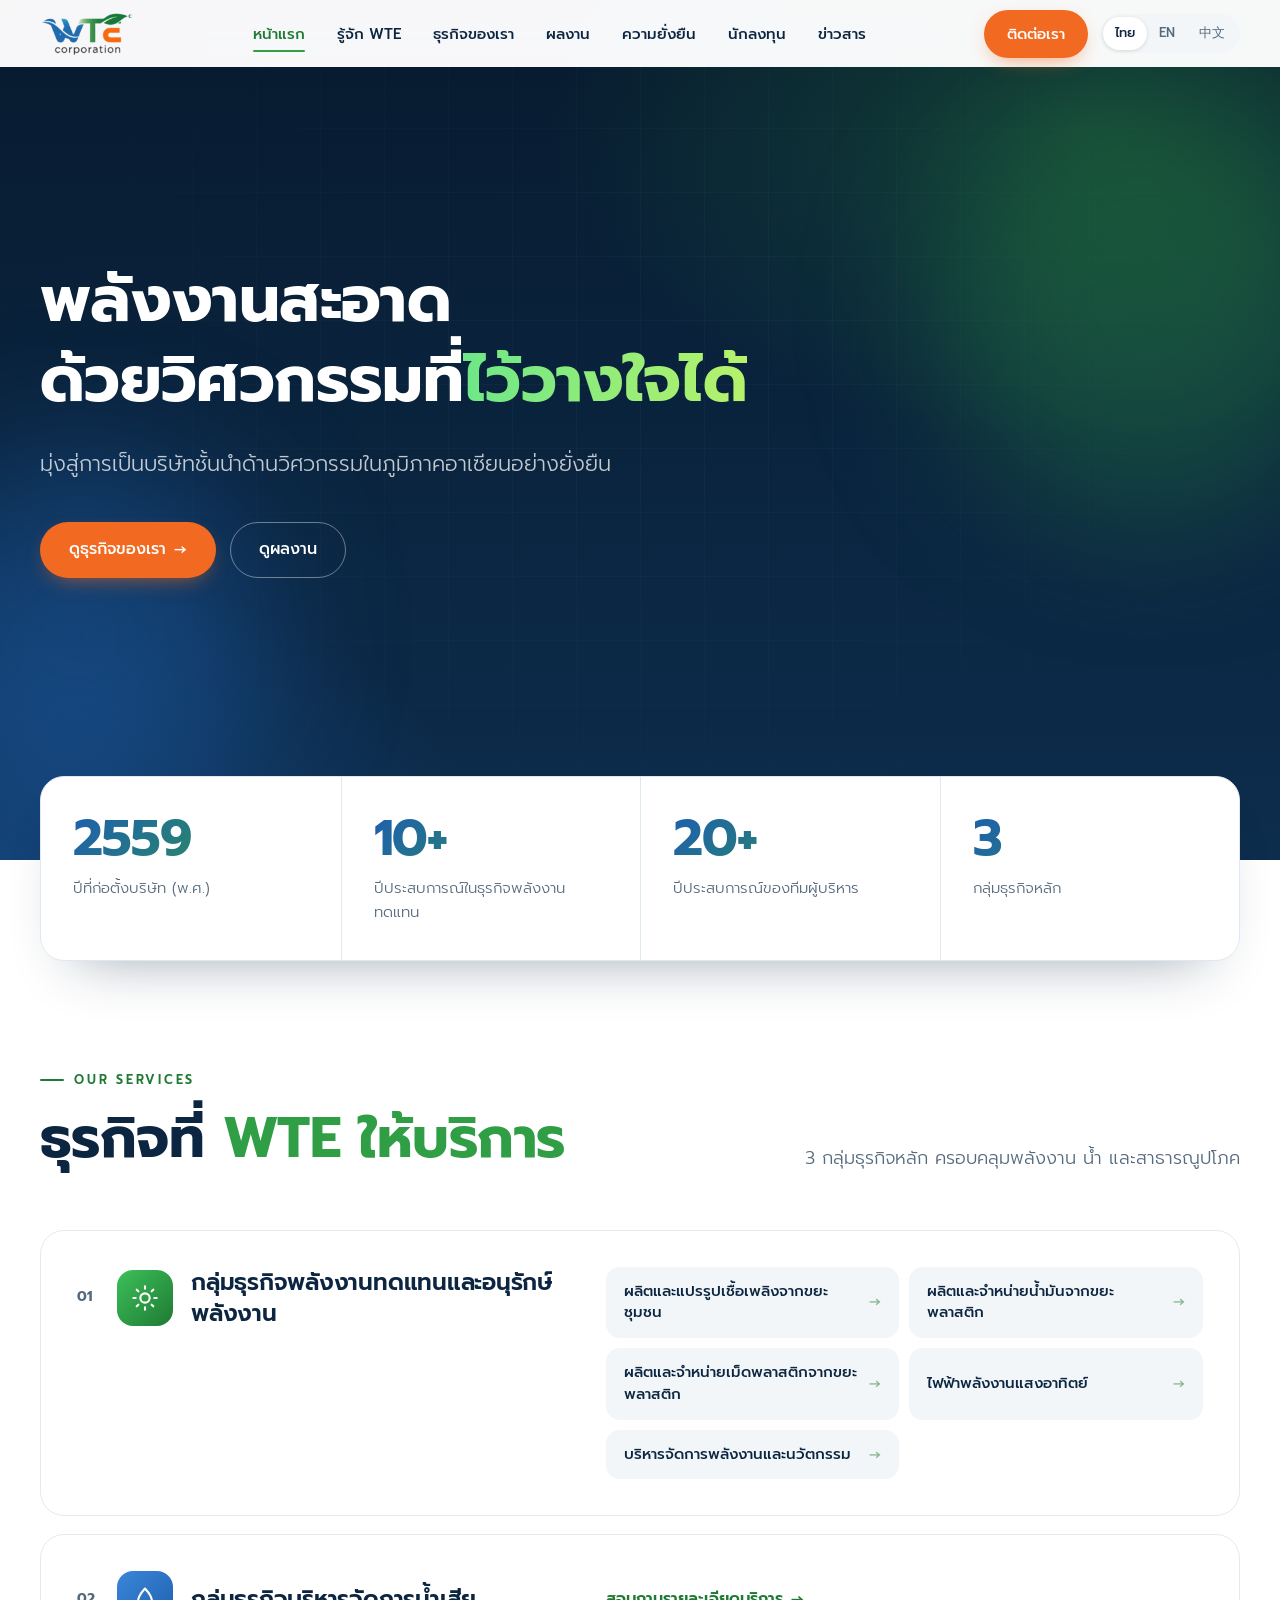
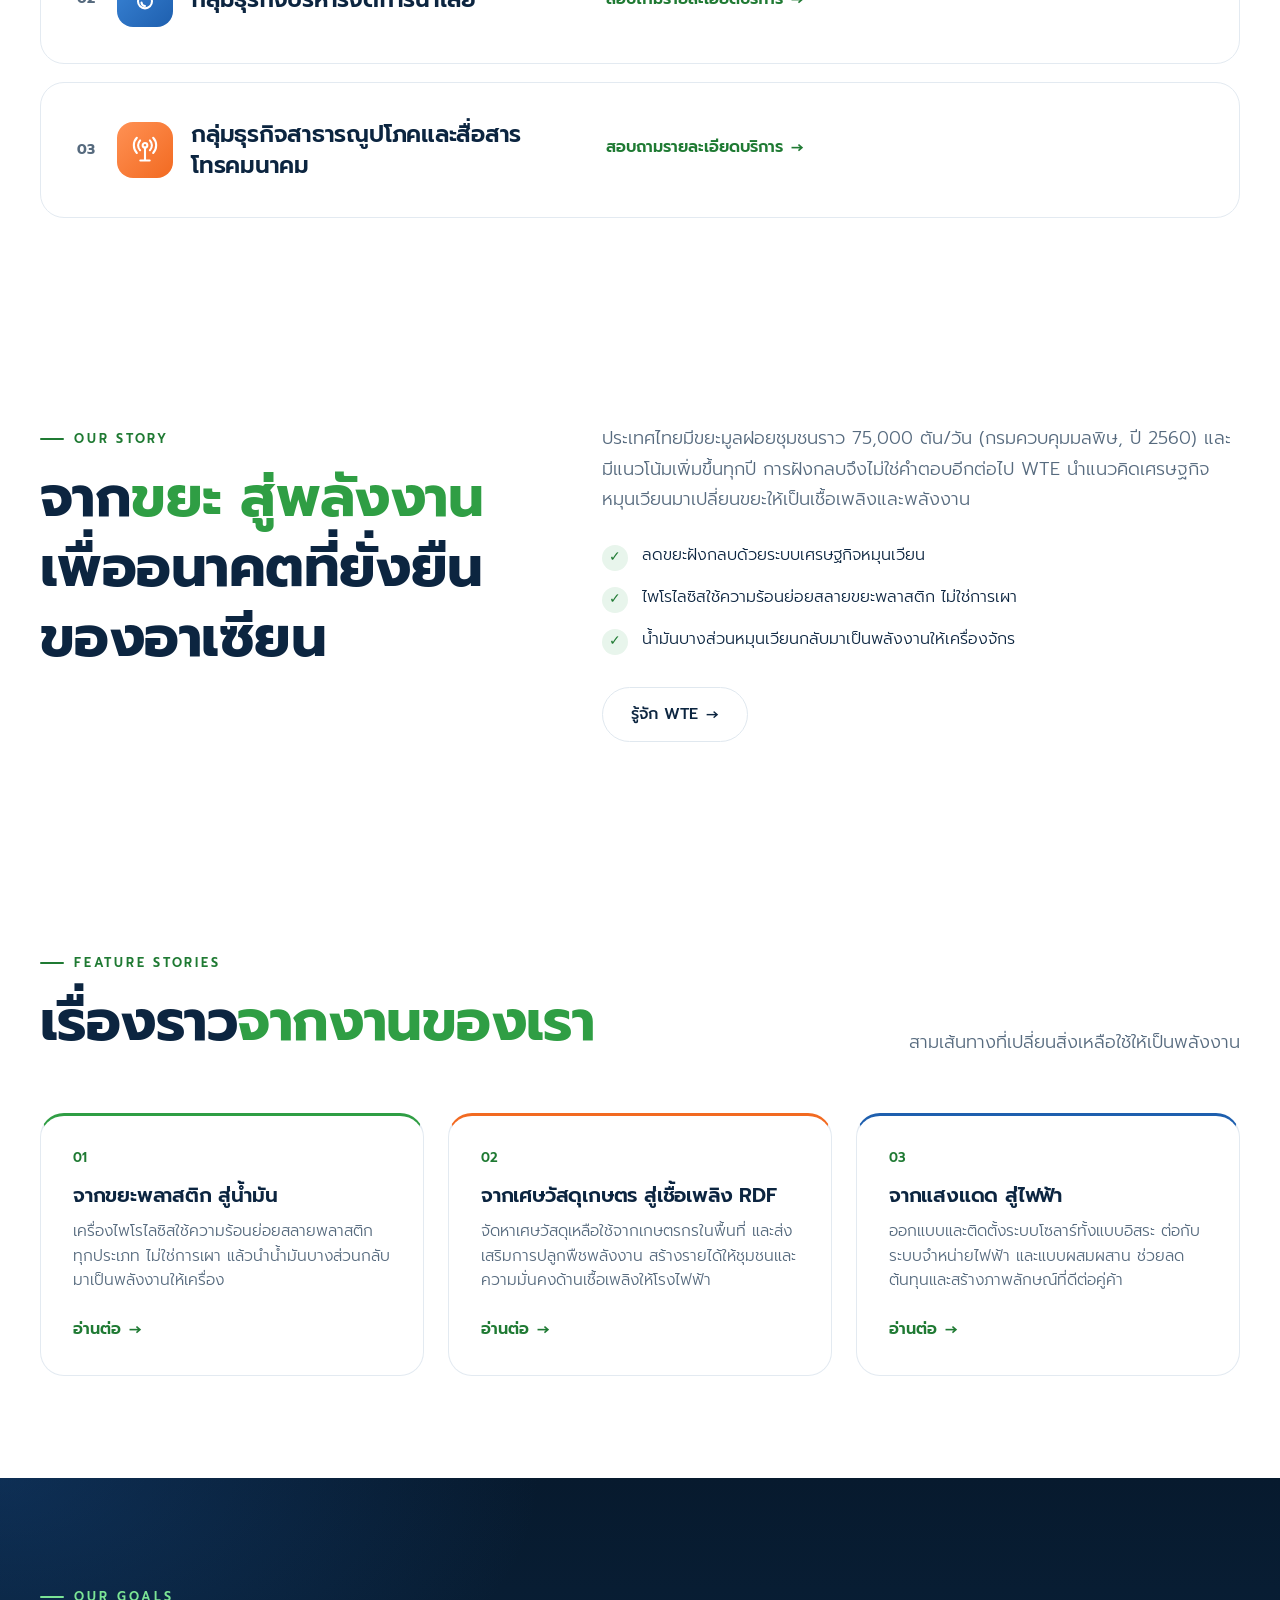
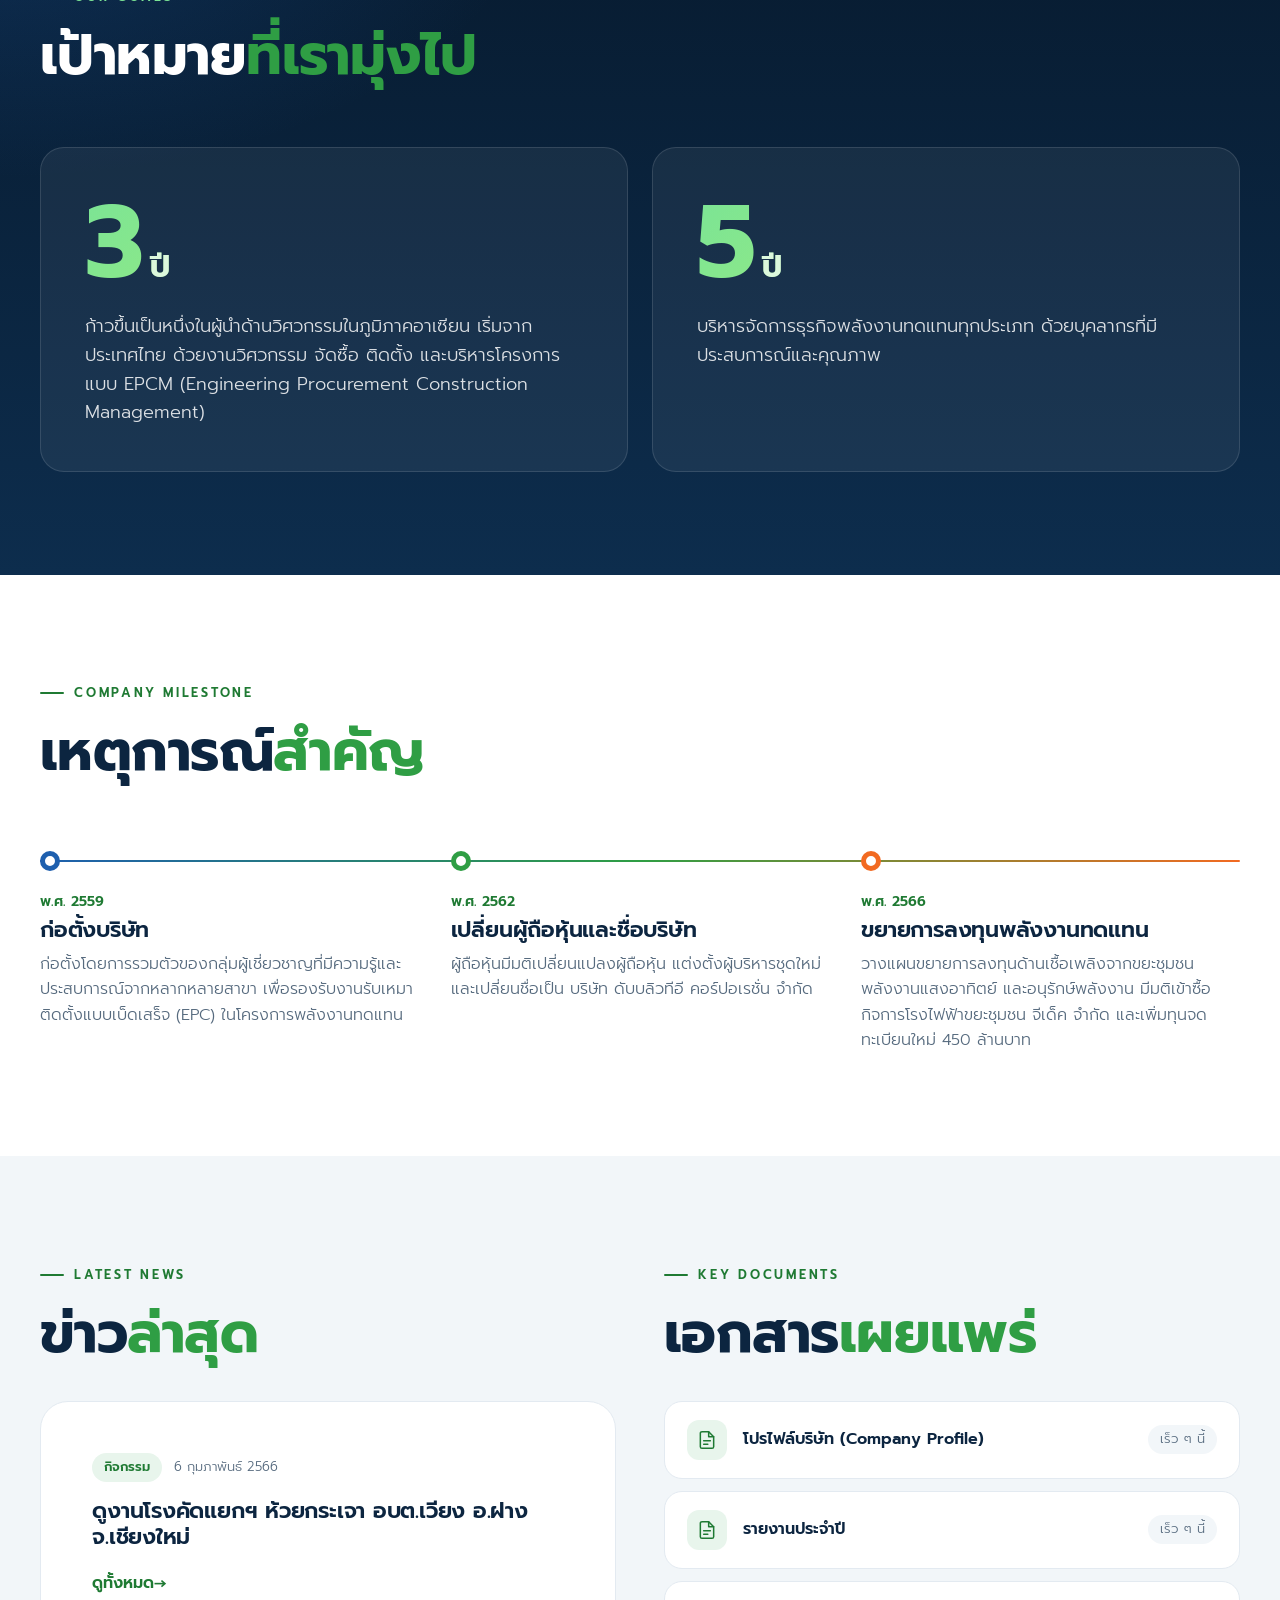
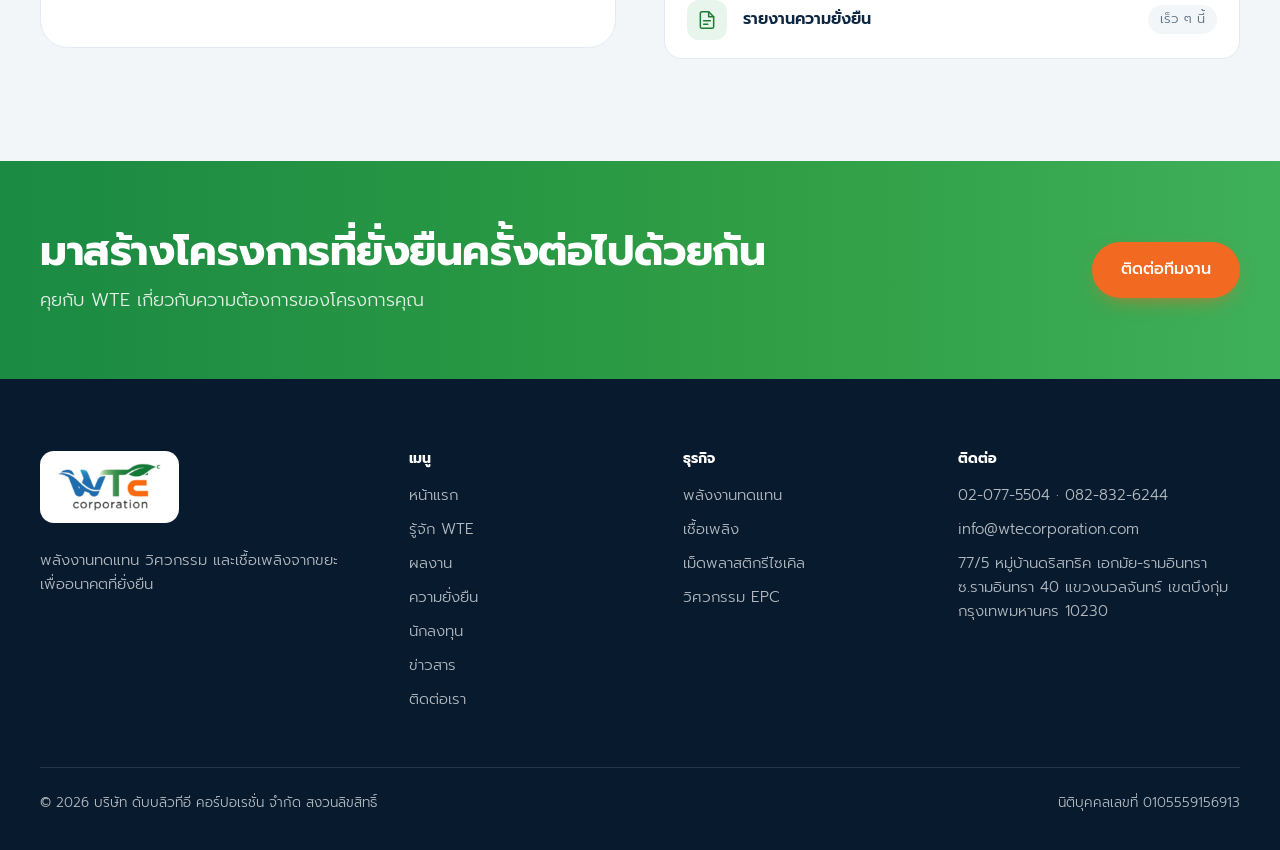
<file: index.html>
<!doctype html>
<html lang="th">
<head>
<meta charset="utf-8">
<meta name="viewport" content="width=device-width, initial-scale=1">
<title data-i18n="meta.home">WTE Corporation | พลังงานสะอาด วิศวกรรมที่ไว้วางใจได้</title>
<meta name="description" content="WTE Corporation — renewable energy, waste-to-energy and EPC engineering in Thailand. บริษัท ดับบลิวทีอี คอร์ปอเรชั่น จำกัด">
<meta name="theme-color" content="#0d2d4d">
<link rel="icon" href="assets/img/favicon.svg" type="image/svg+xml">
<link rel="preconnect" href="https://fonts.googleapis.com">
<link rel="preconnect" href="https://fonts.gstatic.com" crossorigin>
<link href="https://fonts.googleapis.com/css2?family=Prompt:wght@300;400;500;600;700&display=swap" rel="stylesheet">
<link rel="stylesheet" href="css/style.css?v=1794495268">
</head>
<body>
<a class="sr" href="#main" data-i18n="nav.skip" style="position:absolute;left:-999px">ข้ามไปยังเนื้อหา</a>
<header class="nav" id="nav"><div class="container nav-in">
<a class="brand" href="index.html" aria-label="WTE Corporation"><img src="assets/img/logo.png" alt="WTE Corporation" width="94" height="46"></a>
<nav class="menu" id="menu" aria-label="Main"><a href="index.html" class=active aria-current=page data-i18n="nav.home">หน้าแรก</a><a href="about.html" data-i18n="nav.about">รู้จัก WTE</a><a href="business.html" data-i18n="nav.business">ธุรกิจของเรา</a><a href="projects.html" data-i18n="nav.projects">ผลงาน</a><a href="sustainability.html" data-i18n="nav.sus">ความยั่งยืน</a><a href="investors.html" data-i18n="nav.inv">นักลงทุน</a><a href="news.html" data-i18n="nav.news">ข่าวสาร</a><a class="menu-contact" href="contact.html" data-i18n="nav.contact">ติดต่อเรา</a></nav>
<div class="nav-tools"><a class="btn btn-cta" href="contact.html" data-i18n="nav.contact">ติดต่อเรา</a><div class="lang" role="group" aria-label="Language">
<button type="button" data-lang="th" aria-pressed="true">ไทย</button><button type="button" data-lang="en" aria-pressed="false">EN</button><button type="button" data-lang="zh" aria-pressed="false">中文</button></div>
<button class="burger" id="burger" type="button" aria-label="Menu" aria-expanded="false" aria-controls="menu"><span></span><span></span><span></span></button></div>
</div></header>
<main id="main">

<section class="hero">
<div class="orb o1"></div><div class="orb o2"></div>
<div class="container">
<div><h1 data-i18n="h.h1" style="margin-top:0">พลังงานสะอาด<br>ด้วยวิศวกรรมที่<em>ไว้วางใจได้</em></h1>
<p class="sub" data-i18n="c.slogan">มุ่งสู่การเป็นบริษัทชั้นนำด้านวิศวกรรมในภูมิภาคอาเซียนอย่างยั่งยืน</p>
<div class="actions"><a class="btn btn-cta arrow" href="business.html" data-i18n="h.cta1">ดูธุรกิจของเรา</a><a class="btn btn-ghost" href="projects.html" data-i18n="h.cta.btn2">ดูผลงาน</a></div></div>
</div></section>

<section class="container stats-wrap"><div class="stats">
<div class="stat reveal"><b data-i18n="s.1">2559</b><span data-i18n="s.1l">ปีที่ก่อตั้งบริษัท (พ.ศ.)</span></div>
<div class="stat reveal d1"><b>10+</b><span data-i18n="s.2l">ปีประสบการณ์ในธุรกิจพลังงานทดแทน</span></div>
<div class="stat reveal d2"><b>20+</b><span data-i18n="s.3l">ปีประสบการณ์ของทีมผู้บริหาร</span></div>
<div class="stat reveal d3"><b>3</b><span data-i18n="s.4l">กลุ่มธุรกิจหลัก</span></div>
</div></section>

<section class="pad svc-sec"><div class="container">
<div class="section-head"><div><span class="kicker">Our Services</span><h2 class="display" data-i18n="h.svc.h">ธุรกิจที่ <em>WTE ให้บริการ</em></h2></div><p class="lead" style="margin:0" data-i18n="h.svc.p">3 กลุ่มธุรกิจหลัก ครอบคลุมพลังงาน น้ำ และสาธารณูปโภค</p></div>
<div class="svc-list">
<article class="svc reveal"><div class="svc-head"><span class="svc-no">01</span><span class="svc-ico g"><svg viewBox="0 0 24 24" fill="none" stroke="currentColor" stroke-width="1.8" stroke-linecap="round" stroke-linejoin="round"><circle cx="12" cy="12" r="4"/><path d="M12 2v2M12 20v2M4.900 4.900l1.400 1.400M17.700 17.700l1.400 1.400M2 12h2M20 12h2M4.900 19.100l1.400-1.400M17.700 6.300l1.400-1.400"/></svg></span><h3 data-i18n="a.g1">กลุ่มธุรกิจพลังงานทดแทนและอนุรักษ์พลังงาน</h3></div>
<ul class="svc-subs">
<li><a href="business.html#fuel"><span data-i18n="a.g1.1">ผลิตและแปรรูปเชื้อเพลิงจากขยะชุมชน</span><i aria-hidden="true">→</i></a></li>
<li><a href="business.html#fuel"><span data-i18n="a.g1.2">ผลิตและจำหน่ายน้ำมันจากขยะพลาสติก</span><i aria-hidden="true">→</i></a></li>
<li><a href="business.html#plastic"><span data-i18n="a.g1.3">ผลิตและจำหน่ายเม็ดพลาสติกจากขยะพลาสติก</span><i aria-hidden="true">→</i></a></li>
<li><a href="business.html#energy"><span data-i18n="a.g1.4">ไฟฟ้าพลังงานแสงอาทิตย์</span><i aria-hidden="true">→</i></a></li>
<li><a href="business.html#energy"><span data-i18n="a.g1.5">บริหารจัดการพลังงานและนวัตกรรม</span><i aria-hidden="true">→</i></a></li>
</ul></article>
<article class="svc reveal"><div class="svc-head"><span class="svc-no">02</span><span class="svc-ico b"><svg viewBox="0 0 24 24" fill="none" stroke="currentColor" stroke-width="1.8" stroke-linecap="round" stroke-linejoin="round"><path d="M12 3s6 6.5 6 11a6 6 0 0 1-12 0c0-4.5 6-11 6-11Z"/><path d="M9 15a3 3 0 0 0 3 3"/></svg></span><h3 data-i18n="a.g2">กลุ่มธุรกิจบริหารจัดการน้ำเสีย</h3></div>
<div class="svc-subs svc-empty"><a class="more arrow" href="contact.html" data-i18n="svc.ask">สอบถามรายละเอียดบริการ</a></div></article>
<article class="svc reveal"><div class="svc-head"><span class="svc-no">03</span><span class="svc-ico o"><svg viewBox="0 0 24 24" fill="none" stroke="currentColor" stroke-width="1.8" stroke-linecap="round" stroke-linejoin="round"><path d="M12 10v11M8 21h8"/><circle cx="12" cy="8" r="2"/><path d="M7.8 3.8a6 6 0 0 0 0 8.4M16.2 3.8a6 6 0 0 1 0 8.4M5 1.5a9.5 9.5 0 0 0 0 13M19 1.5a9.5 9.5 0 0 1 0 13"/></svg></span><h3 data-i18n="a.g3">กลุ่มธุรกิจสาธารณูปโภคและสื่อสารโทรคมนาคม</h3></div>
<div class="svc-subs svc-empty"><a class="more arrow" href="contact.html" data-i18n="svc.ask">สอบถามรายละเอียดบริการ</a></div></article>
</div></div></section>

<section class="pad"><div class="container"><div class="split">
<div class="duo"><div class="sec-title"><span class="kicker">Our Story</span>
<h2 class="display reveal" data-i18n="h.about.h">จาก<em>ขยะ สู่พลังงาน</em> เพื่ออนาคตที่ยั่งยืนของอาเซียน</h2></div>
<div class="sec-body"><p class="lead reveal d1" data-i18n="h.w2e.p">ประเทศไทยมีขยะมูลฝอยชุมชนราว 75,000 ตัน/วัน (กรมควบคุมมลพิษ, ปี 2560) และมีแนวโน้มเพิ่มขึ้นทุกปี การฝังกลบจึงไม่ใช่คำตอบอีกต่อไป WTE นำแนวคิดเศรษฐกิจหมุนเวียนมาเปลี่ยนขยะให้เป็นเชื้อเพลิงและพลังงาน</p>
<ul class="checks reveal d2"><li data-i18n="h.w2e.1">ลดขยะฝังกลบด้วยระบบเศรษฐกิจหมุนเวียน</li><li data-i18n="h.w2e.2">ไพโรไลซิสใช้ความร้อนย่อยสลายขยะพลาสติก ไม่ใช่การเผา</li><li data-i18n="h.w2e.3">น้ำมันบางส่วนหมุนเวียนกลับมาเป็นพลังงานให้เครื่องจักร</li></ul>
<p style="margin-top:32px" class="reveal d3"><a class="btn btn-line arrow" href="about.html" data-i18n="nav.about">รู้จัก WTE</a></p></div></div>
</div></div></section>


<section class="pad"><div class="container">
<div class="section-head"><div><span class="kicker">Feature Stories</span><h2 class="display" data-i18n="h.st.h">เรื่องราว<em>จากงานของเรา</em></h2></div><p class="lead" style="margin:0" data-i18n="h.st.p">สามเส้นทางที่เปลี่ยนสิ่งเหลือใช้ให้เป็นพลังงาน</p></div>
<div class="grid-3">
<a class="card story reveal" href="business.html#fuel"><span class="num">01</span><h3 data-i18n="st.1h">จากขยะพลาสติก สู่น้ำมัน</h3><p data-i18n="st.1p">เครื่องไพโรไลซิสใช้ความร้อนย่อยสลายพลาสติกทุกประเภท ไม่ใช่การเผา แล้วนำน้ำมันบางส่วนกลับมาเป็นพลังงานให้เครื่อง</p><span class="more arrow" data-i18n="c.read">อ่านต่อ</span></a>
<a class="card story reveal d1" href="business.html#fuel"><span class="num">02</span><h3 data-i18n="st.2h">จากเศษวัสดุเกษตร สู่เชื้อเพลิง RDF</h3><p data-i18n="st.2p">จัดหาเศษวัสดุเหลือใช้จากเกษตรกรในพื้นที่ และส่งเสริมการปลูกพืชพลังงาน สร้างรายได้ให้ชุมชนและความมั่นคงด้านเชื้อเพลิงให้โรงไฟฟ้า</p><span class="more arrow" data-i18n="c.read">อ่านต่อ</span></a>
<a class="card story reveal d2" href="business.html#energy"><span class="num">03</span><h3 data-i18n="st.3h">จากแสงแดด สู่ไฟฟ้า</h3><p data-i18n="st.3p">ออกแบบและติดตั้งระบบโซลาร์ทั้งแบบอิสระ ต่อกับระบบจำหน่ายไฟฟ้า และแบบผสมผสาน ช่วยลดต้นทุนและสร้างภาพลักษณ์ที่ดีต่อคู่ค้า</p><span class="more arrow" data-i18n="c.read">อ่านต่อ</span></a>
</div></div></section>

<section class="pad dark-sec on-dark"><div class="container">
<span class="kicker">Our Goals</span><h2 class="display" data-i18n="h.goal.h">เป้าหมาย<em>ที่เรามุ่งไป</em></h2>
<div class="goals">
<div class="goal reveal"><div class="yr">3<small data-i18n="h.goal.y">ปี</small></div><p data-i18n="h.goal.1">ก้าวขึ้นเป็นหนึ่งในผู้นำด้านวิศวกรรมในภูมิภาคอาเซียน เริ่มจากประเทศไทย ด้วยงานวิศวกรรม จัดซื้อ ติดตั้ง และบริหารโครงการแบบ EPCM (Engineering Procurement Construction Management)</p></div>
<div class="goal reveal d1"><div class="yr">5<small data-i18n="h.goal.y">ปี</small></div><p data-i18n="h.goal.2">บริหารจัดการธุรกิจพลังงานทดแทนทุกประเภท ด้วยบุคลากรที่มีประสบการณ์และคุณภาพ</p></div>
</div></div></section>

<section class="pad"><div class="container"><span class="kicker">Company Milestone</span>
<h2 class="display" data-i18n="h.ms.h">เหตุการณ์<em>สำคัญ</em></h2><div class="timeline"><div class="tl reveal"><div class="y" data-i18n="ms.y1">พ.ศ. 2559</div><h3 data-i18n="ms.1h">ก่อตั้งบริษัท</h3><p data-i18n="ms.1p">ก่อตั้งโดยการรวมตัวของกลุ่มผู้เชี่ยวชาญที่มีความรู้และประสบการณ์จากหลากหลายสาขา เพื่อรองรับงานรับเหมาติดตั้งแบบเบ็ดเสร็จ (EPC) ในโครงการพลังงานทดแทน</p></div><div class="tl reveal"><div class="y" data-i18n="ms.y2">พ.ศ. 2562</div><h3 data-i18n="ms.2h">เปลี่ยนผู้ถือหุ้นและชื่อบริษัท</h3><p data-i18n="ms.2p">ผู้ถือหุ้นมีมติเปลี่ยนแปลงผู้ถือหุ้น แต่งตั้งผู้บริหารชุดใหม่ และเปลี่ยนชื่อเป็น บริษัท ดับบลิวทีอี คอร์ปอเรชั่น จำกัด</p></div><div class="tl reveal"><div class="y" data-i18n="ms.y3">พ.ศ. 2566</div><h3 data-i18n="ms.3h">ขยายการลงทุนพลังงานทดแทน</h3><p data-i18n="ms.3p">วางแผนขยายการลงทุนด้านเชื้อเพลิงจากขยะชุมชน พลังงานแสงอาทิตย์ และอนุรักษ์พลังงาน มีมติเข้าซื้อกิจการโรงไฟฟ้าขยะชุมชน จีเด็ค จำกัด และเพิ่มทุนจดทะเบียนใหม่ 450 ล้านบาท</p></div></div></div></section>

<section class="pad soft"><div class="container"><div class="grid-2" style="gap:48px;align-items:start">
<div><span class="kicker">Latest News</span><h2 class="display" data-i18n="h.news.h">ข่าว<em>ล่าสุด</em></h2>
<a class="news-card reveal" href="news.html" style="margin-top:32px"><div class="body"><div class="meta"><b data-i18n="n.tag">กิจกรรม</b><time datetime="2023-02-06" data-i18n="n.date">6 กุมภาพันธ์ 2566</time></div><h3 data-i18n="n.title" style="font-size:22px">ดูงานโรงคัดแยกฯ ห้วยกระเจา อบต.เวียง อ.ฝาง จ.เชียงใหม่</h3><span class="more arrow" style="margin-top:20px;font-weight:600;color:var(--green-d)" data-i18n="c.all">ดูทั้งหมด</span></div></a></div>
<div><span class="kicker">Key Documents</span><h2 class="display" data-i18n="h.doc.h">เอกสาร<em>เผยแพร่</em></h2><div style="margin-top:32px"><ul class="docs"><li class="doc reveal"><span class="di"><svg viewBox="0 0 24 24" fill="none" stroke="currentColor" stroke-width="1.8" stroke-linecap="round" stroke-linejoin="round"><path d="M14 2H6a2 2 0 0 0-2 2v16a2 2 0 0 0 2 2h12a2 2 0 0 0 2-2V8l-6-6Z"/><path d="M14 2v6h6M8 13h8M8 17h5"/></svg></span><span class="dt" data-i18n="d.1">โปรไฟล์บริษัท (Company Profile)</span><span class="ds" data-i18n="d.soon">เร็ว ๆ นี้</span></li><li class="doc reveal"><span class="di"><svg viewBox="0 0 24 24" fill="none" stroke="currentColor" stroke-width="1.8" stroke-linecap="round" stroke-linejoin="round"><path d="M14 2H6a2 2 0 0 0-2 2v16a2 2 0 0 0 2 2h12a2 2 0 0 0 2-2V8l-6-6Z"/><path d="M14 2v6h6M8 13h8M8 17h5"/></svg></span><span class="dt" data-i18n="d.2">รายงานประจำปี</span><span class="ds" data-i18n="d.soon">เร็ว ๆ นี้</span></li><li class="doc reveal"><span class="di"><svg viewBox="0 0 24 24" fill="none" stroke="currentColor" stroke-width="1.8" stroke-linecap="round" stroke-linejoin="round"><path d="M14 2H6a2 2 0 0 0-2 2v16a2 2 0 0 0 2 2h12a2 2 0 0 0 2-2V8l-6-6Z"/><path d="M14 2v6h6M8 13h8M8 17h5"/></svg></span><span class="dt" data-i18n="d.3">รายงานความยั่งยืน</span><span class="ds" data-i18n="d.soon">เร็ว ๆ นี้</span></li></ul></div></div>
</div></div></section>
<section class="cta-band"><div class="container cta-in">
<div><h2 data-i18n="h.cta.h">มาสร้างโครงการที่ยั่งยืนครั้งต่อไปด้วยกัน</h2><p data-i18n="h.cta.p">คุยกับ WTE เกี่ยวกับความต้องการของโครงการคุณ</p></div>
<a class="btn btn-cta" href="contact.html" data-i18n="c.contactus">ติดต่อทีมงาน</a></div></section>

</main>
<footer class="footer"><div class="container">
<div class="cols">
<div><a class="logo-tile" href="index.html"><img src="assets/img/logo.png" alt="WTE Corporation" width="106" height="52"></a>
<p style="margin-top:18px;max-width:320px" data-i18n="f.tag">พลังงานทดแทน วิศวกรรม และเชื้อเพลิงจากขยะ เพื่ออนาคตที่ยั่งยืน</p></div>
<div><h4 data-i18n="f.nav">เมนู</h4><ul>
<li><a href="index.html" data-i18n="nav.home">หน้าแรก</a></li><li><a href="about.html" data-i18n="nav.about">รู้จัก WTE</a></li><li><a href="projects.html" data-i18n="nav.projects">ผลงาน</a></li><li><a href="sustainability.html" data-i18n="nav.sus">ความยั่งยืน</a></li><li><a href="investors.html" data-i18n="nav.inv">นักลงทุน</a></li><li><a href="news.html" data-i18n="nav.news">ข่าวสาร</a></li><li><a href="contact.html" data-i18n="nav.contact">ติดต่อเรา</a></li></ul></div>
<div><h4 data-i18n="f.biz">ธุรกิจ</h4><ul>
<li><a href="business.html#energy" data-i18n="b.nav1">พลังงานทดแทน</a></li><li><a href="business.html#fuel" data-i18n="b.nav2">เชื้อเพลิง</a></li><li><a href="business.html#plastic" data-i18n="b.nav3">เม็ดพลาสติกรีไซเคิล</a></li><li><a href="business.html#engineering" data-i18n="b.nav4">วิศวกรรม EPC</a></li></ul></div>
<div><h4 data-i18n="f.contact">ติดต่อ</h4><ul>
<li><a href="tel:020775504">02-077-5504</a> · <a href="tel:0828326244">082-832-6244</a></li>
<li><a href="mailto:info@wtecorporation.com">info@wtecorporation.com</a></li>
<li data-i18n="c.office.addr">77/5 หมู่บ้านดริสทริค เอกมัย-รามอินทรา ซ.รามอินทรา 40 แขวงนวลจันทร์ เขตบึงกุ่ม กรุงเทพมหานคร 10230</li></ul></div>
</div>
<div class="legal"><span>© 2026 <span data-i18n="c.company">บริษัท ดับบลิวทีอี คอร์ปอเรชั่น จำกัด</span> <span data-i18n="c.rights">สงวนลิขสิทธิ์</span></span><span data-i18n="c.regno">นิติบุคคลเลขที่ 0105559156913</span></div>
</div></footer>
<script src="js/i18n.js?v=1794495268"></script>
<script src="js/main.js?v=1794495268"></script>
</body>
</html>
</file>
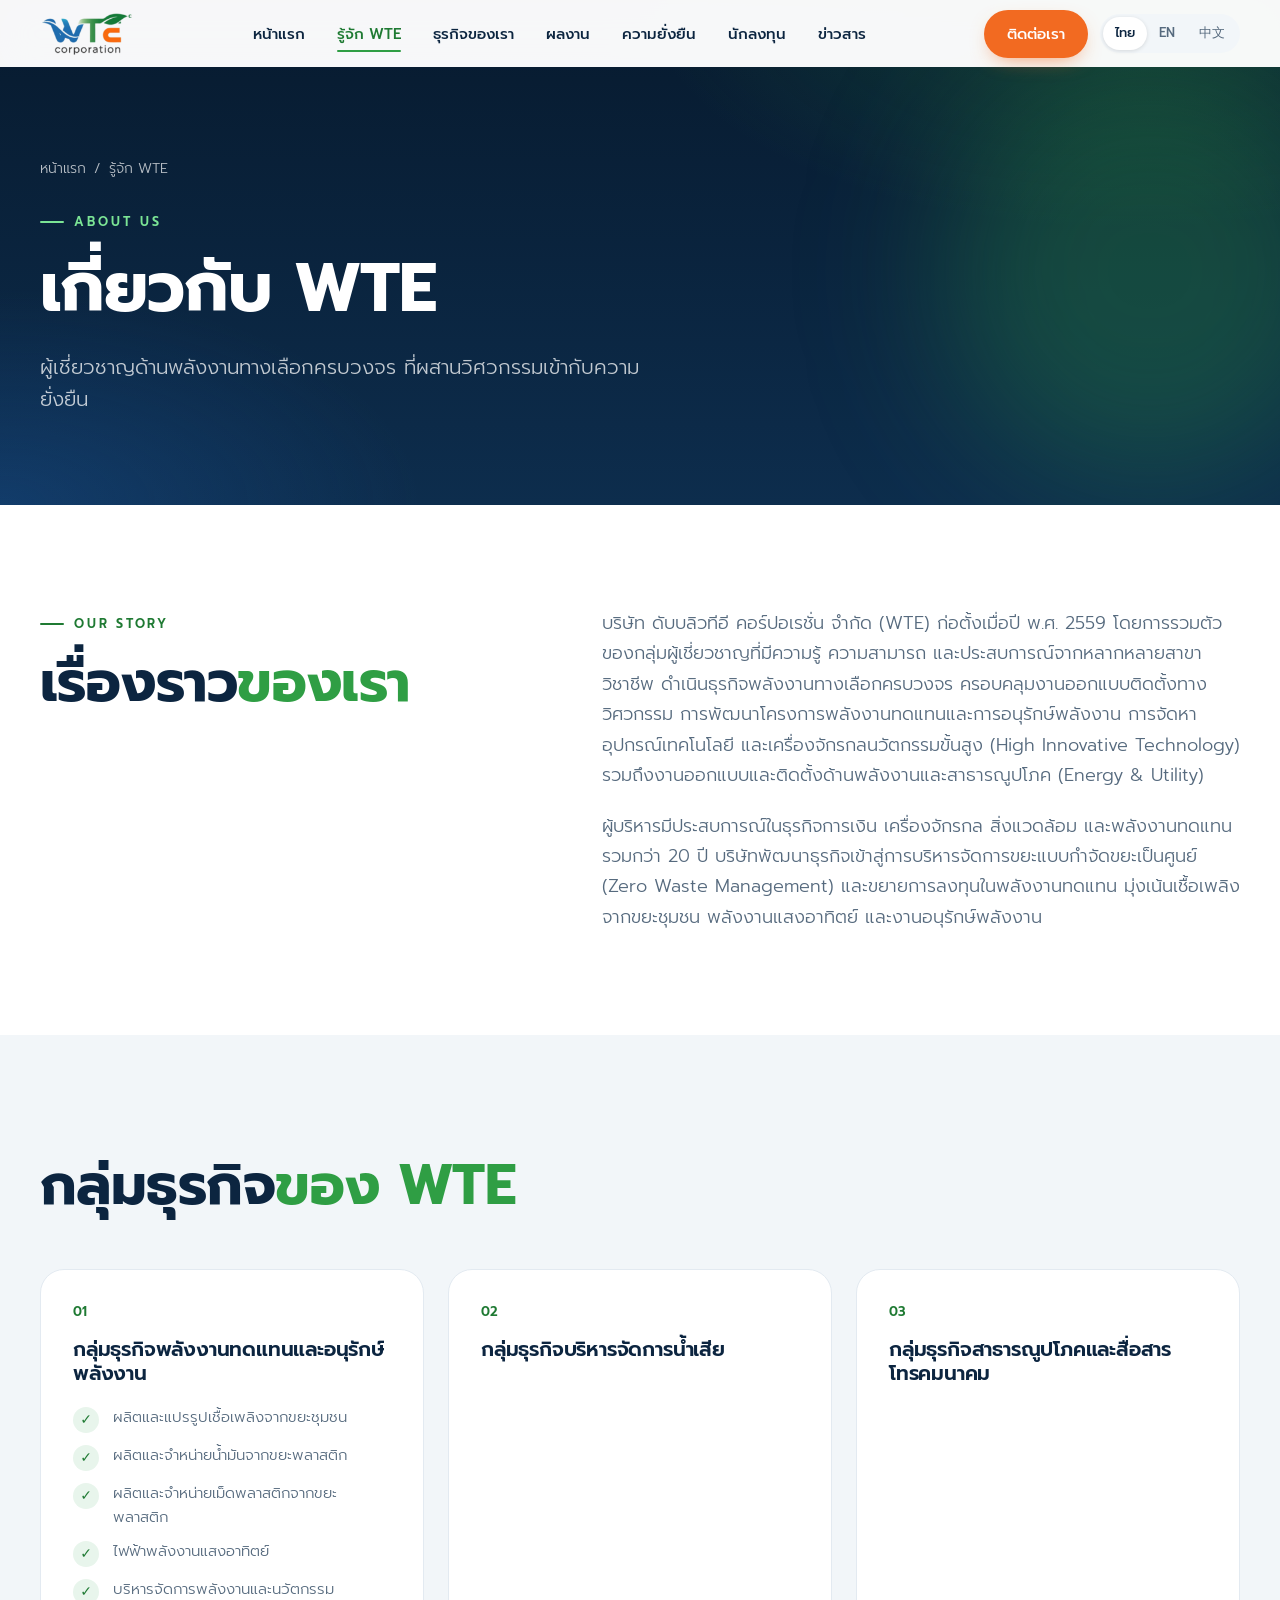
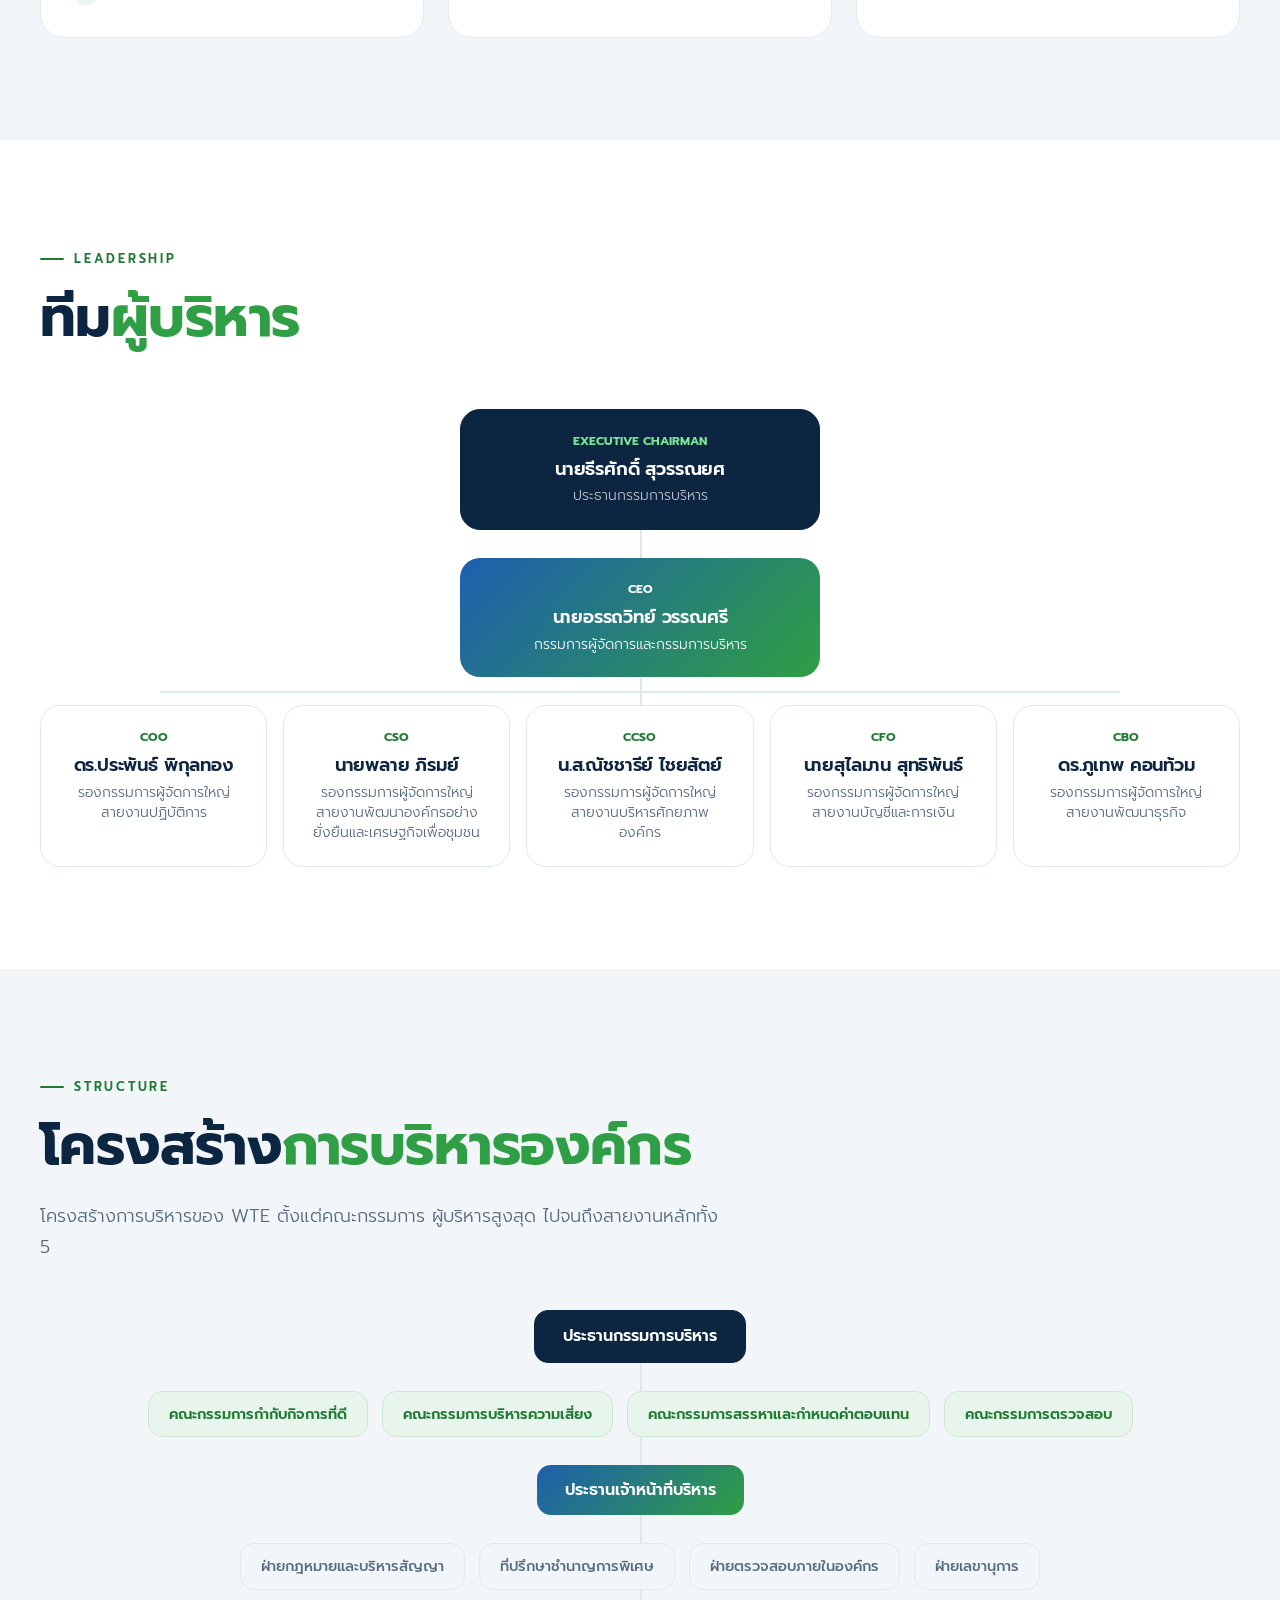
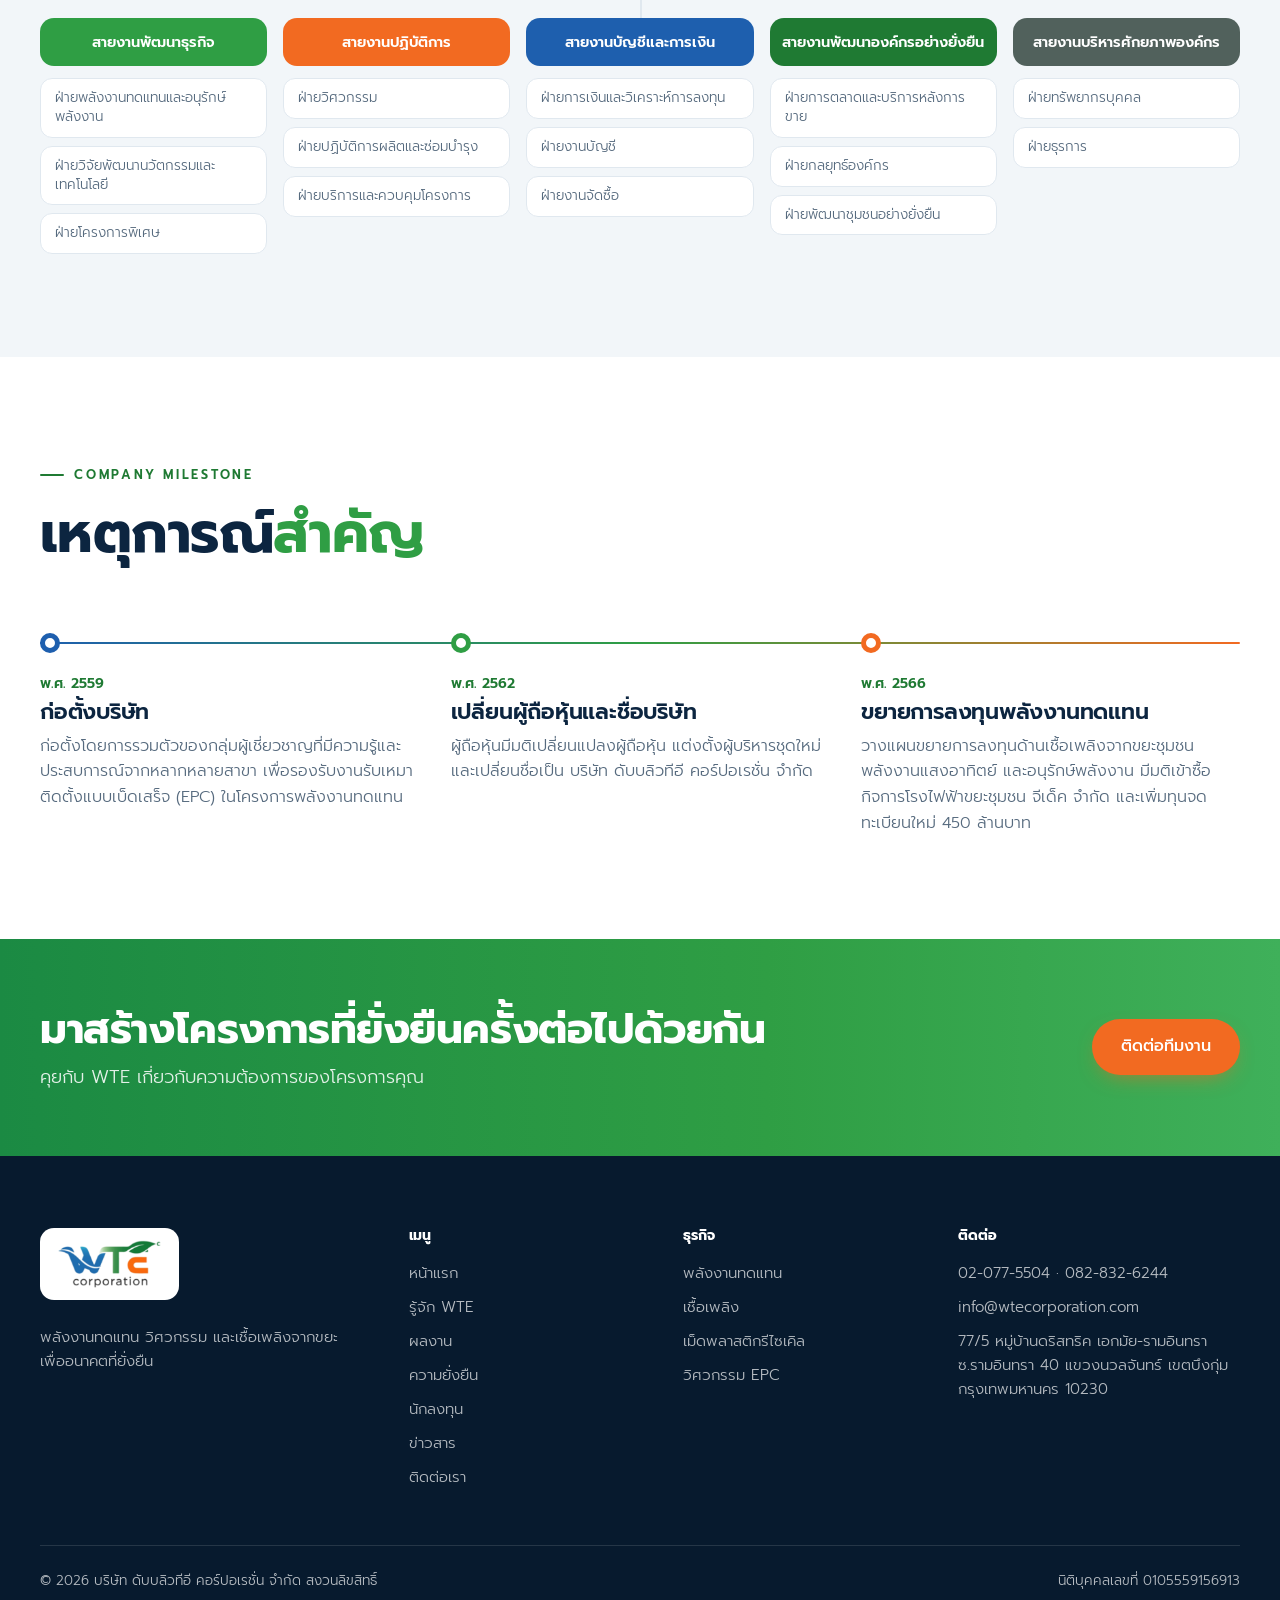
<file: about.html>
<!doctype html>
<html lang="th">
<head>
<meta charset="utf-8">
<meta name="viewport" content="width=device-width, initial-scale=1">
<title data-i18n="meta.about">เกี่ยวกับเรา | WTE Corporation</title>
<meta name="description" content="WTE Corporation — renewable energy, waste-to-energy and EPC engineering in Thailand. บริษัท ดับบลิวทีอี คอร์ปอเรชั่น จำกัด">
<meta name="theme-color" content="#0d2d4d">
<link rel="icon" href="assets/img/favicon.svg" type="image/svg+xml">
<link rel="preconnect" href="https://fonts.googleapis.com">
<link rel="preconnect" href="https://fonts.gstatic.com" crossorigin>
<link href="https://fonts.googleapis.com/css2?family=Prompt:wght@300;400;500;600;700&display=swap" rel="stylesheet">
<link rel="stylesheet" href="css/style.css?v=1794495268">
</head>
<body>
<a class="sr" href="#main" data-i18n="nav.skip" style="position:absolute;left:-999px">ข้ามไปยังเนื้อหา</a>
<header class="nav" id="nav"><div class="container nav-in">
<a class="brand" href="index.html" aria-label="WTE Corporation"><img src="assets/img/logo.png" alt="WTE Corporation" width="94" height="46"></a>
<nav class="menu" id="menu" aria-label="Main"><a href="index.html" data-i18n="nav.home">หน้าแรก</a><a href="about.html" class=active aria-current=page data-i18n="nav.about">รู้จัก WTE</a><a href="business.html" data-i18n="nav.business">ธุรกิจของเรา</a><a href="projects.html" data-i18n="nav.projects">ผลงาน</a><a href="sustainability.html" data-i18n="nav.sus">ความยั่งยืน</a><a href="investors.html" data-i18n="nav.inv">นักลงทุน</a><a href="news.html" data-i18n="nav.news">ข่าวสาร</a><a class="menu-contact" href="contact.html" data-i18n="nav.contact">ติดต่อเรา</a></nav>
<div class="nav-tools"><a class="btn btn-cta" href="contact.html" data-i18n="nav.contact">ติดต่อเรา</a><div class="lang" role="group" aria-label="Language">
<button type="button" data-lang="th" aria-pressed="true">ไทย</button><button type="button" data-lang="en" aria-pressed="false">EN</button><button type="button" data-lang="zh" aria-pressed="false">中文</button></div>
<button class="burger" id="burger" type="button" aria-label="Menu" aria-expanded="false" aria-controls="menu"><span></span><span></span><span></span></button></div>
</div></header>
<main id="main">

<section class="page-hero"><div class="orb o1"></div><div class="container">
<nav class="crumbs" aria-label="Breadcrumb"><a href="index.html" data-i18n="bc.home">หน้าแรก</a><span>/</span><span data-i18n="nav.about">รู้จัก WTE</span></nav>
<span class="kicker">About Us</span><h1 data-i18n="a.h1" class="reveal">เกี่ยวกับ WTE</h1><p data-i18n="a.sub" class="reveal d1">ผู้เชี่ยวชาญด้านพลังงานทางเลือกครบวงจร ที่ผสานวิศวกรรมเข้ากับความยั่งยืน</p></div></section>
<section class="pad"><div class="container"><div class="split">
<div class="duo"><div class="sec-title"><span class="kicker">Our Story</span><h2 class="display reveal" data-i18n="a.story.h">เรื่องราว<em>ของเรา</em></h2></div>
<div class="sec-body"><p class="lead reveal d1" data-i18n="a.story.p1">บริษัท ดับบลิวทีอี คอร์ปอเรชั่น จำกัด (WTE) ก่อตั้งเมื่อปี พ.ศ. 2559 โดยการรวมตัวของกลุ่มผู้เชี่ยวชาญที่มีความรู้ ความสามารถ และประสบการณ์จากหลากหลายสาขาวิชาชีพ ดำเนินธุรกิจพลังงานทางเลือกครบวงจร ครอบคลุมงานออกแบบติดตั้งทางวิศวกรรม การพัฒนาโครงการพลังงานทดแทนและการอนุรักษ์พลังงาน การจัดหาอุปกรณ์เทคโนโลยี และเครื่องจักรกลนวัตกรรมขั้นสูง (High Innovative Technology) รวมถึงงานออกแบบและติดตั้งด้านพลังงานและสาธารณูปโภค (Energy & Utility)</p><p class="lead reveal d2" data-i18n="a.story.p2">ผู้บริหารมีประสบการณ์ในธุรกิจการเงิน เครื่องจักรกล สิ่งแวดล้อม และพลังงานทดแทน รวมกว่า 20 ปี บริษัทพัฒนาธุรกิจเข้าสู่การบริหารจัดการขยะแบบกำจัดขยะเป็นศูนย์ (Zero Waste Management) และขยายการลงทุนในพลังงานทดแทน มุ่งเน้นเชื้อเพลิงจากขยะชุมชน พลังงานแสงอาทิตย์ และงานอนุรักษ์พลังงาน</p></div></div>
</div></div></section>

<section class="pad soft"><div class="container">
<h2 class="display" data-i18n="a.groups.h">กลุ่มธุรกิจ<em>ของ WTE</em></h2>
<div class="grid-3" style="margin-top:48px">
<div class="card reveal"><span class="num">01</span><h3 data-i18n="a.g1">กลุ่มธุรกิจพลังงานทดแทนและอนุรักษ์พลังงาน</h3><ul class="checks" style="margin-top:20px;gap:10px;font-size:15px;color:var(--muted)"><li data-i18n="a.g1.1">ผลิตและแปรรูปเชื้อเพลิงจากขยะชุมชน</li><li data-i18n="a.g1.2">ผลิตและจำหน่ายน้ำมันจากขยะพลาสติก</li><li data-i18n="a.g1.3">ผลิตและจำหน่ายเม็ดพลาสติกจากขยะพลาสติก</li><li data-i18n="a.g1.4">ไฟฟ้าพลังงานแสงอาทิตย์</li><li data-i18n="a.g1.5">บริหารจัดการพลังงานและนวัตกรรม</li></ul></div>
<div class="card reveal d1"><span class="num">02</span><h3 data-i18n="a.g2">กลุ่มธุรกิจบริหารจัดการน้ำเสีย</h3></div>
<div class="card reveal d2"><span class="num">03</span><h3 data-i18n="a.g3">กลุ่มธุรกิจสาธารณูปโภคและสื่อสารโทรคมนาคม</h3></div>
</div></div></section>

<section class="pad"><div class="container">
<span class="kicker">Leadership</span><h2 class="display" data-i18n="a.team.h">ทีม<em>ผู้บริหาร</em></h2>
<div class="ptree reveal">
<div class="olevel"><div class="pnode top"><small>EXECUTIVE CHAIRMAN</small><h3 data-i18n="p.n1">นายธีรศักดิ์ สุวรรณยศ</h3><p data-i18n="p.r1">ประธานกรรมการบริหาร</p></div></div>
<div class="olevel"><div class="pnode ceo"><small>CEO</small><h3 data-i18n="p.n2">นายอรรถวิทย์ วรรณศรี</h3><p data-i18n="p.r2">กรรมการผู้จัดการและกรรมการบริหาร</p></div></div>
<div class="olevel pcols"><div class="pnode "><small>COO</small><h3 data-i18n="p.n3">ดร.ประพันธ์ พิกุลทอง</h3><p data-i18n="p.r3">รองกรรมการผู้จัดการใหญ่ สายงานปฏิบัติการ</p></div><div class="pnode "><small>CSO</small><h3 data-i18n="p.n4">นายพลาย ภิรมย์</h3><p data-i18n="p.r4">รองกรรมการผู้จัดการใหญ่ สายงานพัฒนาองค์กรอย่างยั่งยืนและเศรษฐกิจเพื่อชุมชน</p></div><div class="pnode "><small>CCSO</small><h3 data-i18n="p.n5">น.ส.ณัชชารีย์ ไชยสัตย์</h3><p data-i18n="p.r5">รองกรรมการผู้จัดการใหญ่ สายงานบริหารศักยภาพองค์กร</p></div><div class="pnode "><small>CFO</small><h3 data-i18n="p.n6">นายสุไลมาน สุทธิพันธ์</h3><p data-i18n="p.r6">รองกรรมการผู้จัดการใหญ่ สายงานบัญชีและการเงิน</p></div><div class="pnode "><small>CBO</small><h3 data-i18n="p.n7">ดร.ภูเทพ คอนท้วม</h3><p data-i18n="p.r7">รองกรรมการผู้จัดการใหญ่ สายงานพัฒนาธุรกิจ</p></div></div></div></div></section>

<section class="pad soft"><div class="container">
<span class="kicker">Structure</span><h2 class="display" data-i18n="g.org.h">โครงสร้าง<em>การบริหารองค์กร</em></h2><p class="lead" data-i18n="g.org.p">โครงสร้างการบริหารของ WTE ตั้งแต่คณะกรรมการ ผู้บริหารสูงสุด ไปจนถึงสายงานหลักทั้ง 5</p>
<div class="org reveal" role="group" aria-labelledby="org-h">
<div class="olevel"><div class="onode top" data-i18n="g.o.board">ประธานกรรมการบริหาร</div></div>
<div class="olevel wrap"><div class="onode cm" data-i18n="g.o.c1">คณะกรรมการกำกับกิจการที่ดี</div><div class="onode cm" data-i18n="g.o.c2">คณะกรรมการบริหารความเสี่ยง</div><div class="onode cm" data-i18n="g.o.c3">คณะกรรมการสรรหาและกำหนดค่าตอบแทน</div><div class="onode cm" data-i18n="g.o.c4">คณะกรรมการตรวจสอบ</div></div>
<div class="olevel"><div class="onode top ceo" data-i18n="g.o.ceo">ประธานเจ้าหน้าที่บริหาร</div></div>
<div class="olevel wrap"><div class="onode st" data-i18n="g.o.s1">ฝ่ายกฎหมายและบริหารสัญญา</div><div class="onode st" data-i18n="g.o.s2">ที่ปรึกษาชำนาญการพิเศษ</div><div class="onode st" data-i18n="g.o.s3">ฝ่ายตรวจสอบภายในองค์กร</div><div class="onode st" data-i18n="g.o.s4">ฝ่ายเลขานุการ</div></div>
<div class="ocols"><div class="ocol"><div class="onode dv d1" data-i18n="g.d1">สายงานพัฒนาธุรกิจ</div><ul><li data-i18n="g.d1.1">ฝ่ายพลังงานทดแทนและอนุรักษ์พลังงาน</li><li data-i18n="g.d1.2">ฝ่ายวิจัยพัฒนานวัตกรรมและเทคโนโลยี</li><li data-i18n="g.d1.3">ฝ่ายโครงการพิเศษ</li></ul></div><div class="ocol"><div class="onode dv d2" data-i18n="g.d2">สายงานปฏิบัติการ</div><ul><li data-i18n="g.d2.1">ฝ่ายวิศวกรรม</li><li data-i18n="g.d2.2">ฝ่ายปฏิบัติการผลิตและซ่อมบำรุง</li><li data-i18n="g.d2.3">ฝ่ายบริการและควบคุมโครงการ</li></ul></div><div class="ocol"><div class="onode dv d3" data-i18n="g.d3">สายงานบัญชีและการเงิน</div><ul><li data-i18n="g.d3.1">ฝ่ายการเงินและวิเคราะห์การลงทุน</li><li data-i18n="g.d3.2">ฝ่ายงานบัญชี</li><li data-i18n="g.d3.3">ฝ่ายงานจัดซื้อ</li></ul></div><div class="ocol"><div class="onode dv d4" data-i18n="g.d4">สายงานพัฒนาองค์กรอย่างยั่งยืน</div><ul><li data-i18n="g.d4.1">ฝ่ายการตลาดและบริการหลังการขาย</li><li data-i18n="g.d4.2">ฝ่ายกลยุทธ์องค์กร</li><li data-i18n="g.d4.3">ฝ่ายพัฒนาชุมชนอย่างยั่งยืน</li></ul></div><div class="ocol"><div class="onode dv d5" data-i18n="g.d5">สายงานบริหารศักยภาพองค์กร</div><ul><li data-i18n="g.d5.1">ฝ่ายทรัพยากรบุคคล</li><li data-i18n="g.d5.2">ฝ่ายธุรการ</li></ul></div></div></div></div></section>
<section class="pad"><div class="container"><span class="kicker">Company Milestone</span>
<h2 class="display" data-i18n="h.ms.h">เหตุการณ์<em>สำคัญ</em></h2><div class="timeline"><div class="tl reveal"><div class="y" data-i18n="ms.y1">พ.ศ. 2559</div><h3 data-i18n="ms.1h">ก่อตั้งบริษัท</h3><p data-i18n="ms.1p">ก่อตั้งโดยการรวมตัวของกลุ่มผู้เชี่ยวชาญที่มีความรู้และประสบการณ์จากหลากหลายสาขา เพื่อรองรับงานรับเหมาติดตั้งแบบเบ็ดเสร็จ (EPC) ในโครงการพลังงานทดแทน</p></div><div class="tl reveal"><div class="y" data-i18n="ms.y2">พ.ศ. 2562</div><h3 data-i18n="ms.2h">เปลี่ยนผู้ถือหุ้นและชื่อบริษัท</h3><p data-i18n="ms.2p">ผู้ถือหุ้นมีมติเปลี่ยนแปลงผู้ถือหุ้น แต่งตั้งผู้บริหารชุดใหม่ และเปลี่ยนชื่อเป็น บริษัท ดับบลิวทีอี คอร์ปอเรชั่น จำกัด</p></div><div class="tl reveal"><div class="y" data-i18n="ms.y3">พ.ศ. 2566</div><h3 data-i18n="ms.3h">ขยายการลงทุนพลังงานทดแทน</h3><p data-i18n="ms.3p">วางแผนขยายการลงทุนด้านเชื้อเพลิงจากขยะชุมชน พลังงานแสงอาทิตย์ และอนุรักษ์พลังงาน มีมติเข้าซื้อกิจการโรงไฟฟ้าขยะชุมชน จีเด็ค จำกัด และเพิ่มทุนจดทะเบียนใหม่ 450 ล้านบาท</p></div></div></div></section>
<section class="cta-band"><div class="container cta-in">
<div><h2 data-i18n="h.cta.h">มาสร้างโครงการที่ยั่งยืนครั้งต่อไปด้วยกัน</h2><p data-i18n="h.cta.p">คุยกับ WTE เกี่ยวกับความต้องการของโครงการคุณ</p></div>
<a class="btn btn-cta" href="contact.html" data-i18n="c.contactus">ติดต่อทีมงาน</a></div></section>

</main>
<footer class="footer"><div class="container">
<div class="cols">
<div><a class="logo-tile" href="index.html"><img src="assets/img/logo.png" alt="WTE Corporation" width="106" height="52"></a>
<p style="margin-top:18px;max-width:320px" data-i18n="f.tag">พลังงานทดแทน วิศวกรรม และเชื้อเพลิงจากขยะ เพื่ออนาคตที่ยั่งยืน</p></div>
<div><h4 data-i18n="f.nav">เมนู</h4><ul>
<li><a href="index.html" data-i18n="nav.home">หน้าแรก</a></li><li><a href="about.html" data-i18n="nav.about">รู้จัก WTE</a></li><li><a href="projects.html" data-i18n="nav.projects">ผลงาน</a></li><li><a href="sustainability.html" data-i18n="nav.sus">ความยั่งยืน</a></li><li><a href="investors.html" data-i18n="nav.inv">นักลงทุน</a></li><li><a href="news.html" data-i18n="nav.news">ข่าวสาร</a></li><li><a href="contact.html" data-i18n="nav.contact">ติดต่อเรา</a></li></ul></div>
<div><h4 data-i18n="f.biz">ธุรกิจ</h4><ul>
<li><a href="business.html#energy" data-i18n="b.nav1">พลังงานทดแทน</a></li><li><a href="business.html#fuel" data-i18n="b.nav2">เชื้อเพลิง</a></li><li><a href="business.html#plastic" data-i18n="b.nav3">เม็ดพลาสติกรีไซเคิล</a></li><li><a href="business.html#engineering" data-i18n="b.nav4">วิศวกรรม EPC</a></li></ul></div>
<div><h4 data-i18n="f.contact">ติดต่อ</h4><ul>
<li><a href="tel:020775504">02-077-5504</a> · <a href="tel:0828326244">082-832-6244</a></li>
<li><a href="mailto:info@wtecorporation.com">info@wtecorporation.com</a></li>
<li data-i18n="c.office.addr">77/5 หมู่บ้านดริสทริค เอกมัย-รามอินทรา ซ.รามอินทรา 40 แขวงนวลจันทร์ เขตบึงกุ่ม กรุงเทพมหานคร 10230</li></ul></div>
</div>
<div class="legal"><span>© 2026 <span data-i18n="c.company">บริษัท ดับบลิวทีอี คอร์ปอเรชั่น จำกัด</span> <span data-i18n="c.rights">สงวนลิขสิทธิ์</span></span><span data-i18n="c.regno">นิติบุคคลเลขที่ 0105559156913</span></div>
</div></footer>
<script src="js/i18n.js?v=1794495268"></script>
<script src="js/main.js?v=1794495268"></script>
</body>
</html>
</file>
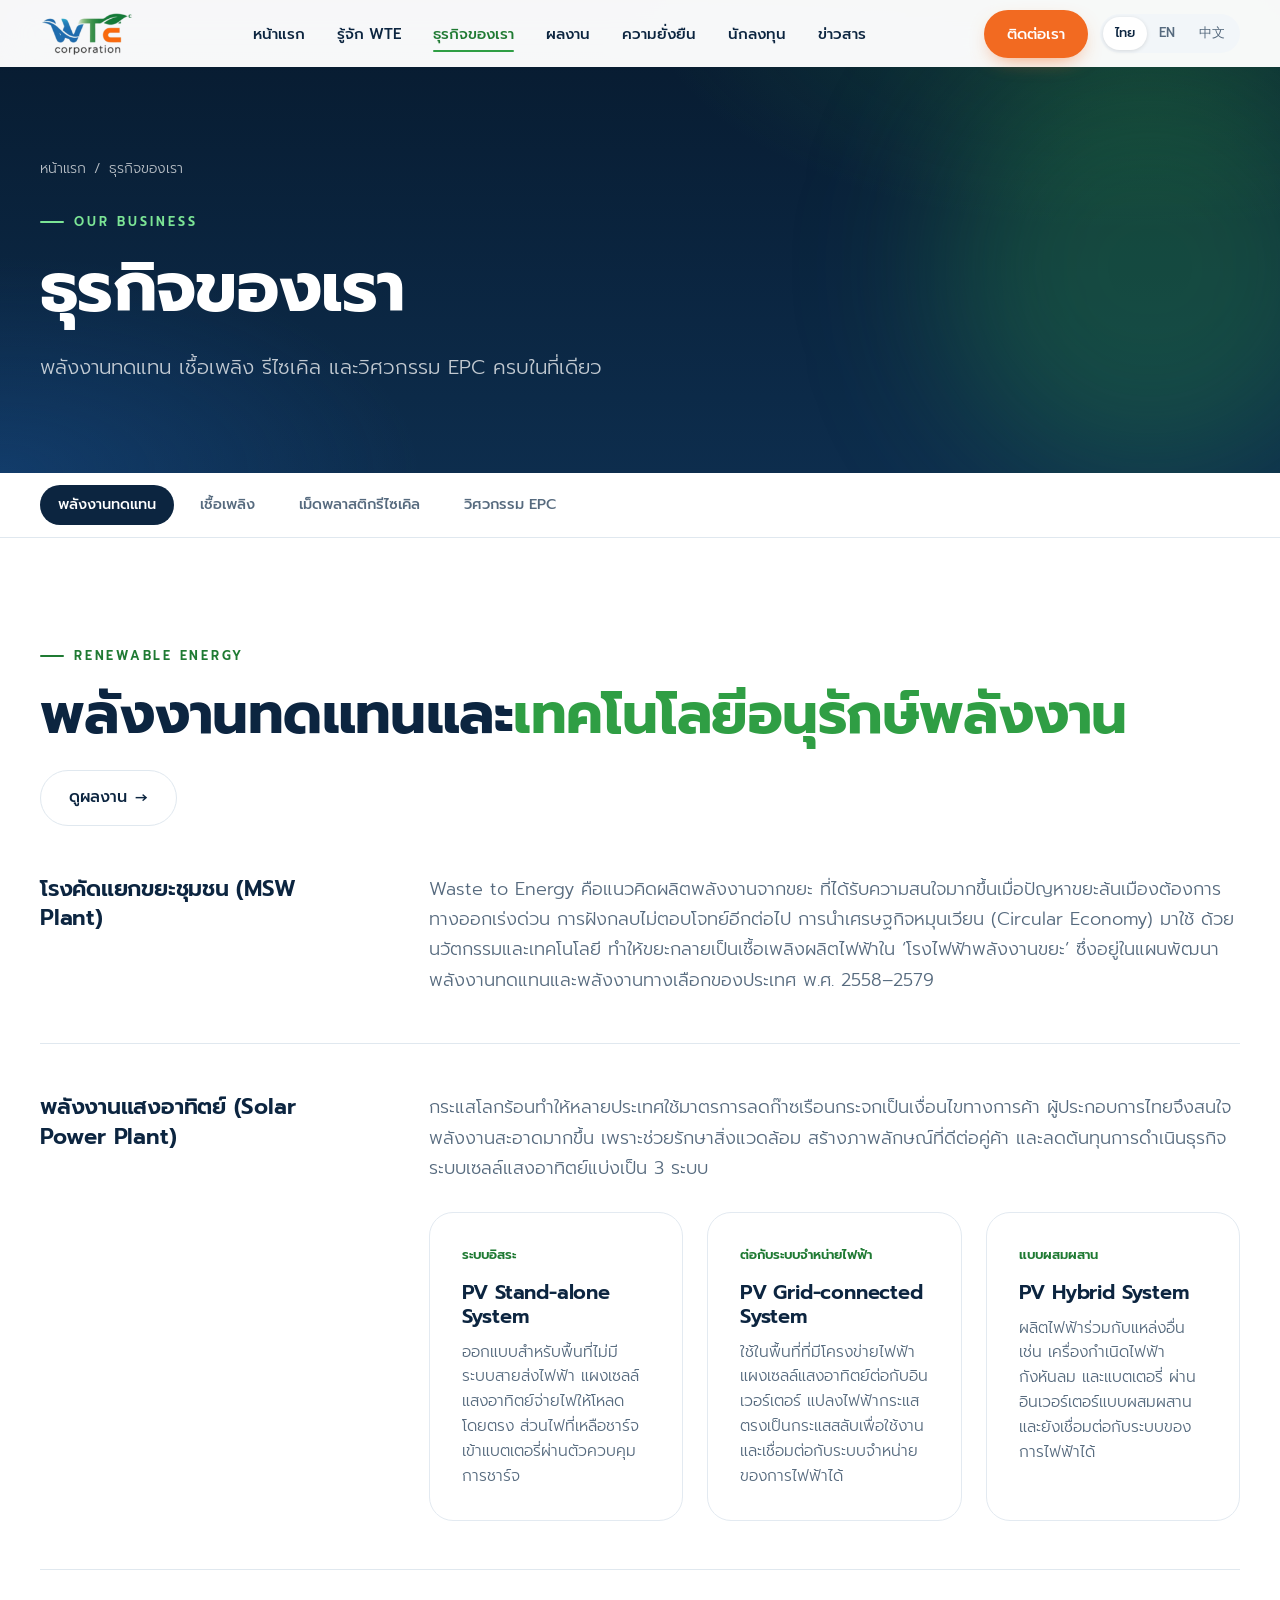
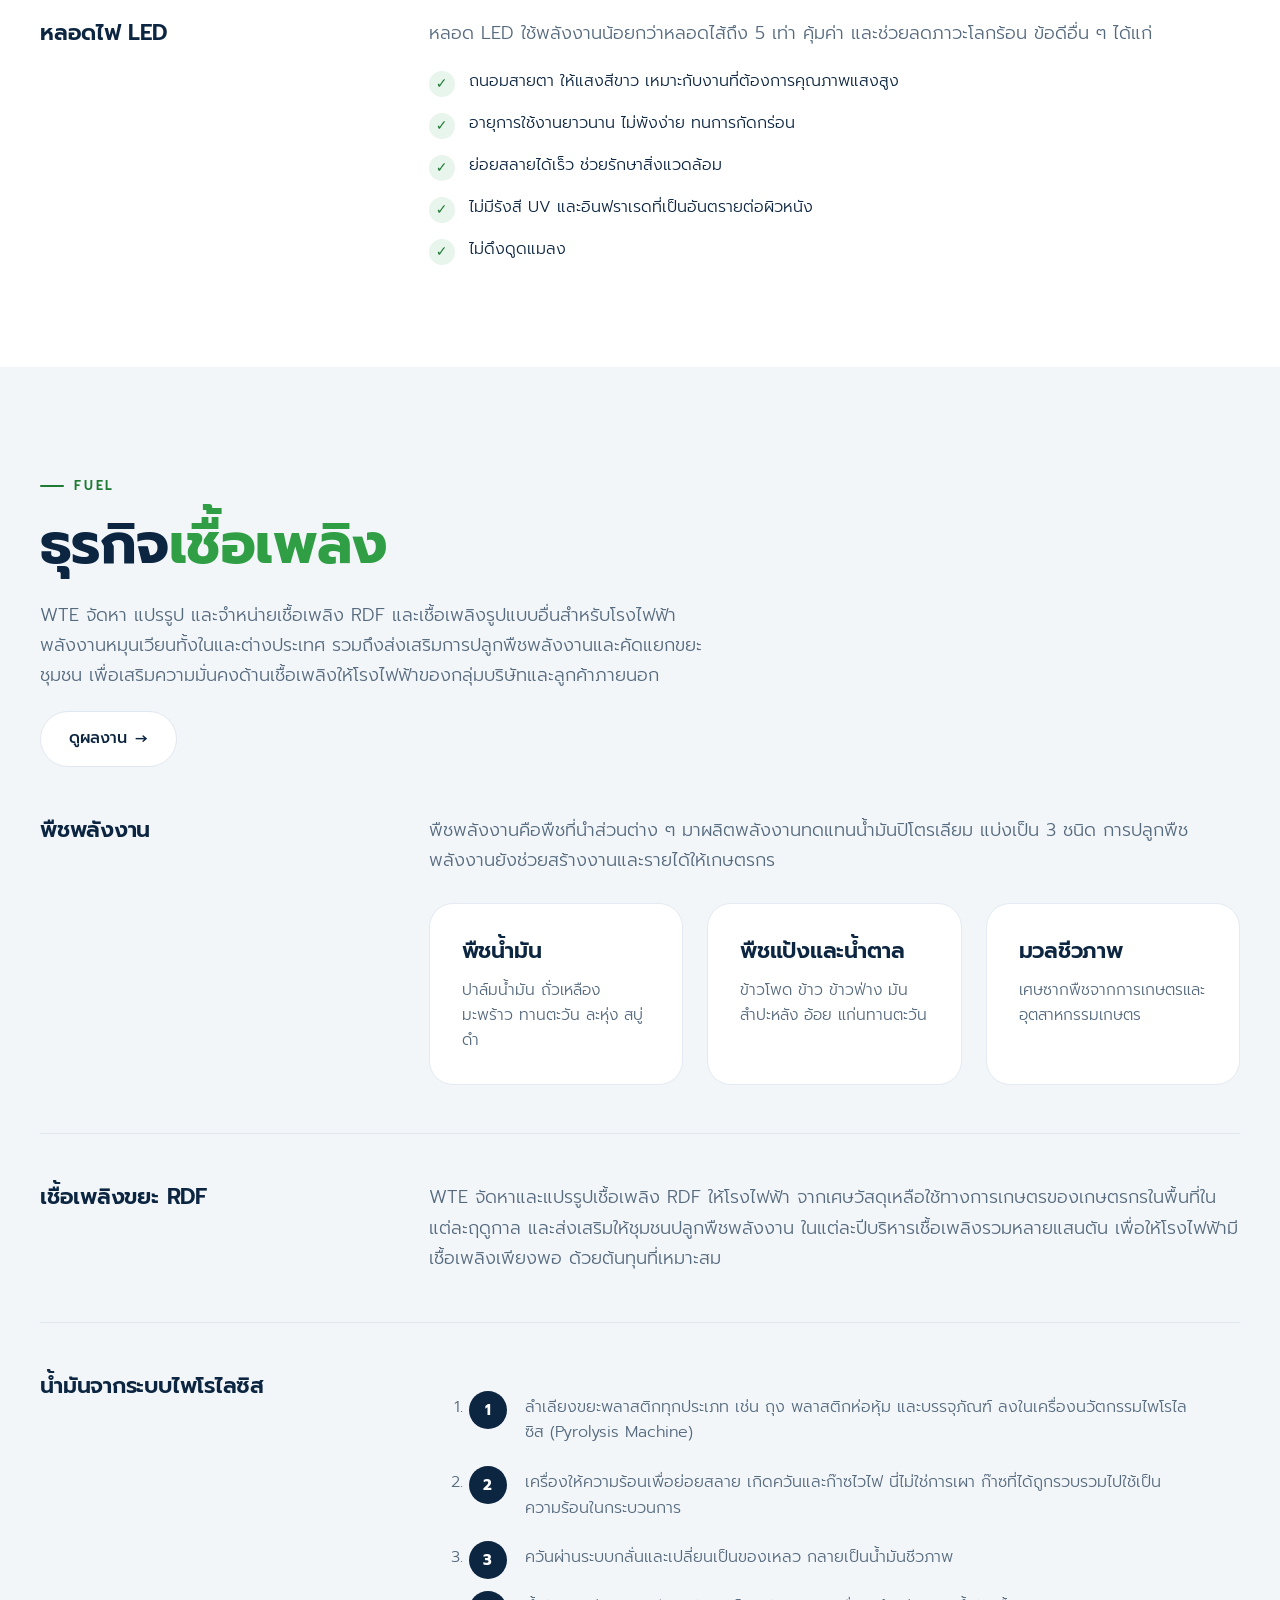
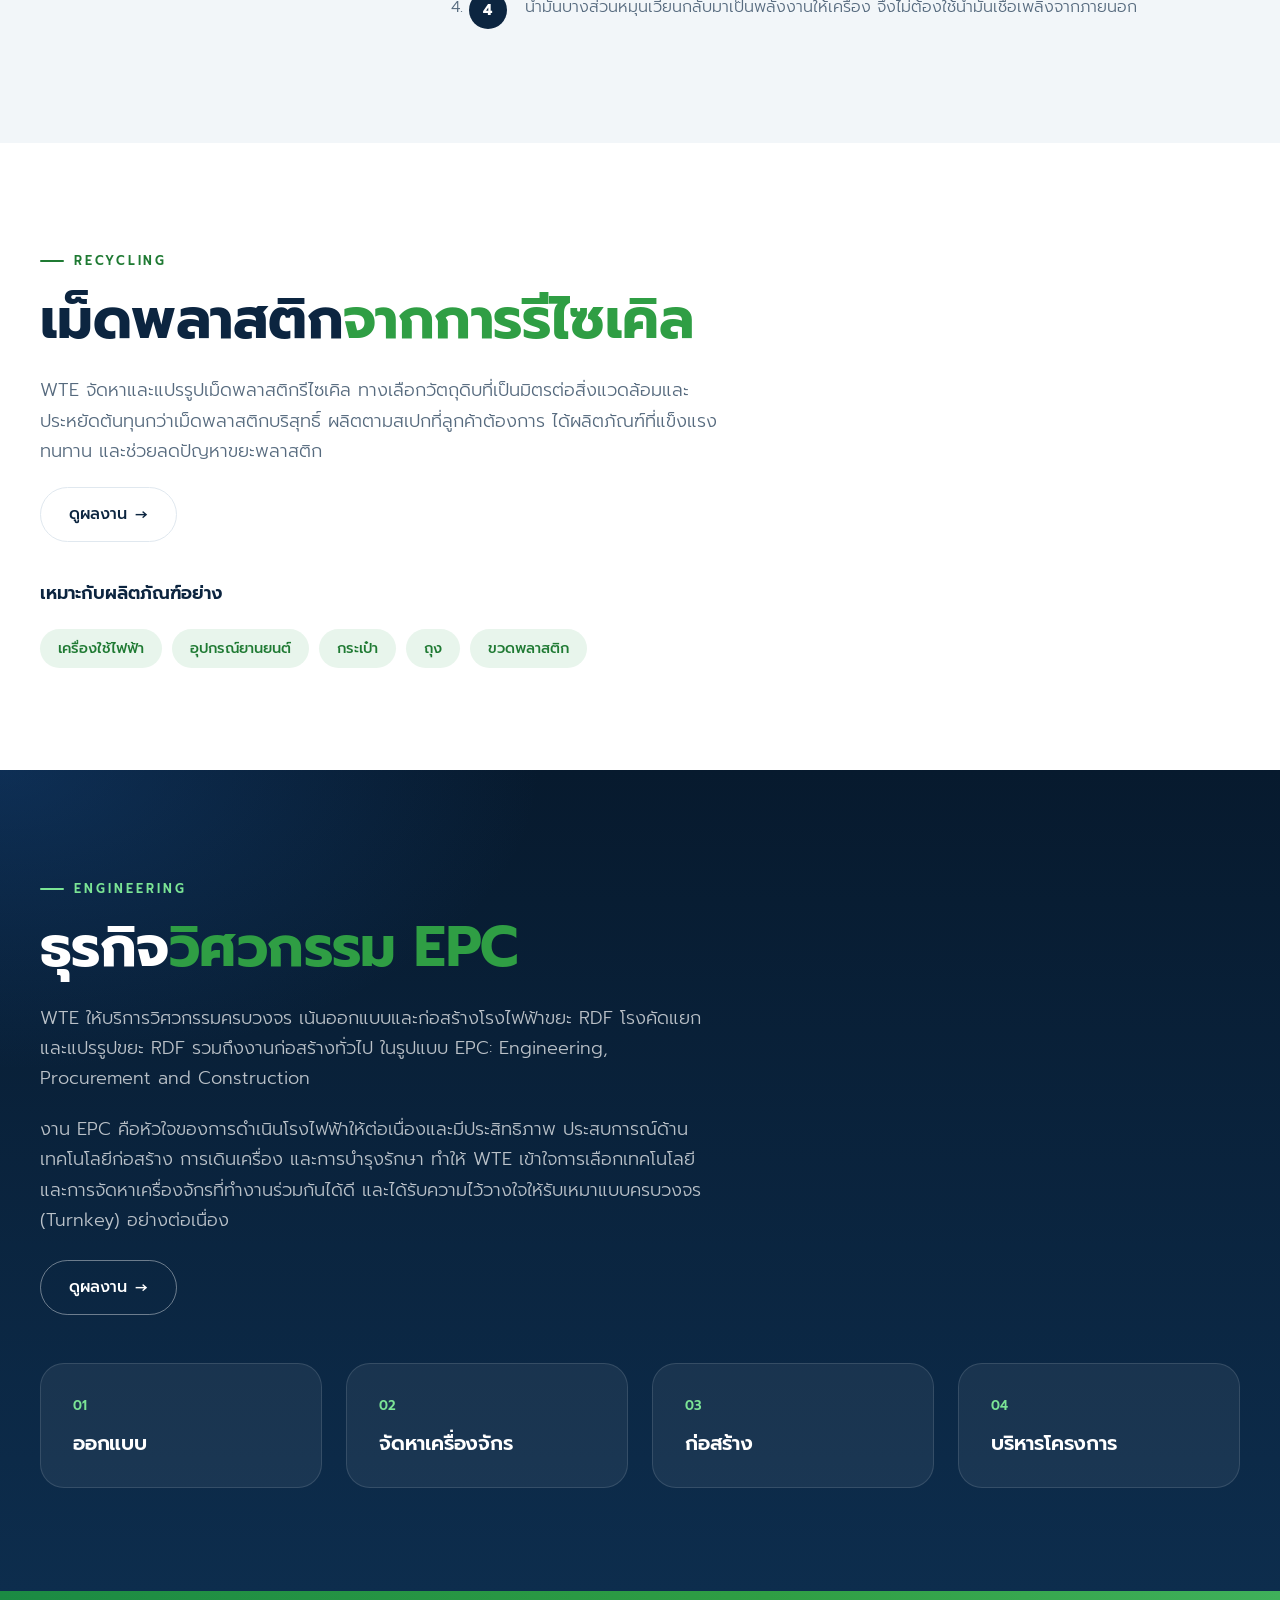
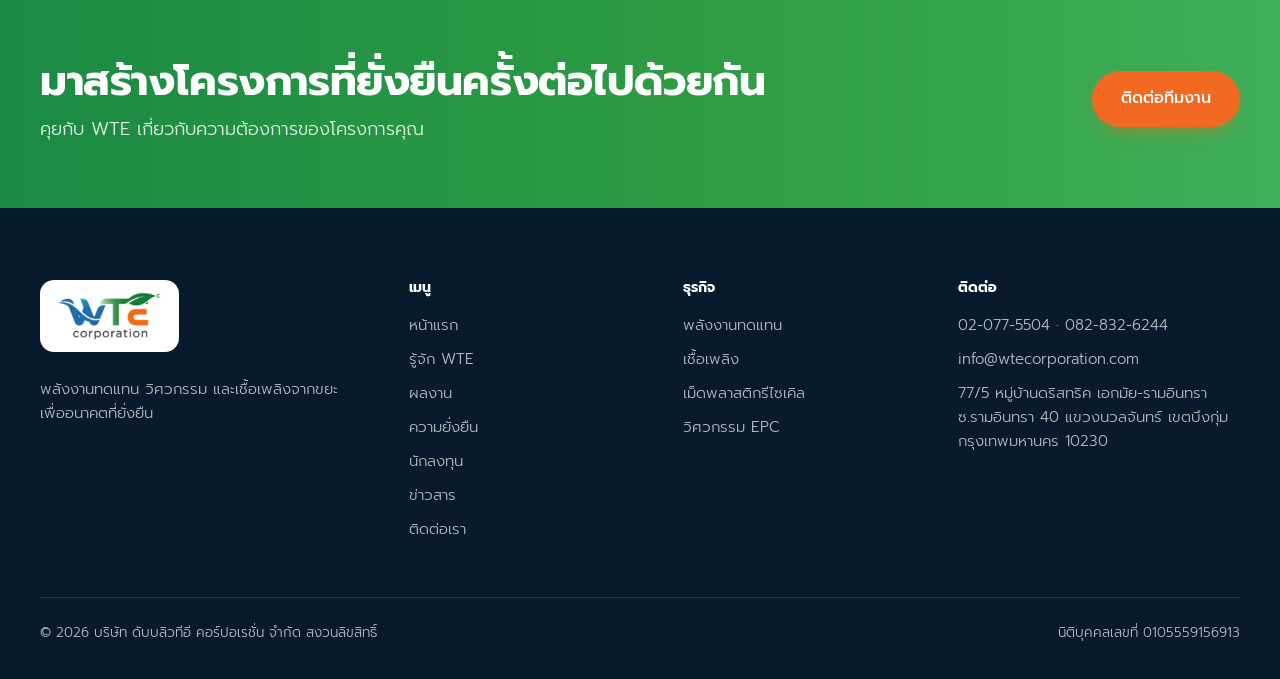
<file: business.html>
<!doctype html>
<html lang="th">
<head>
<meta charset="utf-8">
<meta name="viewport" content="width=device-width, initial-scale=1">
<title data-i18n="meta.business">ธุรกิจของเรา | WTE Corporation</title>
<meta name="description" content="WTE Corporation — renewable energy, waste-to-energy and EPC engineering in Thailand. บริษัท ดับบลิวทีอี คอร์ปอเรชั่น จำกัด">
<meta name="theme-color" content="#0d2d4d">
<link rel="icon" href="assets/img/favicon.svg" type="image/svg+xml">
<link rel="preconnect" href="https://fonts.googleapis.com">
<link rel="preconnect" href="https://fonts.gstatic.com" crossorigin>
<link href="https://fonts.googleapis.com/css2?family=Prompt:wght@300;400;500;600;700&display=swap" rel="stylesheet">
<link rel="stylesheet" href="css/style.css?v=1794495268">
</head>
<body>
<a class="sr" href="#main" data-i18n="nav.skip" style="position:absolute;left:-999px">ข้ามไปยังเนื้อหา</a>
<header class="nav" id="nav"><div class="container nav-in">
<a class="brand" href="index.html" aria-label="WTE Corporation"><img src="assets/img/logo.png" alt="WTE Corporation" width="94" height="46"></a>
<nav class="menu" id="menu" aria-label="Main"><a href="index.html" data-i18n="nav.home">หน้าแรก</a><a href="about.html" data-i18n="nav.about">รู้จัก WTE</a><a href="business.html" class=active aria-current=page data-i18n="nav.business">ธุรกิจของเรา</a><a href="projects.html" data-i18n="nav.projects">ผลงาน</a><a href="sustainability.html" data-i18n="nav.sus">ความยั่งยืน</a><a href="investors.html" data-i18n="nav.inv">นักลงทุน</a><a href="news.html" data-i18n="nav.news">ข่าวสาร</a><a class="menu-contact" href="contact.html" data-i18n="nav.contact">ติดต่อเรา</a></nav>
<div class="nav-tools"><a class="btn btn-cta" href="contact.html" data-i18n="nav.contact">ติดต่อเรา</a><div class="lang" role="group" aria-label="Language">
<button type="button" data-lang="th" aria-pressed="true">ไทย</button><button type="button" data-lang="en" aria-pressed="false">EN</button><button type="button" data-lang="zh" aria-pressed="false">中文</button></div>
<button class="burger" id="burger" type="button" aria-label="Menu" aria-expanded="false" aria-controls="menu"><span></span><span></span><span></span></button></div>
</div></header>
<main id="main">

<section class="page-hero"><div class="orb o1"></div><div class="container">
<nav class="crumbs" aria-label="Breadcrumb"><a href="index.html" data-i18n="bc.home">หน้าแรก</a><span>/</span><span data-i18n="nav.business">ธุรกิจของเรา</span></nav>
<span class="kicker">Our Business</span><h1 data-i18n="b.h1" class="reveal">ธุรกิจของเรา</h1><p data-i18n="b.sub" class="reveal d1">พลังงานทดแทน เชื้อเพลิง รีไซเคิล และวิศวกรรม EPC ครบในที่เดียว</p></div></section>
<div class="subnav"><div class="container" id="subnav">
<a href="#energy" data-i18n="b.nav1">พลังงานทดแทน</a><a href="#fuel" data-i18n="b.nav2">เชื้อเพลิง</a><a href="#plastic" data-i18n="b.nav3">เม็ดพลาสติกรีไซเคิล</a><a href="#engineering" data-i18n="b.nav4">วิศวกรรม EPC</a></div></div>

<section class="pad biz" id="energy"><div class="container">
<span class="kicker">Renewable Energy</span><h2 class="display" data-i18n="b1.h">พลังงานทดแทนและ<em>เทคโนโลยีอนุรักษ์พลังงาน</em></h2>
<p style="margin-top:20px"><a class="btn btn-line arrow" href="projects-energy.html" data-i18n="c.viewwork">ดูผลงาน</a></p>
<div class="split sub-block"><div><h3 data-i18n="b1.msw.h">โรงคัดแยกขยะชุมชน (MSW Plant)</h3><p class="lead" data-i18n="b1.msw.p">Waste to Energy คือแนวคิดผลิตพลังงานจากขยะ ที่ได้รับความสนใจมากขึ้นเมื่อปัญหาขยะล้นเมืองต้องการทางออกเร่งด่วน การฝังกลบไม่ตอบโจทย์อีกต่อไป การนำเศรษฐกิจหมุนเวียน (Circular Economy) มาใช้ ด้วยนวัตกรรมและเทคโนโลยี ทำให้ขยะกลายเป็นเชื้อเพลิงผลิตไฟฟ้าใน ‘โรงไฟฟ้าพลังงานขยะ’ ซึ่งอยู่ในแผนพัฒนาพลังงานทดแทนและพลังงานทางเลือกของประเทศ พ.ศ. 2558–2579</p></div>
</div>
<div class="sub-block"><h3 data-i18n="b1.solar.h">พลังงานแสงอาทิตย์ (Solar Power Plant)</h3><p class="lead" style="margin:0 0 28px" data-i18n="b1.solar.p">กระแสโลกร้อนทำให้หลายประเทศใช้มาตรการลดก๊าซเรือนกระจกเป็นเงื่อนไขทางการค้า ผู้ประกอบการไทยจึงสนใจพลังงานสะอาดมากขึ้น เพราะช่วยรักษาสิ่งแวดล้อม สร้างภาพลักษณ์ที่ดีต่อคู่ค้า และลดต้นทุนการดำเนินธุรกิจ ระบบเซลล์แสงอาทิตย์แบ่งเป็น 3 ระบบ</p>
<div class="grid-3"><div class="card reveal d0"><span class="num" data-i18n="sol.1">ระบบอิสระ</span><h3 data-i18n="sol.1h">PV Stand-alone System</h3><p data-i18n="sol.1p">ออกแบบสำหรับพื้นที่ไม่มีระบบสายส่งไฟฟ้า แผงเซลล์แสงอาทิตย์จ่ายไฟให้โหลดโดยตรง ส่วนไฟที่เหลือชาร์จเข้าแบตเตอรี่ผ่านตัวควบคุมการชาร์จ</p></div><div class="card reveal d1"><span class="num" data-i18n="sol.2">ต่อกับระบบจำหน่ายไฟฟ้า</span><h3 data-i18n="sol.2h">PV Grid-connected System</h3><p data-i18n="sol.2p">ใช้ในพื้นที่ที่มีโครงข่ายไฟฟ้า แผงเซลล์แสงอาทิตย์ต่อกับอินเวอร์เตอร์ แปลงไฟฟ้ากระแสตรงเป็นกระแสสลับเพื่อใช้งาน และเชื่อมต่อกับระบบจำหน่ายของการไฟฟ้าได้</p></div><div class="card reveal d2"><span class="num" data-i18n="sol.3">แบบผสมผสาน</span><h3 data-i18n="sol.3h">PV Hybrid System</h3><p data-i18n="sol.3p">ผลิตไฟฟ้าร่วมกับแหล่งอื่น เช่น เครื่องกำเนิดไฟฟ้า กังหันลม และแบตเตอรี่ ผ่านอินเวอร์เตอร์แบบผสมผสาน และยังเชื่อมต่อกับระบบของการไฟฟ้าได้</p></div></div></div>
<div class="split flip sub-block"><div><h3 data-i18n="b1.led.h">หลอดไฟ LED</h3><p class="lead" style="margin-top:0" data-i18n="b1.led.p">หลอด LED ใช้พลังงานน้อยกว่าหลอดไส้ถึง 5 เท่า คุ้มค่า และช่วยลดภาวะโลกร้อน ข้อดีอื่น ๆ ได้แก่</p><ul class="checks"><li data-i18n="led.1">ถนอมสายตา ให้แสงสีขาว เหมาะกับงานที่ต้องการคุณภาพแสงสูง</li><li data-i18n="led.2">อายุการใช้งานยาวนาน ไม่พังง่าย ทนการกัดกร่อน</li><li data-i18n="led.3">ย่อยสลายได้เร็ว ช่วยรักษาสิ่งแวดล้อม</li><li data-i18n="led.4">ไม่มีรังสี UV และอินฟราเรดที่เป็นอันตรายต่อผิวหนัง</li><li data-i18n="led.5">ไม่ดึงดูดแมลง</li></ul></div>
</div>
</div></section>

<section class="pad soft biz" id="fuel"><div class="container">
<span class="kicker">Fuel</span><h2 class="display" data-i18n="b2.h">ธุรกิจ<em>เชื้อเพลิง</em></h2><p class="lead" data-i18n="b2.p">WTE จัดหา แปรรูป และจำหน่ายเชื้อเพลิง RDF และเชื้อเพลิงรูปแบบอื่นสำหรับโรงไฟฟ้าพลังงานหมุนเวียนทั้งในและต่างประเทศ รวมถึงส่งเสริมการปลูกพืชพลังงานและคัดแยกขยะชุมชน เพื่อเสริมความมั่นคงด้านเชื้อเพลิงให้โรงไฟฟ้าของกลุ่มบริษัทและลูกค้าภายนอก</p>
<p style="margin-top:20px"><a class="btn btn-line arrow" href="projects-fuel.html" data-i18n="c.viewwork">ดูผลงาน</a></p>
<div class="sub-block"><h3 data-i18n="b2.crop.h">พืชพลังงาน</h3><p class="lead" style="margin:0 0 28px" data-i18n="b2.crop.p">พืชพลังงานคือพืชที่นำส่วนต่าง ๆ มาผลิตพลังงานทดแทนน้ำมันปิโตรเลียม แบ่งเป็น 3 ชนิด การปลูกพืชพลังงานยังช่วยสร้างงานและรายได้ให้เกษตรกร</p><div class="grid-3"><div class="card reveal d0"><h3 data-i18n="crop.1">พืชน้ำมัน</h3><p data-i18n="crop.1p">ปาล์มน้ำมัน ถั่วเหลือง มะพร้าว ทานตะวัน ละหุ่ง สบู่ดำ</p></div><div class="card reveal d1"><h3 data-i18n="crop.2">พืชแป้งและน้ำตาล</h3><p data-i18n="crop.2p">ข้าวโพด ข้าว ข้าวฟ่าง มันสำปะหลัง อ้อย แก่นทานตะวัน</p></div><div class="card reveal d2"><h3 data-i18n="crop.3">มวลชีวภาพ</h3><p data-i18n="crop.3p">เศษซากพืชจากการเกษตรและอุตสาหกรรมเกษตร</p></div></div></div>
<div class="split sub-block"><div><h3 data-i18n="b2.rdf.h">เชื้อเพลิงขยะ RDF</h3><p class="lead" style="margin-top:0" data-i18n="b2.rdf.p">WTE จัดหาและแปรรูปเชื้อเพลิง RDF ให้โรงไฟฟ้า จากเศษวัสดุเหลือใช้ทางการเกษตรของเกษตรกรในพื้นที่ในแต่ละฤดูกาล และส่งเสริมให้ชุมชนปลูกพืชพลังงาน ในแต่ละปีบริหารเชื้อเพลิงรวมหลายแสนตัน เพื่อให้โรงไฟฟ้ามีเชื้อเพลิงเพียงพอ ด้วยต้นทุนที่เหมาะสม</p></div>
</div>
<div class="sub-block"><h3 data-i18n="b2.py.h">น้ำมันจากระบบไพโรไลซิส</h3><ol class="steps" style="max-width:760px"><li data-i18n="py.1">ลำเลียงขยะพลาสติกทุกประเภท เช่น ถุง พลาสติกห่อหุ้ม และบรรจุภัณฑ์ ลงในเครื่องนวัตกรรมไพโรไลซิส (Pyrolysis Machine)</li><li data-i18n="py.2">เครื่องให้ความร้อนเพื่อย่อยสลาย เกิดควันและก๊าซไวไฟ นี่ไม่ใช่การเผา ก๊าซที่ได้ถูกรวบรวมไปใช้เป็นความร้อนในกระบวนการ</li><li data-i18n="py.3">ควันผ่านระบบกลั่นและเปลี่ยนเป็นของเหลว กลายเป็นน้ำมันชีวภาพ</li><li data-i18n="py.4">น้ำมันบางส่วนหมุนเวียนกลับมาเป็นพลังงานให้เครื่อง จึงไม่ต้องใช้น้ำมันเชื้อเพลิงจากภายนอก</li></ol></div>
</div></section>

<section class="pad biz" id="plastic"><div class="container">
<span class="kicker">Recycling</span><h2 class="display" data-i18n="b3.h">เม็ดพลาสติก<em>จากการรีไซเคิล</em></h2><p class="lead" data-i18n="b3.p">WTE จัดหาและแปรรูปเม็ดพลาสติกรีไซเคิล ทางเลือกวัตถุดิบที่เป็นมิตรต่อสิ่งแวดล้อมและประหยัดต้นทุนกว่าเม็ดพลาสติกบริสุทธิ์ ผลิตตามสเปกที่ลูกค้าต้องการ ได้ผลิตภัณฑ์ที่แข็งแรง ทนทาน และช่วยลดปัญหาขยะพลาสติก</p>
<p style="margin-top:20px"><a class="btn btn-line arrow" href="projects-recycling.html" data-i18n="c.viewwork">ดูผลงาน</a></p>
<p class="lead" style="margin-top:36px;color:var(--ink);font-weight:600" data-i18n="b3.use">เหมาะกับผลิตภัณฑ์อย่าง</p>
<ul class="pill-tags"><li data-i18n="use.1">เครื่องใช้ไฟฟ้า</li><li data-i18n="use.2">อุปกรณ์ยานยนต์</li><li data-i18n="use.3">กระเป๋า</li><li data-i18n="use.4">ถุง</li><li data-i18n="use.5">ขวดพลาสติก</li></ul></div></section>

<section class="pad dark-sec on-dark biz" id="engineering"><div class="container">
<span class="kicker">Engineering</span><h2 class="display" data-i18n="b4.h">ธุรกิจ<em>วิศวกรรม EPC</em></h2>
<p class="lead" data-i18n="b4.p1">WTE ให้บริการวิศวกรรมครบวงจร เน้นออกแบบและก่อสร้างโรงไฟฟ้าขยะ RDF โรงคัดแยกและแปรรูปขยะ RDF รวมถึงงานก่อสร้างทั่วไป ในรูปแบบ EPC: Engineering, Procurement and Construction</p><p class="lead" data-i18n="b4.p2">งาน EPC คือหัวใจของการดำเนินโรงไฟฟ้าให้ต่อเนื่องและมีประสิทธิภาพ ประสบการณ์ด้านเทคโนโลยีก่อสร้าง การเดินเครื่อง และการบำรุงรักษา ทำให้ WTE เข้าใจการเลือกเทคโนโลยีและการจัดหาเครื่องจักรที่ทำงานร่วมกันได้ดี และได้รับความไว้วางใจให้รับเหมาแบบครบวงจร (Turnkey) อย่างต่อเนื่อง</p>
<p style="margin-top:24px"><a class="btn btn-ghost arrow" href="projects-engineering.html" data-i18n="c.viewwork">ดูผลงาน</a></p>
<div class="grid-4" style="margin-top:48px"><div class="card reveal d0"><span class="num">01</span><h3 data-i18n="b4.1">ออกแบบ</h3></div><div class="card reveal d1"><span class="num">02</span><h3 data-i18n="b4.2">จัดหาเครื่องจักร</h3></div><div class="card reveal d2"><span class="num">03</span><h3 data-i18n="b4.3">ก่อสร้าง</h3></div><div class="card reveal d3"><span class="num">04</span><h3 data-i18n="b4.4">บริหารโครงการ</h3></div></div></div></section>
<section class="cta-band"><div class="container cta-in">
<div><h2 data-i18n="h.cta.h">มาสร้างโครงการที่ยั่งยืนครั้งต่อไปด้วยกัน</h2><p data-i18n="h.cta.p">คุยกับ WTE เกี่ยวกับความต้องการของโครงการคุณ</p></div>
<a class="btn btn-cta" href="contact.html" data-i18n="c.contactus">ติดต่อทีมงาน</a></div></section>

</main>
<footer class="footer"><div class="container">
<div class="cols">
<div><a class="logo-tile" href="index.html"><img src="assets/img/logo.png" alt="WTE Corporation" width="106" height="52"></a>
<p style="margin-top:18px;max-width:320px" data-i18n="f.tag">พลังงานทดแทน วิศวกรรม และเชื้อเพลิงจากขยะ เพื่ออนาคตที่ยั่งยืน</p></div>
<div><h4 data-i18n="f.nav">เมนู</h4><ul>
<li><a href="index.html" data-i18n="nav.home">หน้าแรก</a></li><li><a href="about.html" data-i18n="nav.about">รู้จัก WTE</a></li><li><a href="projects.html" data-i18n="nav.projects">ผลงาน</a></li><li><a href="sustainability.html" data-i18n="nav.sus">ความยั่งยืน</a></li><li><a href="investors.html" data-i18n="nav.inv">นักลงทุน</a></li><li><a href="news.html" data-i18n="nav.news">ข่าวสาร</a></li><li><a href="contact.html" data-i18n="nav.contact">ติดต่อเรา</a></li></ul></div>
<div><h4 data-i18n="f.biz">ธุรกิจ</h4><ul>
<li><a href="business.html#energy" data-i18n="b.nav1">พลังงานทดแทน</a></li><li><a href="business.html#fuel" data-i18n="b.nav2">เชื้อเพลิง</a></li><li><a href="business.html#plastic" data-i18n="b.nav3">เม็ดพลาสติกรีไซเคิล</a></li><li><a href="business.html#engineering" data-i18n="b.nav4">วิศวกรรม EPC</a></li></ul></div>
<div><h4 data-i18n="f.contact">ติดต่อ</h4><ul>
<li><a href="tel:020775504">02-077-5504</a> · <a href="tel:0828326244">082-832-6244</a></li>
<li><a href="mailto:info@wtecorporation.com">info@wtecorporation.com</a></li>
<li data-i18n="c.office.addr">77/5 หมู่บ้านดริสทริค เอกมัย-รามอินทรา ซ.รามอินทรา 40 แขวงนวลจันทร์ เขตบึงกุ่ม กรุงเทพมหานคร 10230</li></ul></div>
</div>
<div class="legal"><span>© 2026 <span data-i18n="c.company">บริษัท ดับบลิวทีอี คอร์ปอเรชั่น จำกัด</span> <span data-i18n="c.rights">สงวนลิขสิทธิ์</span></span><span data-i18n="c.regno">นิติบุคคลเลขที่ 0105559156913</span></div>
</div></footer>
<script src="js/i18n.js?v=1794495268"></script>
<script src="js/main.js?v=1794495268"></script>
</body>
</html>
</file>
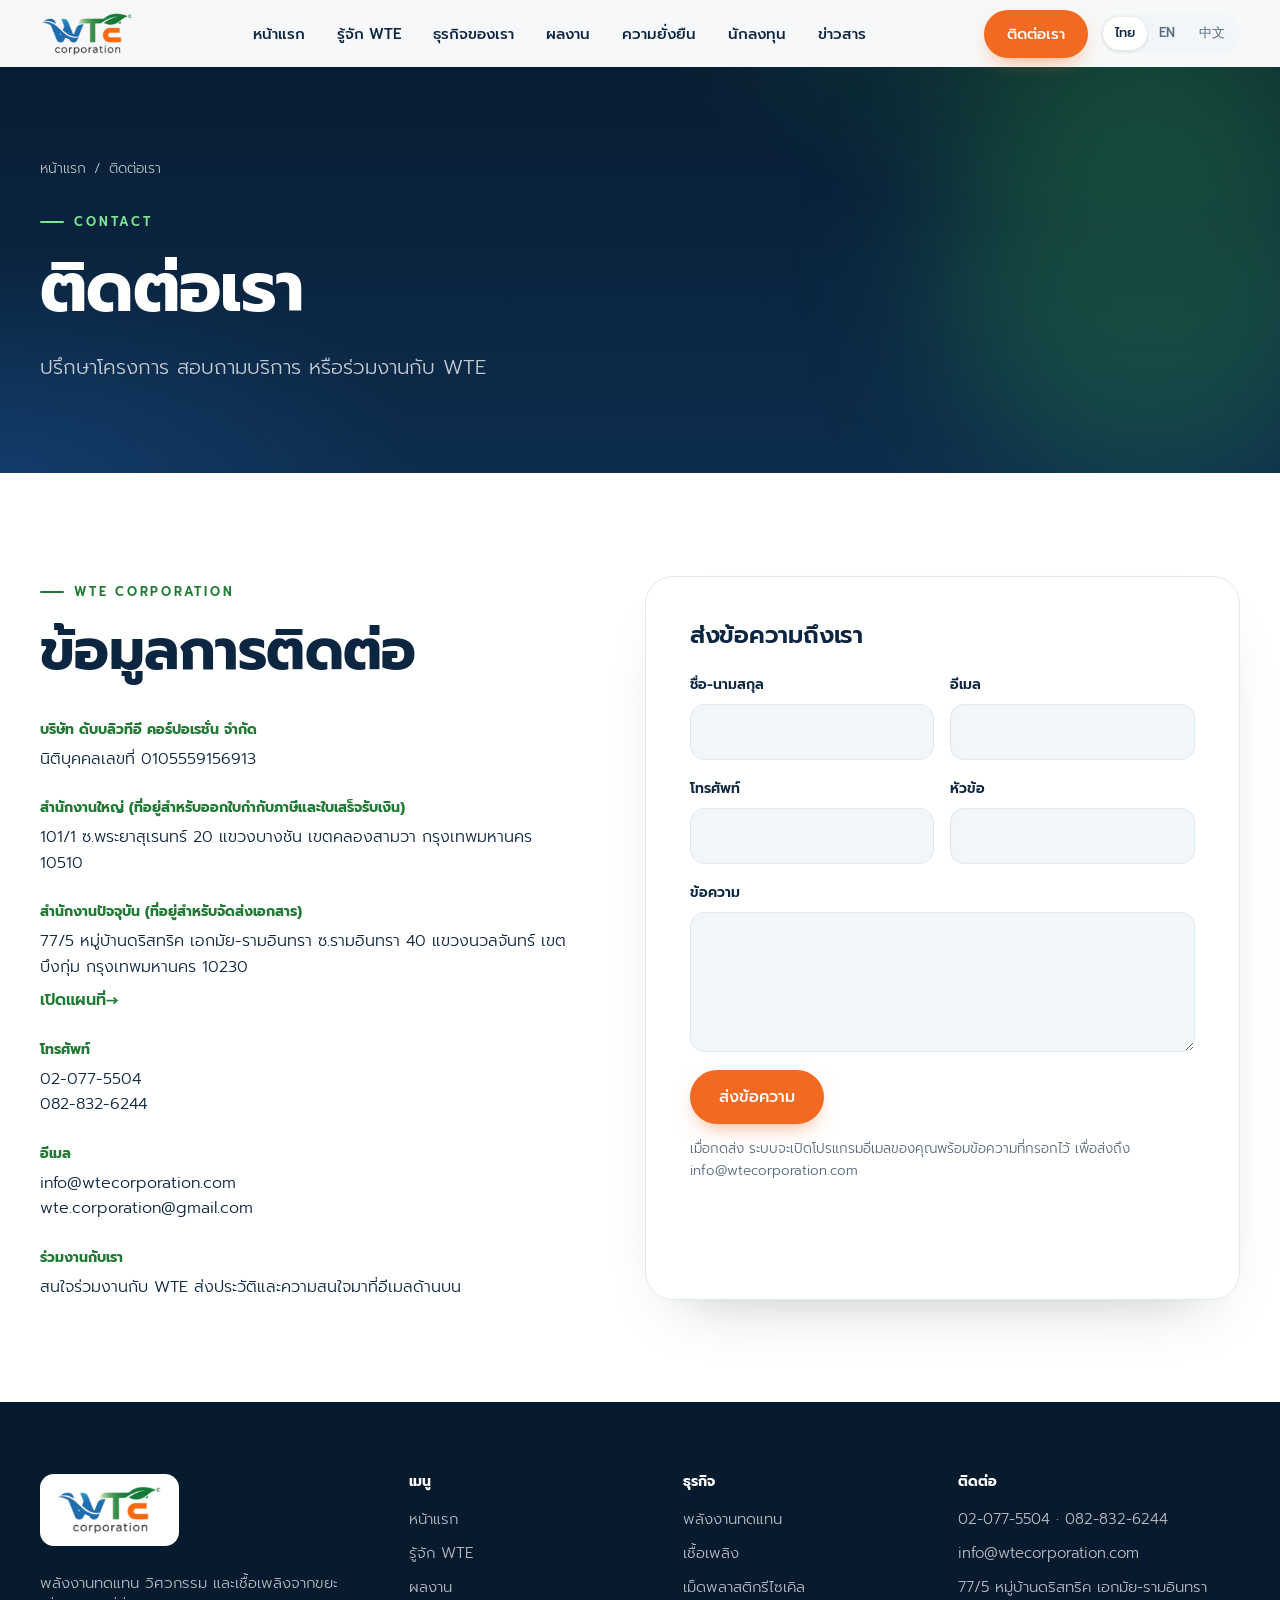
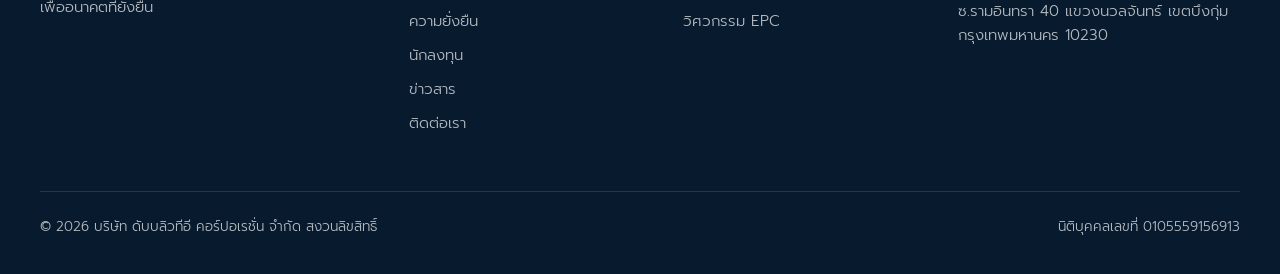
<file: contact.html>
<!doctype html>
<html lang="th">
<head>
<meta charset="utf-8">
<meta name="viewport" content="width=device-width, initial-scale=1">
<title data-i18n="meta.contact">ติดต่อเรา | WTE Corporation</title>
<meta name="description" content="WTE Corporation — renewable energy, waste-to-energy and EPC engineering in Thailand. บริษัท ดับบลิวทีอี คอร์ปอเรชั่น จำกัด">
<meta name="theme-color" content="#0d2d4d">
<link rel="icon" href="assets/img/favicon.svg" type="image/svg+xml">
<link rel="preconnect" href="https://fonts.googleapis.com">
<link rel="preconnect" href="https://fonts.gstatic.com" crossorigin>
<link href="https://fonts.googleapis.com/css2?family=Prompt:wght@300;400;500;600;700&display=swap" rel="stylesheet">
<link rel="stylesheet" href="css/style.css?v=1794495268">
</head>
<body>
<a class="sr" href="#main" data-i18n="nav.skip" style="position:absolute;left:-999px">ข้ามไปยังเนื้อหา</a>
<header class="nav" id="nav"><div class="container nav-in">
<a class="brand" href="index.html" aria-label="WTE Corporation"><img src="assets/img/logo.png" alt="WTE Corporation" width="94" height="46"></a>
<nav class="menu" id="menu" aria-label="Main"><a href="index.html" data-i18n="nav.home">หน้าแรก</a><a href="about.html" data-i18n="nav.about">รู้จัก WTE</a><a href="business.html" data-i18n="nav.business">ธุรกิจของเรา</a><a href="projects.html" data-i18n="nav.projects">ผลงาน</a><a href="sustainability.html" data-i18n="nav.sus">ความยั่งยืน</a><a href="investors.html" data-i18n="nav.inv">นักลงทุน</a><a href="news.html" data-i18n="nav.news">ข่าวสาร</a><a class="menu-contact" href="contact.html" data-i18n="nav.contact">ติดต่อเรา</a></nav>
<div class="nav-tools"><a class="btn btn-cta" href="contact.html" data-i18n="nav.contact">ติดต่อเรา</a><div class="lang" role="group" aria-label="Language">
<button type="button" data-lang="th" aria-pressed="true">ไทย</button><button type="button" data-lang="en" aria-pressed="false">EN</button><button type="button" data-lang="zh" aria-pressed="false">中文</button></div>
<button class="burger" id="burger" type="button" aria-label="Menu" aria-expanded="false" aria-controls="menu"><span></span><span></span><span></span></button></div>
</div></header>
<main id="main">

<section class="page-hero"><div class="orb o1"></div><div class="container">
<nav class="crumbs" aria-label="Breadcrumb"><a href="index.html" data-i18n="bc.home">หน้าแรก</a><span>/</span><span data-i18n="nav.contact">ติดต่อเรา</span></nav>
<span class="kicker">Contact</span><h1 data-i18n="ct.h1" class="reveal">ติดต่อเรา</h1><p data-i18n="ct.sub" class="reveal d1">ปรึกษาโครงการ สอบถามบริการ หรือร่วมงานกับ WTE</p></div></section>
<section class="pad"><div class="container"><div class="contact-grid">
<div><span class="kicker">WTE Corporation</span><h2 class="display" data-i18n="ct.info">ข้อมูลการติดต่อ</h2>
<div class="info-list">
<div><h4 data-i18n="c.company">บริษัท ดับบลิวทีอี คอร์ปอเรชั่น จำกัด</h4><p data-i18n="c.regno">นิติบุคคลเลขที่ 0105559156913</p></div>
<div><h4 data-i18n="c.hq">สำนักงานใหญ่ (ที่อยู่สำหรับออกใบกำกับภาษีและใบเสร็จรับเงิน)</h4><p data-i18n="c.hq.addr">101/1 ซ.พระยาสุเรนทร์ 20 แขวงบางชัน เขตคลองสามวา กรุงเทพมหานคร 10510</p></div>
<div><h4 data-i18n="c.office">สำนักงานปัจจุบัน (ที่อยู่สำหรับจัดส่งเอกสาร)</h4><p data-i18n="c.office.addr">77/5 หมู่บ้านดริสทริค เอกมัย-รามอินทรา ซ.รามอินทรา 40 แขวงนวลจันทร์ เขตบึงกุ่ม กรุงเทพมหานคร 10230</p>
<p style="margin-top:8px"><a class="arrow" style="color:var(--green-d);font-weight:600" target="_blank" rel="noopener" href="https://www.google.com/maps/search/?api=1&query=77%2F5+Ramintra+40+Bueng+Kum+Bangkok+10230" data-i18n="ct.map">เปิดแผนที่</a></p></div>
<div><h4 data-i18n="c.phone">โทรศัพท์</h4><p><a href="tel:020775504">02-077-5504</a><br><a href="tel:0828326244">082-832-6244</a></p></div>
<div><h4 data-i18n="c.email">อีเมล</h4><p><a href="mailto:info@wtecorporation.com">info@wtecorporation.com</a><br><a href="mailto:wte.corporation@gmail.com">wte.corporation@gmail.com</a></p></div>
<div><h4 data-i18n="ct.join">ร่วมงานกับเรา</h4><p data-i18n="ct.join.p">สนใจร่วมงานกับ WTE ส่งประวัติและความสนใจมาที่อีเมลด้านบน</p></div>
</div></div>
<form class="form reveal" id="contact-form" novalidate>
<h3 style="font-size:24px;margin-bottom:24px" data-i18n="ct.form.h">ส่งข้อความถึงเรา</h3>
<div class="row2"><div class="field"><label for="f-name" data-i18n="ct.name">ชื่อ-นามสกุล</label><input id="f-name" name="name" autocomplete="name" required></div>
<div class="field"><label for="f-email" data-i18n="ct.email">อีเมล</label><input id="f-email" name="email" type="email" autocomplete="email" required></div></div>
<div class="row2"><div class="field"><label for="f-phone" data-i18n="ct.phone">โทรศัพท์</label><input id="f-phone" name="phone" type="tel" autocomplete="tel"></div>
<div class="field"><label for="f-subject" data-i18n="ct.subject">หัวข้อ</label><input id="f-subject" name="subject"></div></div>
<div class="field"><label for="f-msg" data-i18n="ct.msg">ข้อความ</label><textarea id="f-msg" name="message" required></textarea></div>
<button class="btn btn-cta" type="submit" data-i18n="ct.send">ส่งข้อความ</button>
<p class="form-note" data-i18n="ct.note">เมื่อกดส่ง ระบบจะเปิดโปรแกรมอีเมลของคุณพร้อมข้อความที่กรอกไว้ เพื่อส่งถึง info@wtecorporation.com</p>
</form>
</div></div></section>

</main>
<footer class="footer"><div class="container">
<div class="cols">
<div><a class="logo-tile" href="index.html"><img src="assets/img/logo.png" alt="WTE Corporation" width="106" height="52"></a>
<p style="margin-top:18px;max-width:320px" data-i18n="f.tag">พลังงานทดแทน วิศวกรรม และเชื้อเพลิงจากขยะ เพื่ออนาคตที่ยั่งยืน</p></div>
<div><h4 data-i18n="f.nav">เมนู</h4><ul>
<li><a href="index.html" data-i18n="nav.home">หน้าแรก</a></li><li><a href="about.html" data-i18n="nav.about">รู้จัก WTE</a></li><li><a href="projects.html" data-i18n="nav.projects">ผลงาน</a></li><li><a href="sustainability.html" data-i18n="nav.sus">ความยั่งยืน</a></li><li><a href="investors.html" data-i18n="nav.inv">นักลงทุน</a></li><li><a href="news.html" data-i18n="nav.news">ข่าวสาร</a></li><li><a href="contact.html" data-i18n="nav.contact">ติดต่อเรา</a></li></ul></div>
<div><h4 data-i18n="f.biz">ธุรกิจ</h4><ul>
<li><a href="business.html#energy" data-i18n="b.nav1">พลังงานทดแทน</a></li><li><a href="business.html#fuel" data-i18n="b.nav2">เชื้อเพลิง</a></li><li><a href="business.html#plastic" data-i18n="b.nav3">เม็ดพลาสติกรีไซเคิล</a></li><li><a href="business.html#engineering" data-i18n="b.nav4">วิศวกรรม EPC</a></li></ul></div>
<div><h4 data-i18n="f.contact">ติดต่อ</h4><ul>
<li><a href="tel:020775504">02-077-5504</a> · <a href="tel:0828326244">082-832-6244</a></li>
<li><a href="mailto:info@wtecorporation.com">info@wtecorporation.com</a></li>
<li data-i18n="c.office.addr">77/5 หมู่บ้านดริสทริค เอกมัย-รามอินทรา ซ.รามอินทรา 40 แขวงนวลจันทร์ เขตบึงกุ่ม กรุงเทพมหานคร 10230</li></ul></div>
</div>
<div class="legal"><span>© 2026 <span data-i18n="c.company">บริษัท ดับบลิวทีอี คอร์ปอเรชั่น จำกัด</span> <span data-i18n="c.rights">สงวนลิขสิทธิ์</span></span><span data-i18n="c.regno">นิติบุคคลเลขที่ 0105559156913</span></div>
</div></footer>
<script src="js/i18n.js?v=1794495268"></script>
<script src="js/main.js?v=1794495268"></script>
</body>
</html>
</file>
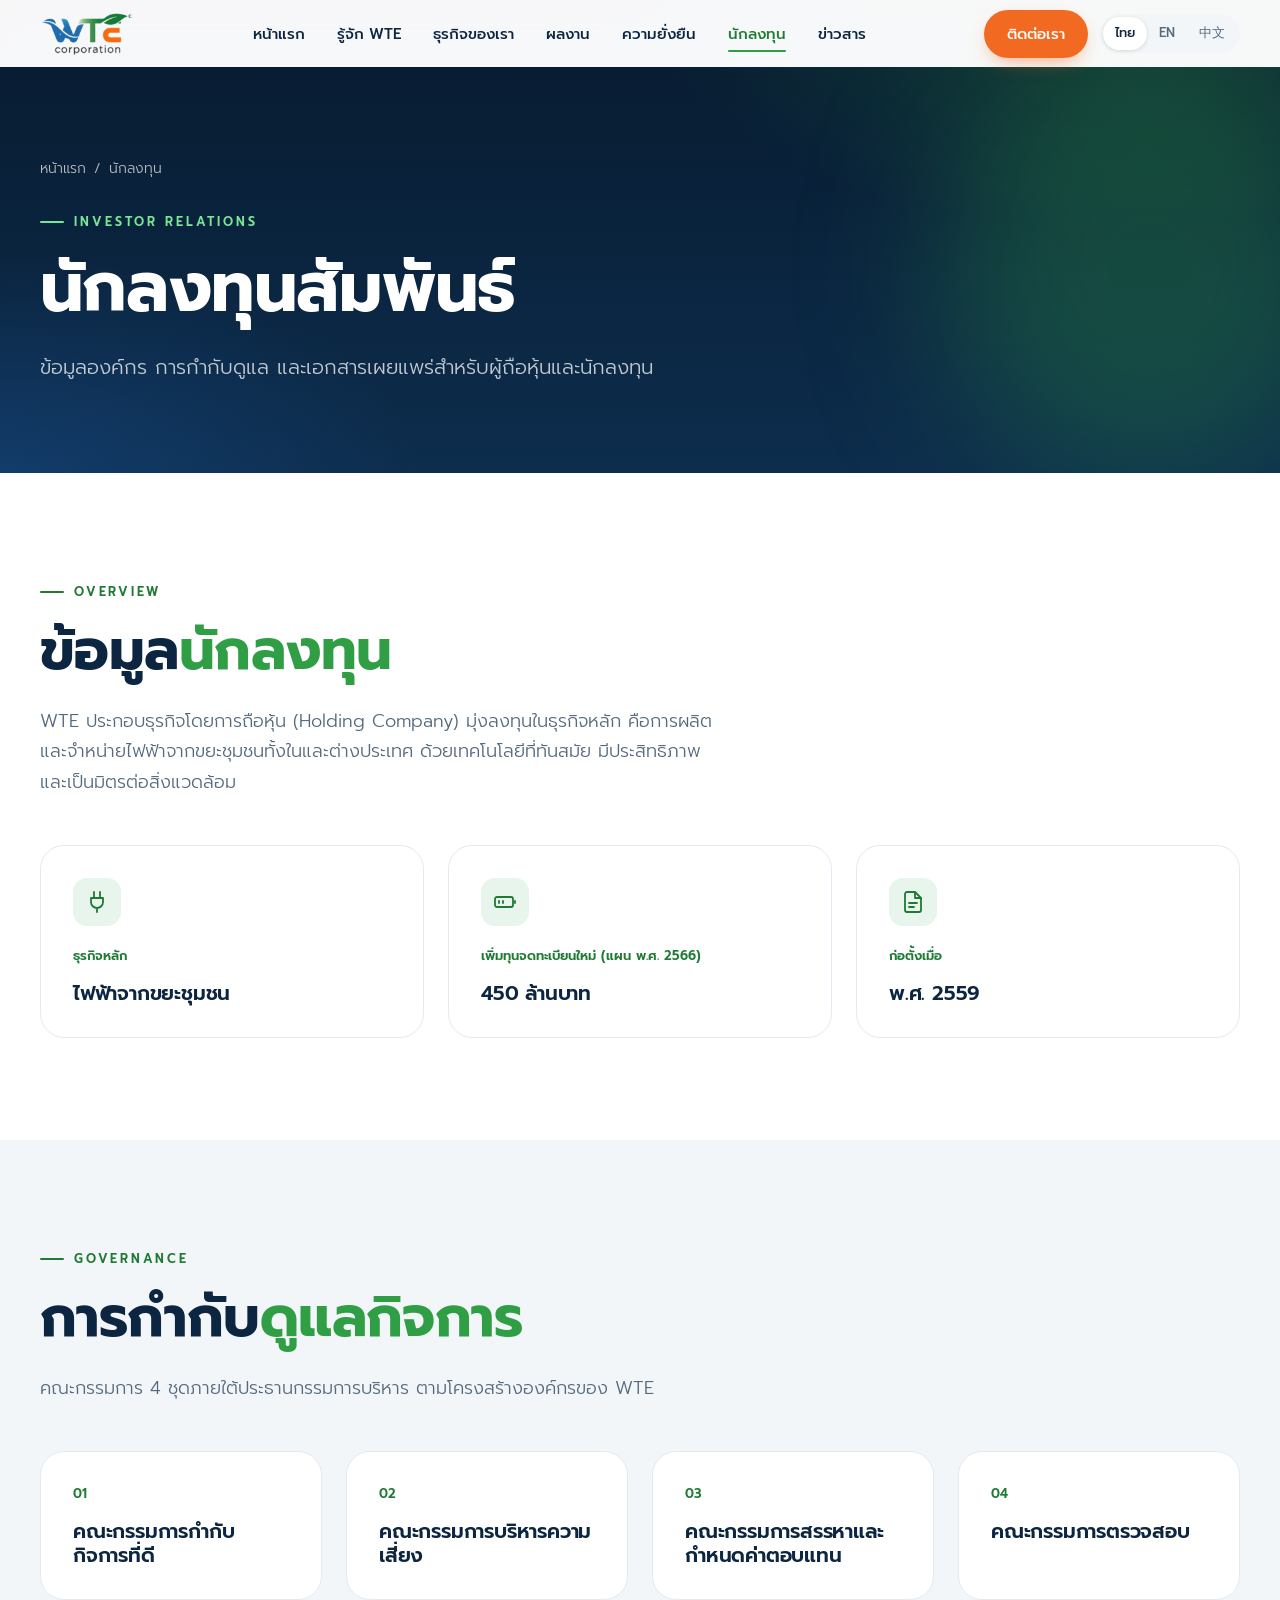
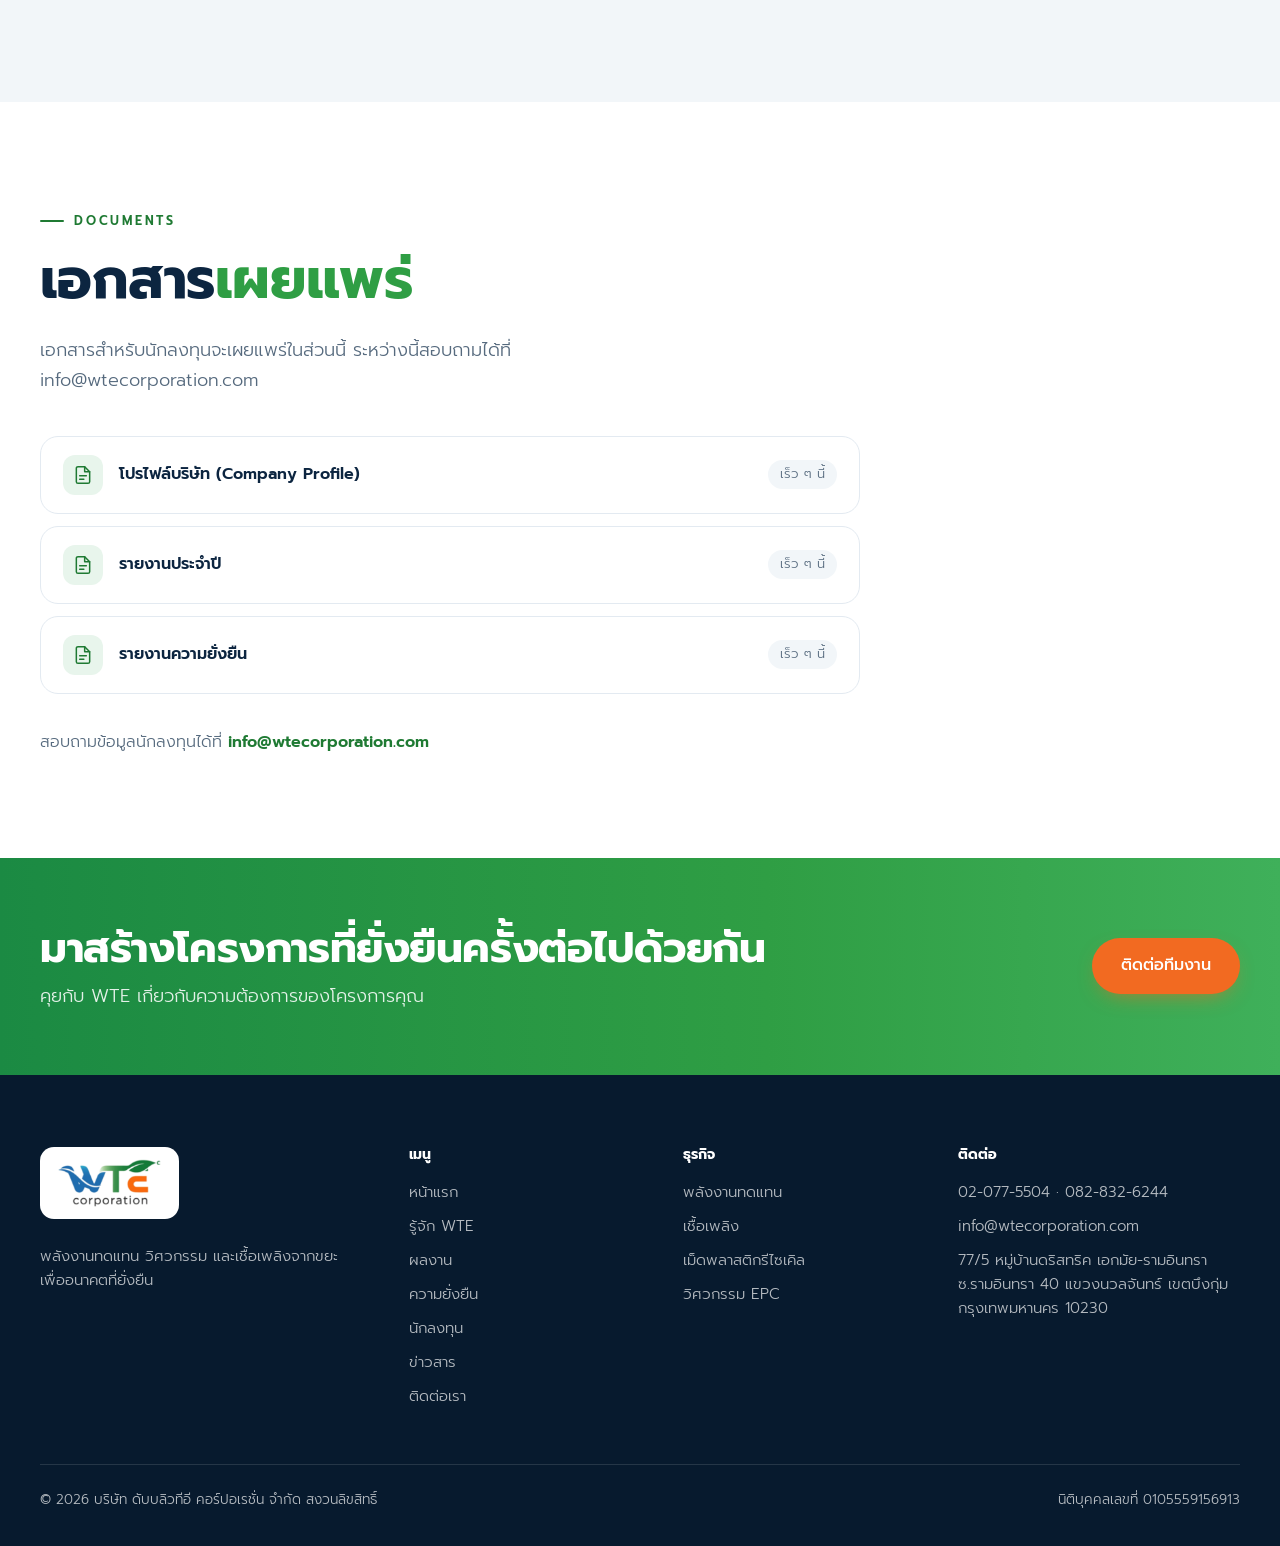
<file: investors.html>
<!doctype html>
<html lang="th">
<head>
<meta charset="utf-8">
<meta name="viewport" content="width=device-width, initial-scale=1">
<title data-i18n="meta.inv">นักลงทุนสัมพันธ์ | WTE Corporation</title>
<meta name="description" content="WTE Corporation — renewable energy, waste-to-energy and EPC engineering in Thailand. บริษัท ดับบลิวทีอี คอร์ปอเรชั่น จำกัด">
<meta name="theme-color" content="#0d2d4d">
<link rel="icon" href="assets/img/favicon.svg" type="image/svg+xml">
<link rel="preconnect" href="https://fonts.googleapis.com">
<link rel="preconnect" href="https://fonts.gstatic.com" crossorigin>
<link href="https://fonts.googleapis.com/css2?family=Prompt:wght@300;400;500;600;700&display=swap" rel="stylesheet">
<link rel="stylesheet" href="css/style.css?v=1794495268">
</head>
<body>
<a class="sr" href="#main" data-i18n="nav.skip" style="position:absolute;left:-999px">ข้ามไปยังเนื้อหา</a>
<header class="nav" id="nav"><div class="container nav-in">
<a class="brand" href="index.html" aria-label="WTE Corporation"><img src="assets/img/logo.png" alt="WTE Corporation" width="94" height="46"></a>
<nav class="menu" id="menu" aria-label="Main"><a href="index.html" data-i18n="nav.home">หน้าแรก</a><a href="about.html" data-i18n="nav.about">รู้จัก WTE</a><a href="business.html" data-i18n="nav.business">ธุรกิจของเรา</a><a href="projects.html" data-i18n="nav.projects">ผลงาน</a><a href="sustainability.html" data-i18n="nav.sus">ความยั่งยืน</a><a href="investors.html" class=active aria-current=page data-i18n="nav.inv">นักลงทุน</a><a href="news.html" data-i18n="nav.news">ข่าวสาร</a><a class="menu-contact" href="contact.html" data-i18n="nav.contact">ติดต่อเรา</a></nav>
<div class="nav-tools"><a class="btn btn-cta" href="contact.html" data-i18n="nav.contact">ติดต่อเรา</a><div class="lang" role="group" aria-label="Language">
<button type="button" data-lang="th" aria-pressed="true">ไทย</button><button type="button" data-lang="en" aria-pressed="false">EN</button><button type="button" data-lang="zh" aria-pressed="false">中文</button></div>
<button class="burger" id="burger" type="button" aria-label="Menu" aria-expanded="false" aria-controls="menu"><span></span><span></span><span></span></button></div>
</div></header>
<main id="main">

<section class="page-hero"><div class="orb o1"></div><div class="container">
<nav class="crumbs" aria-label="Breadcrumb"><a href="index.html" data-i18n="bc.home">หน้าแรก</a><span>/</span><span data-i18n="nav.inv">นักลงทุน</span></nav>
<span class="kicker">Investor Relations</span><h1 data-i18n="i.h1" class="reveal">นักลงทุนสัมพันธ์</h1><p data-i18n="i.sub" class="reveal d1">ข้อมูลองค์กร การกำกับดูแล และเอกสารเผยแพร่สำหรับผู้ถือหุ้นและนักลงทุน</p></div></section>
<section class="pad"><div class="container">
<span class="kicker">Overview</span><h2 class="display" data-i18n="g.ir.h">ข้อมูล<em>นักลงทุน</em></h2><p class="lead" data-i18n="g.ir.p">WTE ประกอบธุรกิจโดยการถือหุ้น (Holding Company) มุ่งลงทุนในธุรกิจหลัก คือการผลิตและจำหน่ายไฟฟ้าจากขยะชุมชนทั้งในและต่างประเทศ ด้วยเทคโนโลยีที่ทันสมัย มีประสิทธิภาพ และเป็นมิตรต่อสิ่งแวดล้อม</p>
<div class="grid-3" style="margin-top:48px">
<div class="card reveal"><span class="ico"><svg viewBox="0 0 24 24" fill="none" stroke="currentColor" stroke-width="1.8" stroke-linecap="round" stroke-linejoin="round"><path d="M9 2v6M15 2v6M6 8h12v4a6 6 0 0 1-12 0V8ZM12 18v4"/></svg></span><span class="num" data-i18n="g.ir.1">ธุรกิจหลัก</span><h3 data-i18n="g.ir.1p">ไฟฟ้าจากขยะชุมชน</h3></div>
<div class="card reveal d1"><span class="ico"><svg viewBox="0 0 24 24" fill="none" stroke="currentColor" stroke-width="1.8" stroke-linecap="round" stroke-linejoin="round"><rect x="2" y="7" width="18" height="10" rx="2"/><path d="M22 11v2M6 11v2M10 11v2"/></svg></span><span class="num" data-i18n="g.ir.2">เพิ่มทุนจดทะเบียนใหม่ (แผน พ.ศ. 2566)</span><h3 data-i18n="g.ir.2p">450 ล้านบาท</h3></div>
<div class="card reveal d2"><span class="ico"><svg viewBox="0 0 24 24" fill="none" stroke="currentColor" stroke-width="1.8" stroke-linecap="round" stroke-linejoin="round"><path d="M14 2H6a2 2 0 0 0-2 2v16a2 2 0 0 0 2 2h12a2 2 0 0 0 2-2V8l-6-6Z"/><path d="M14 2v6h6M8 13h8M8 17h5"/></svg></span><span class="num" data-i18n="g.ir.3">ก่อตั้งเมื่อ</span><h3 data-i18n="g.ir.3p">พ.ศ. 2559</h3></div>
</div></div></section>

<section class="pad soft"><div class="container">
<span class="kicker">Governance</span><h2 class="display" data-i18n="i.gov.h">การกำกับ<em>ดูแลกิจการ</em></h2><p class="lead" data-i18n="i.gov.p">คณะกรรมการ 4 ชุดภายใต้ประธานกรรมการบริหาร ตามโครงสร้างองค์กรของ WTE</p>
<div class="grid-4" style="margin-top:48px"><div class="card reveal d0"><span class="num">01</span><h3 data-i18n="g.o.c1">คณะกรรมการกำกับกิจการที่ดี</h3></div><div class="card reveal d1"><span class="num">02</span><h3 data-i18n="g.o.c2">คณะกรรมการบริหารความเสี่ยง</h3></div><div class="card reveal d2"><span class="num">03</span><h3 data-i18n="g.o.c3">คณะกรรมการสรรหาและกำหนดค่าตอบแทน</h3></div><div class="card reveal d3"><span class="num">04</span><h3 data-i18n="g.o.c4">คณะกรรมการตรวจสอบ</h3></div></div></div></section>

<section class="pad"><div class="container">
<span class="kicker">Documents</span><h2 class="display" data-i18n="h.doc.h">เอกสาร<em>เผยแพร่</em></h2><p class="lead" data-i18n="i.doc.p">เอกสารสำหรับนักลงทุนจะเผยแพร่ในส่วนนี้ ระหว่างนี้สอบถามได้ที่ info@wtecorporation.com</p>
<div style="margin-top:40px;max-width:820px"><ul class="docs"><li class="doc reveal"><span class="di"><svg viewBox="0 0 24 24" fill="none" stroke="currentColor" stroke-width="1.8" stroke-linecap="round" stroke-linejoin="round"><path d="M14 2H6a2 2 0 0 0-2 2v16a2 2 0 0 0 2 2h12a2 2 0 0 0 2-2V8l-6-6Z"/><path d="M14 2v6h6M8 13h8M8 17h5"/></svg></span><span class="dt" data-i18n="d.1">โปรไฟล์บริษัท (Company Profile)</span><span class="ds" data-i18n="d.soon">เร็ว ๆ นี้</span></li><li class="doc reveal"><span class="di"><svg viewBox="0 0 24 24" fill="none" stroke="currentColor" stroke-width="1.8" stroke-linecap="round" stroke-linejoin="round"><path d="M14 2H6a2 2 0 0 0-2 2v16a2 2 0 0 0 2 2h12a2 2 0 0 0 2-2V8l-6-6Z"/><path d="M14 2v6h6M8 13h8M8 17h5"/></svg></span><span class="dt" data-i18n="d.2">รายงานประจำปี</span><span class="ds" data-i18n="d.soon">เร็ว ๆ นี้</span></li><li class="doc reveal"><span class="di"><svg viewBox="0 0 24 24" fill="none" stroke="currentColor" stroke-width="1.8" stroke-linecap="round" stroke-linejoin="round"><path d="M14 2H6a2 2 0 0 0-2 2v16a2 2 0 0 0 2 2h12a2 2 0 0 0 2-2V8l-6-6Z"/><path d="M14 2v6h6M8 13h8M8 17h5"/></svg></span><span class="dt" data-i18n="d.3">รายงานความยั่งยืน</span><span class="ds" data-i18n="d.soon">เร็ว ๆ นี้</span></li></ul></div>
<p style="margin-top:36px;color:var(--muted)"><span data-i18n="g.ir.note">สอบถามข้อมูลนักลงทุนได้ที่</span> <a href="mailto:info@wtecorporation.com" style="color:var(--green-d);font-weight:600">info@wtecorporation.com</a></p>
</div></section>
<section class="cta-band"><div class="container cta-in">
<div><h2 data-i18n="h.cta.h">มาสร้างโครงการที่ยั่งยืนครั้งต่อไปด้วยกัน</h2><p data-i18n="h.cta.p">คุยกับ WTE เกี่ยวกับความต้องการของโครงการคุณ</p></div>
<a class="btn btn-cta" href="contact.html" data-i18n="c.contactus">ติดต่อทีมงาน</a></div></section>

</main>
<footer class="footer"><div class="container">
<div class="cols">
<div><a class="logo-tile" href="index.html"><img src="assets/img/logo.png" alt="WTE Corporation" width="106" height="52"></a>
<p style="margin-top:18px;max-width:320px" data-i18n="f.tag">พลังงานทดแทน วิศวกรรม และเชื้อเพลิงจากขยะ เพื่ออนาคตที่ยั่งยืน</p></div>
<div><h4 data-i18n="f.nav">เมนู</h4><ul>
<li><a href="index.html" data-i18n="nav.home">หน้าแรก</a></li><li><a href="about.html" data-i18n="nav.about">รู้จัก WTE</a></li><li><a href="projects.html" data-i18n="nav.projects">ผลงาน</a></li><li><a href="sustainability.html" data-i18n="nav.sus">ความยั่งยืน</a></li><li><a href="investors.html" data-i18n="nav.inv">นักลงทุน</a></li><li><a href="news.html" data-i18n="nav.news">ข่าวสาร</a></li><li><a href="contact.html" data-i18n="nav.contact">ติดต่อเรา</a></li></ul></div>
<div><h4 data-i18n="f.biz">ธุรกิจ</h4><ul>
<li><a href="business.html#energy" data-i18n="b.nav1">พลังงานทดแทน</a></li><li><a href="business.html#fuel" data-i18n="b.nav2">เชื้อเพลิง</a></li><li><a href="business.html#plastic" data-i18n="b.nav3">เม็ดพลาสติกรีไซเคิล</a></li><li><a href="business.html#engineering" data-i18n="b.nav4">วิศวกรรม EPC</a></li></ul></div>
<div><h4 data-i18n="f.contact">ติดต่อ</h4><ul>
<li><a href="tel:020775504">02-077-5504</a> · <a href="tel:0828326244">082-832-6244</a></li>
<li><a href="mailto:info@wtecorporation.com">info@wtecorporation.com</a></li>
<li data-i18n="c.office.addr">77/5 หมู่บ้านดริสทริค เอกมัย-รามอินทรา ซ.รามอินทรา 40 แขวงนวลจันทร์ เขตบึงกุ่ม กรุงเทพมหานคร 10230</li></ul></div>
</div>
<div class="legal"><span>© 2026 <span data-i18n="c.company">บริษัท ดับบลิวทีอี คอร์ปอเรชั่น จำกัด</span> <span data-i18n="c.rights">สงวนลิขสิทธิ์</span></span><span data-i18n="c.regno">นิติบุคคลเลขที่ 0105559156913</span></div>
</div></footer>
<script src="js/i18n.js?v=1794495268"></script>
<script src="js/main.js?v=1794495268"></script>
</body>
</html>
</file>
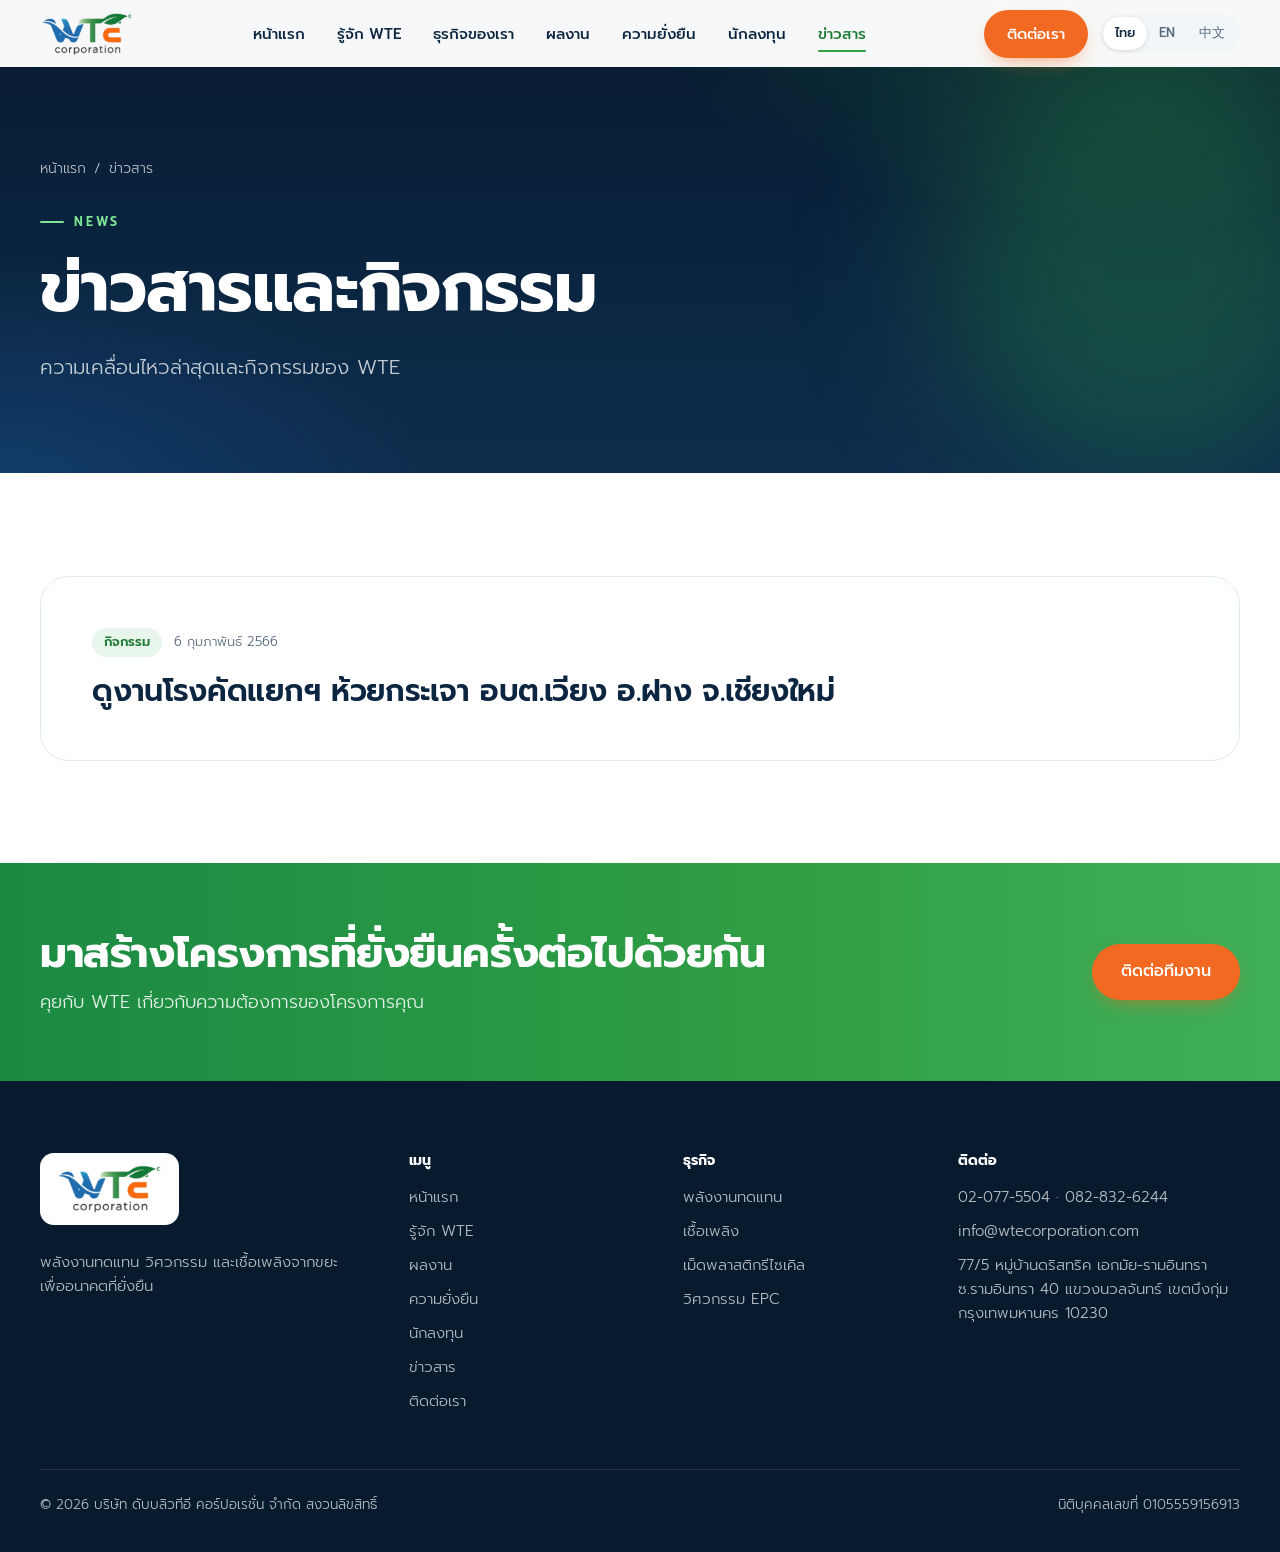
<file: news.html>
<!doctype html>
<html lang="th">
<head>
<meta charset="utf-8">
<meta name="viewport" content="width=device-width, initial-scale=1">
<title data-i18n="meta.news">ข่าวสารและกิจกรรม | WTE Corporation</title>
<meta name="description" content="WTE Corporation — renewable energy, waste-to-energy and EPC engineering in Thailand. บริษัท ดับบลิวทีอี คอร์ปอเรชั่น จำกัด">
<meta name="theme-color" content="#0d2d4d">
<link rel="icon" href="assets/img/favicon.svg" type="image/svg+xml">
<link rel="preconnect" href="https://fonts.googleapis.com">
<link rel="preconnect" href="https://fonts.gstatic.com" crossorigin>
<link href="https://fonts.googleapis.com/css2?family=Prompt:wght@300;400;500;600;700&display=swap" rel="stylesheet">
<link rel="stylesheet" href="css/style.css?v=1794495268">
</head>
<body>
<a class="sr" href="#main" data-i18n="nav.skip" style="position:absolute;left:-999px">ข้ามไปยังเนื้อหา</a>
<header class="nav" id="nav"><div class="container nav-in">
<a class="brand" href="index.html" aria-label="WTE Corporation"><img src="assets/img/logo.png" alt="WTE Corporation" width="94" height="46"></a>
<nav class="menu" id="menu" aria-label="Main"><a href="index.html" data-i18n="nav.home">หน้าแรก</a><a href="about.html" data-i18n="nav.about">รู้จัก WTE</a><a href="business.html" data-i18n="nav.business">ธุรกิจของเรา</a><a href="projects.html" data-i18n="nav.projects">ผลงาน</a><a href="sustainability.html" data-i18n="nav.sus">ความยั่งยืน</a><a href="investors.html" data-i18n="nav.inv">นักลงทุน</a><a href="news.html" class=active aria-current=page data-i18n="nav.news">ข่าวสาร</a><a class="menu-contact" href="contact.html" data-i18n="nav.contact">ติดต่อเรา</a></nav>
<div class="nav-tools"><a class="btn btn-cta" href="contact.html" data-i18n="nav.contact">ติดต่อเรา</a><div class="lang" role="group" aria-label="Language">
<button type="button" data-lang="th" aria-pressed="true">ไทย</button><button type="button" data-lang="en" aria-pressed="false">EN</button><button type="button" data-lang="zh" aria-pressed="false">中文</button></div>
<button class="burger" id="burger" type="button" aria-label="Menu" aria-expanded="false" aria-controls="menu"><span></span><span></span><span></span></button></div>
</div></header>
<main id="main">

<section class="page-hero"><div class="orb o1"></div><div class="container">
<nav class="crumbs" aria-label="Breadcrumb"><a href="index.html" data-i18n="bc.home">หน้าแรก</a><span>/</span><span data-i18n="nav.news">ข่าวสาร</span></nav>
<span class="kicker">News</span><h1 data-i18n="n.h1" class="reveal">ข่าวสารและกิจกรรม</h1><p data-i18n="n.sub" class="reveal d1">ความเคลื่อนไหวล่าสุดและกิจกรรมของ WTE</p></div></section>
<section class="pad"><div class="container">
<article class="news-card reveal">
<div class="body"><div class="meta"><b data-i18n="n.tag">กิจกรรม</b><time datetime="2023-02-06" data-i18n="n.date">6 กุมภาพันธ์ 2566</time></div>
<h3 data-i18n="n.title">ดูงานโรงคัดแยกฯ ห้วยกระเจา อบต.เวียง อ.ฝาง จ.เชียงใหม่</h3></div></article>
</div></section>
<section class="cta-band"><div class="container cta-in">
<div><h2 data-i18n="h.cta.h">มาสร้างโครงการที่ยั่งยืนครั้งต่อไปด้วยกัน</h2><p data-i18n="h.cta.p">คุยกับ WTE เกี่ยวกับความต้องการของโครงการคุณ</p></div>
<a class="btn btn-cta" href="contact.html" data-i18n="c.contactus">ติดต่อทีมงาน</a></div></section>

</main>
<footer class="footer"><div class="container">
<div class="cols">
<div><a class="logo-tile" href="index.html"><img src="assets/img/logo.png" alt="WTE Corporation" width="106" height="52"></a>
<p style="margin-top:18px;max-width:320px" data-i18n="f.tag">พลังงานทดแทน วิศวกรรม และเชื้อเพลิงจากขยะ เพื่ออนาคตที่ยั่งยืน</p></div>
<div><h4 data-i18n="f.nav">เมนู</h4><ul>
<li><a href="index.html" data-i18n="nav.home">หน้าแรก</a></li><li><a href="about.html" data-i18n="nav.about">รู้จัก WTE</a></li><li><a href="projects.html" data-i18n="nav.projects">ผลงาน</a></li><li><a href="sustainability.html" data-i18n="nav.sus">ความยั่งยืน</a></li><li><a href="investors.html" data-i18n="nav.inv">นักลงทุน</a></li><li><a href="news.html" data-i18n="nav.news">ข่าวสาร</a></li><li><a href="contact.html" data-i18n="nav.contact">ติดต่อเรา</a></li></ul></div>
<div><h4 data-i18n="f.biz">ธุรกิจ</h4><ul>
<li><a href="business.html#energy" data-i18n="b.nav1">พลังงานทดแทน</a></li><li><a href="business.html#fuel" data-i18n="b.nav2">เชื้อเพลิง</a></li><li><a href="business.html#plastic" data-i18n="b.nav3">เม็ดพลาสติกรีไซเคิล</a></li><li><a href="business.html#engineering" data-i18n="b.nav4">วิศวกรรม EPC</a></li></ul></div>
<div><h4 data-i18n="f.contact">ติดต่อ</h4><ul>
<li><a href="tel:020775504">02-077-5504</a> · <a href="tel:0828326244">082-832-6244</a></li>
<li><a href="mailto:info@wtecorporation.com">info@wtecorporation.com</a></li>
<li data-i18n="c.office.addr">77/5 หมู่บ้านดริสทริค เอกมัย-รามอินทรา ซ.รามอินทรา 40 แขวงนวลจันทร์ เขตบึงกุ่ม กรุงเทพมหานคร 10230</li></ul></div>
</div>
<div class="legal"><span>© 2026 <span data-i18n="c.company">บริษัท ดับบลิวทีอี คอร์ปอเรชั่น จำกัด</span> <span data-i18n="c.rights">สงวนลิขสิทธิ์</span></span><span data-i18n="c.regno">นิติบุคคลเลขที่ 0105559156913</span></div>
</div></footer>
<script src="js/i18n.js?v=1794495268"></script>
<script src="js/main.js?v=1794495268"></script>
</body>
</html>
</file>
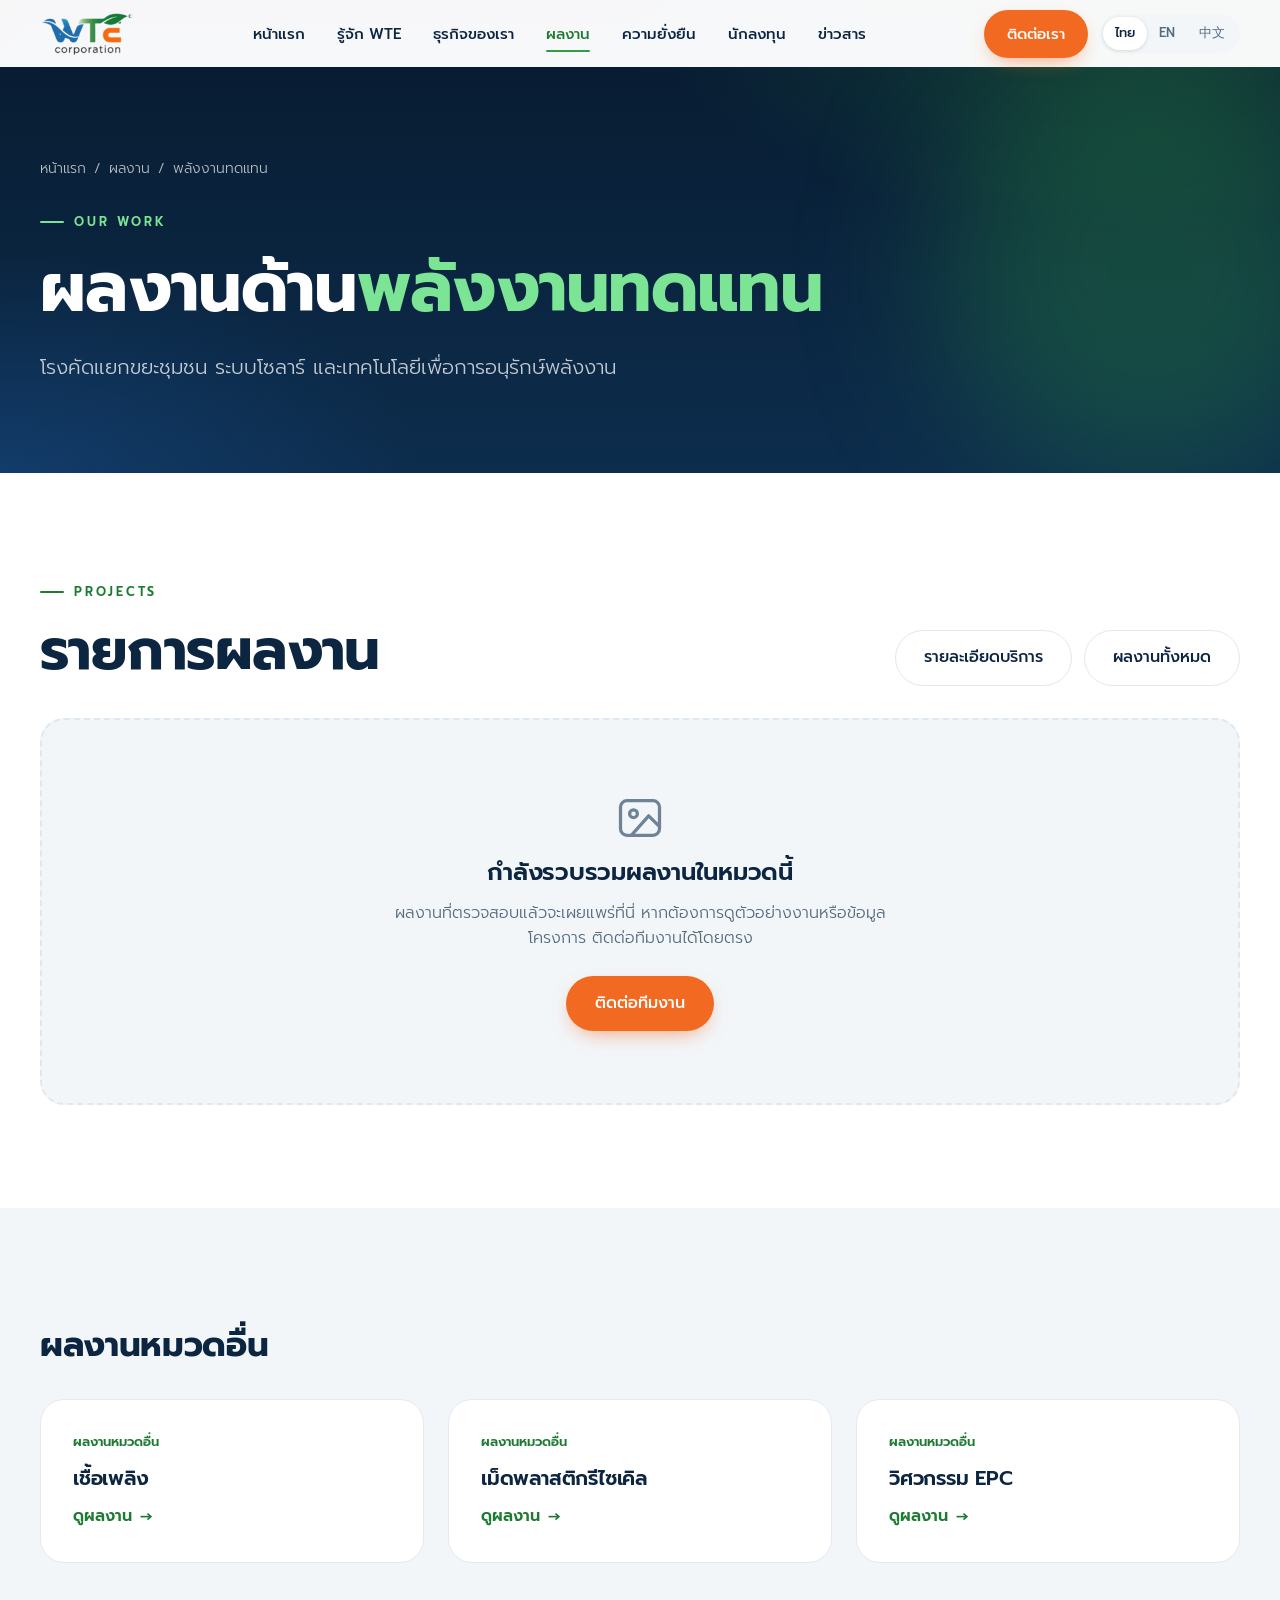
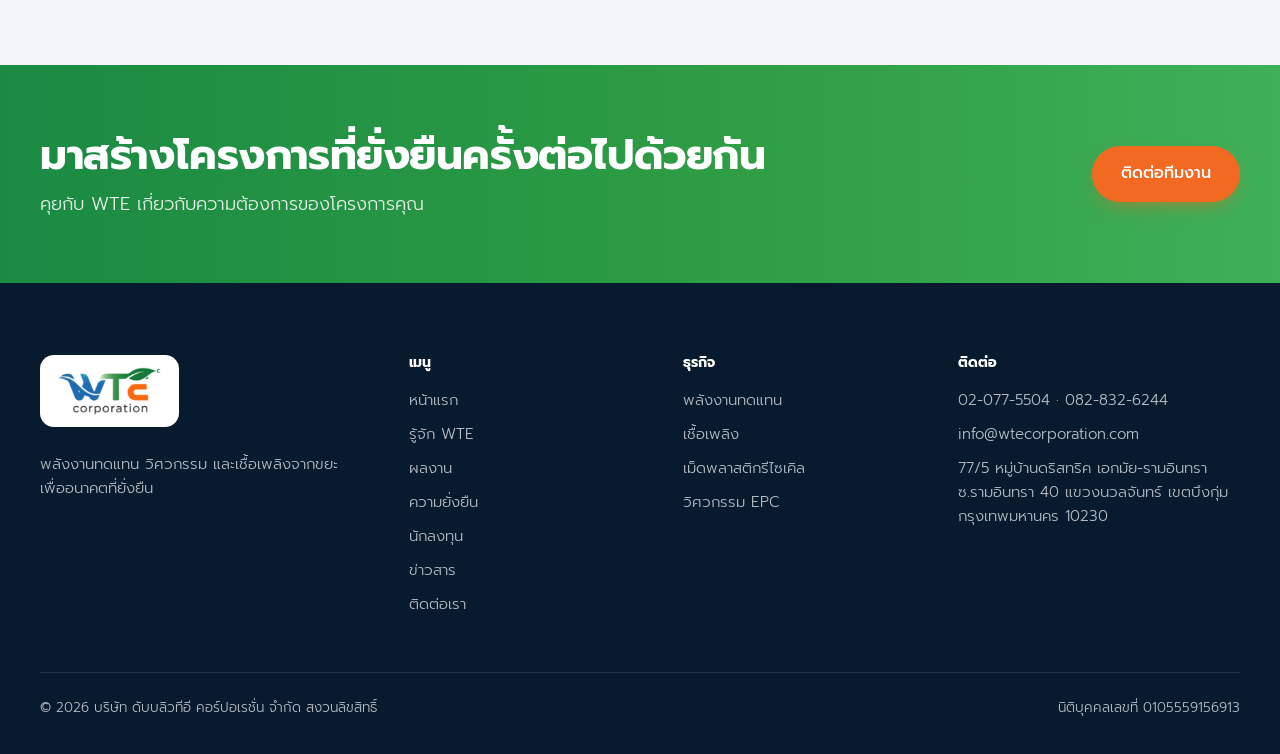
<file: projects-energy.html>
<!doctype html>
<html lang="th">
<head>
<meta charset="utf-8">
<meta name="viewport" content="width=device-width, initial-scale=1">
<title data-i18n="meta.pj.energy">ผลงานด้านพลังงานทดแทน | WTE Corporation</title>
<meta name="description" content="WTE Corporation — renewable energy, waste-to-energy and EPC engineering in Thailand. บริษัท ดับบลิวทีอี คอร์ปอเรชั่น จำกัด">
<meta name="theme-color" content="#0d2d4d">
<link rel="icon" href="assets/img/favicon.svg" type="image/svg+xml">
<link rel="preconnect" href="https://fonts.googleapis.com">
<link rel="preconnect" href="https://fonts.gstatic.com" crossorigin>
<link href="https://fonts.googleapis.com/css2?family=Prompt:wght@300;400;500;600;700&display=swap" rel="stylesheet">
<link rel="stylesheet" href="css/style.css?v=1794495268">
</head>
<body>
<a class="sr" href="#main" data-i18n="nav.skip" style="position:absolute;left:-999px">ข้ามไปยังเนื้อหา</a>
<header class="nav" id="nav"><div class="container nav-in">
<a class="brand" href="index.html" aria-label="WTE Corporation"><img src="assets/img/logo.png" alt="WTE Corporation" width="94" height="46"></a>
<nav class="menu" id="menu" aria-label="Main"><a href="index.html" data-i18n="nav.home">หน้าแรก</a><a href="about.html" data-i18n="nav.about">รู้จัก WTE</a><a href="business.html" data-i18n="nav.business">ธุรกิจของเรา</a><a href="projects.html" class=active aria-current=page data-i18n="nav.projects">ผลงาน</a><a href="sustainability.html" data-i18n="nav.sus">ความยั่งยืน</a><a href="investors.html" data-i18n="nav.inv">นักลงทุน</a><a href="news.html" data-i18n="nav.news">ข่าวสาร</a><a class="menu-contact" href="contact.html" data-i18n="nav.contact">ติดต่อเรา</a></nav>
<div class="nav-tools"><a class="btn btn-cta" href="contact.html" data-i18n="nav.contact">ติดต่อเรา</a><div class="lang" role="group" aria-label="Language">
<button type="button" data-lang="th" aria-pressed="true">ไทย</button><button type="button" data-lang="en" aria-pressed="false">EN</button><button type="button" data-lang="zh" aria-pressed="false">中文</button></div>
<button class="burger" id="burger" type="button" aria-label="Menu" aria-expanded="false" aria-controls="menu"><span></span><span></span><span></span></button></div>
</div></header>
<main id="main">
<section class="page-hero"><div class="orb o1"></div><div class="container">
<nav class="crumbs" aria-label="Breadcrumb"><a href="index.html" data-i18n="bc.home">หน้าแรก</a><span>/</span><a href="projects.html" data-i18n="nav.projects">ผลงาน</a><span>/</span><span data-i18n="b.nav1">พลังงานทดแทน</span></nav>
<span class="kicker">Our Work</span><h1 data-i18n="pj.s.energy.h" class="reveal">ผลงานด้าน<em>พลังงานทดแทน</em></h1><p data-i18n="pj.s.energy.p" class="reveal d1">โรงคัดแยกขยะชุมชน ระบบโซลาร์ และเทคโนโลยีเพื่อการอนุรักษ์พลังงาน</p></div></section>
<section class="pad"><div class="container">
<div class="section-head" style="margin-bottom:32px"><div><span class="kicker">Projects</span><h2 class="display" data-i18n="pj.list">รายการผลงาน</h2></div>
<div style="display:flex;gap:12px;flex-wrap:wrap"><a class="btn btn-line" href="business.html#energy" data-i18n="pj.svc">รายละเอียดบริการ</a><a class="btn btn-line" href="projects.html" data-i18n="pj.back">ผลงานทั้งหมด</a></div></div>
<div class="empty reveal"><span class="imgph-ico"><svg viewBox="0 0 24 24" fill="none" stroke="currentColor" stroke-width="1.5" stroke-linecap="round" stroke-linejoin="round"><rect x="3" y="4" width="18" height="16" rx="3"/><circle cx="9" cy="10" r="1.8"/><path d="M21 16l-5-5-8 9"/></svg></span><h3 data-i18n="pj.empty.h">กำลังรวบรวมผลงานในหมวดนี้</h3><p data-i18n="pj.empty.p">ผลงานที่ตรวจสอบแล้วจะเผยแพร่ที่นี่ หากต้องการดูตัวอย่างงานหรือข้อมูลโครงการ ติดต่อทีมงานได้โดยตรง</p>
<a class="btn btn-cta" href="contact.html" data-i18n="c.contactus">ติดต่อทีมงาน</a></div></div></section>
<section class="pad soft"><div class="container"><h2 class="display" style="font-size:clamp(24px,3vw,34px)" data-i18n="pj.other">ผลงานหมวดอื่น</h2>
<div class="grid-3" style="margin-top:32px"><a class="card reveal" href="projects-fuel.html"><span class="num" data-i18n="pj.other">ผลงานหมวดอื่น</span><h3 data-i18n="b.nav2">เชื้อเพลิง</h3><span class="more arrow" style="margin-top:14px;display:inline-flex;gap:8px;font-weight:600;color:var(--green-d)" data-i18n="c.viewwork">ดูผลงาน</span></a><a class="card reveal" href="projects-recycling.html"><span class="num" data-i18n="pj.other">ผลงานหมวดอื่น</span><h3 data-i18n="b.nav3">เม็ดพลาสติกรีไซเคิล</h3><span class="more arrow" style="margin-top:14px;display:inline-flex;gap:8px;font-weight:600;color:var(--green-d)" data-i18n="c.viewwork">ดูผลงาน</span></a><a class="card reveal" href="projects-engineering.html"><span class="num" data-i18n="pj.other">ผลงานหมวดอื่น</span><h3 data-i18n="b.nav4">วิศวกรรม EPC</h3><span class="more arrow" style="margin-top:14px;display:inline-flex;gap:8px;font-weight:600;color:var(--green-d)" data-i18n="c.viewwork">ดูผลงาน</span></a></div></div></section>
<section class="cta-band"><div class="container cta-in">
<div><h2 data-i18n="h.cta.h">มาสร้างโครงการที่ยั่งยืนครั้งต่อไปด้วยกัน</h2><p data-i18n="h.cta.p">คุยกับ WTE เกี่ยวกับความต้องการของโครงการคุณ</p></div>
<a class="btn btn-cta" href="contact.html" data-i18n="c.contactus">ติดต่อทีมงาน</a></div></section>

</main>
<footer class="footer"><div class="container">
<div class="cols">
<div><a class="logo-tile" href="index.html"><img src="assets/img/logo.png" alt="WTE Corporation" width="106" height="52"></a>
<p style="margin-top:18px;max-width:320px" data-i18n="f.tag">พลังงานทดแทน วิศวกรรม และเชื้อเพลิงจากขยะ เพื่ออนาคตที่ยั่งยืน</p></div>
<div><h4 data-i18n="f.nav">เมนู</h4><ul>
<li><a href="index.html" data-i18n="nav.home">หน้าแรก</a></li><li><a href="about.html" data-i18n="nav.about">รู้จัก WTE</a></li><li><a href="projects.html" data-i18n="nav.projects">ผลงาน</a></li><li><a href="sustainability.html" data-i18n="nav.sus">ความยั่งยืน</a></li><li><a href="investors.html" data-i18n="nav.inv">นักลงทุน</a></li><li><a href="news.html" data-i18n="nav.news">ข่าวสาร</a></li><li><a href="contact.html" data-i18n="nav.contact">ติดต่อเรา</a></li></ul></div>
<div><h4 data-i18n="f.biz">ธุรกิจ</h4><ul>
<li><a href="business.html#energy" data-i18n="b.nav1">พลังงานทดแทน</a></li><li><a href="business.html#fuel" data-i18n="b.nav2">เชื้อเพลิง</a></li><li><a href="business.html#plastic" data-i18n="b.nav3">เม็ดพลาสติกรีไซเคิล</a></li><li><a href="business.html#engineering" data-i18n="b.nav4">วิศวกรรม EPC</a></li></ul></div>
<div><h4 data-i18n="f.contact">ติดต่อ</h4><ul>
<li><a href="tel:020775504">02-077-5504</a> · <a href="tel:0828326244">082-832-6244</a></li>
<li><a href="mailto:info@wtecorporation.com">info@wtecorporation.com</a></li>
<li data-i18n="c.office.addr">77/5 หมู่บ้านดริสทริค เอกมัย-รามอินทรา ซ.รามอินทรา 40 แขวงนวลจันทร์ เขตบึงกุ่ม กรุงเทพมหานคร 10230</li></ul></div>
</div>
<div class="legal"><span>© 2026 <span data-i18n="c.company">บริษัท ดับบลิวทีอี คอร์ปอเรชั่น จำกัด</span> <span data-i18n="c.rights">สงวนลิขสิทธิ์</span></span><span data-i18n="c.regno">นิติบุคคลเลขที่ 0105559156913</span></div>
</div></footer>
<script src="js/i18n.js?v=1794495268"></script>
<script src="js/main.js?v=1794495268"></script>
</body>
</html>
</file>
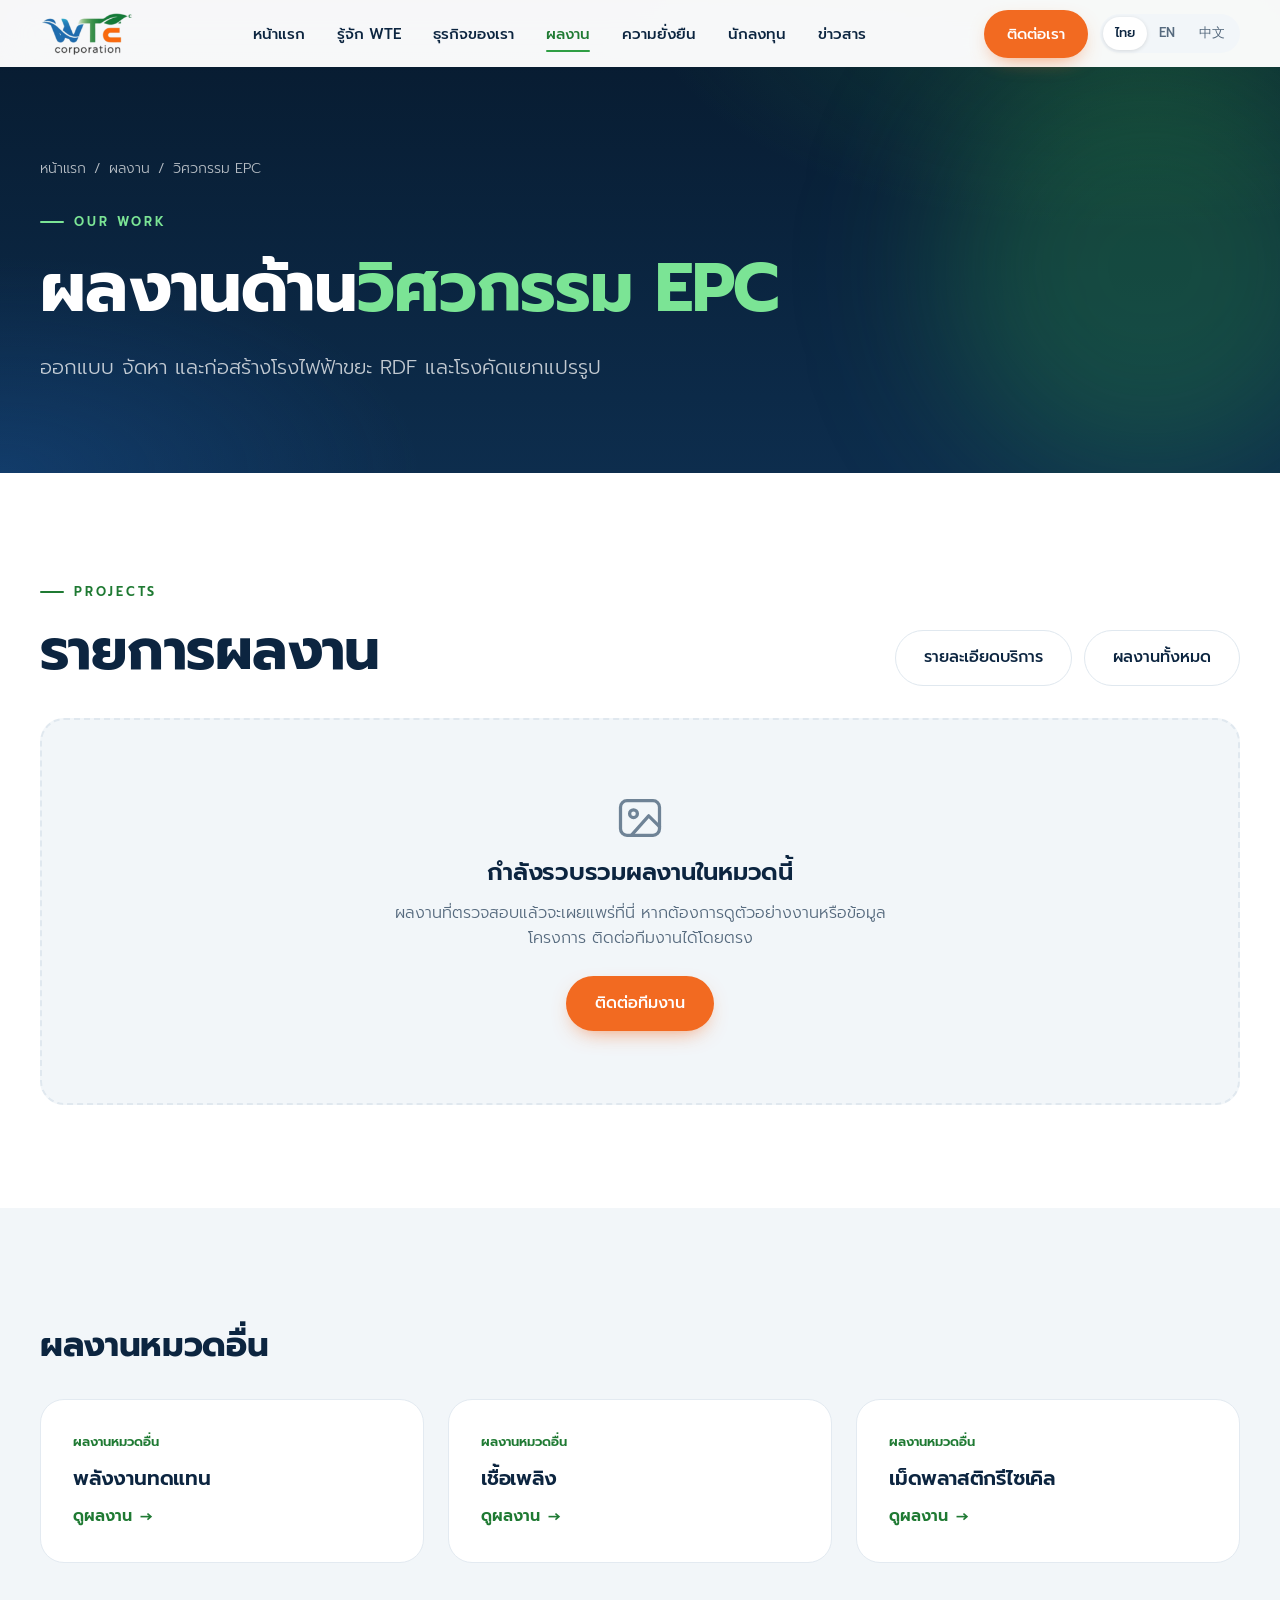
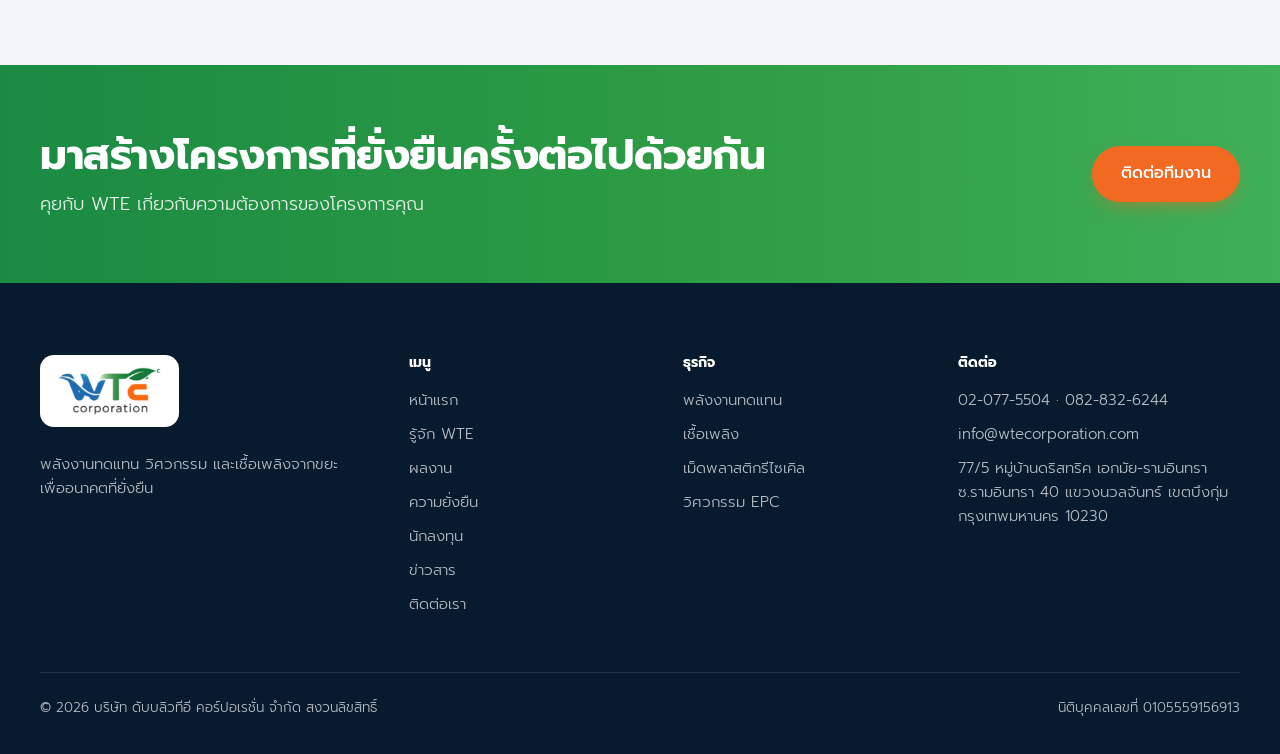
<file: projects-engineering.html>
<!doctype html>
<html lang="th">
<head>
<meta charset="utf-8">
<meta name="viewport" content="width=device-width, initial-scale=1">
<title data-i18n="meta.pj.engineering">ผลงานด้านวิศวกรรม EPC | WTE Corporation</title>
<meta name="description" content="WTE Corporation — renewable energy, waste-to-energy and EPC engineering in Thailand. บริษัท ดับบลิวทีอี คอร์ปอเรชั่น จำกัด">
<meta name="theme-color" content="#0d2d4d">
<link rel="icon" href="assets/img/favicon.svg" type="image/svg+xml">
<link rel="preconnect" href="https://fonts.googleapis.com">
<link rel="preconnect" href="https://fonts.gstatic.com" crossorigin>
<link href="https://fonts.googleapis.com/css2?family=Prompt:wght@300;400;500;600;700&display=swap" rel="stylesheet">
<link rel="stylesheet" href="css/style.css?v=1794495268">
</head>
<body>
<a class="sr" href="#main" data-i18n="nav.skip" style="position:absolute;left:-999px">ข้ามไปยังเนื้อหา</a>
<header class="nav" id="nav"><div class="container nav-in">
<a class="brand" href="index.html" aria-label="WTE Corporation"><img src="assets/img/logo.png" alt="WTE Corporation" width="94" height="46"></a>
<nav class="menu" id="menu" aria-label="Main"><a href="index.html" data-i18n="nav.home">หน้าแรก</a><a href="about.html" data-i18n="nav.about">รู้จัก WTE</a><a href="business.html" data-i18n="nav.business">ธุรกิจของเรา</a><a href="projects.html" class=active aria-current=page data-i18n="nav.projects">ผลงาน</a><a href="sustainability.html" data-i18n="nav.sus">ความยั่งยืน</a><a href="investors.html" data-i18n="nav.inv">นักลงทุน</a><a href="news.html" data-i18n="nav.news">ข่าวสาร</a><a class="menu-contact" href="contact.html" data-i18n="nav.contact">ติดต่อเรา</a></nav>
<div class="nav-tools"><a class="btn btn-cta" href="contact.html" data-i18n="nav.contact">ติดต่อเรา</a><div class="lang" role="group" aria-label="Language">
<button type="button" data-lang="th" aria-pressed="true">ไทย</button><button type="button" data-lang="en" aria-pressed="false">EN</button><button type="button" data-lang="zh" aria-pressed="false">中文</button></div>
<button class="burger" id="burger" type="button" aria-label="Menu" aria-expanded="false" aria-controls="menu"><span></span><span></span><span></span></button></div>
</div></header>
<main id="main">
<section class="page-hero"><div class="orb o1"></div><div class="container">
<nav class="crumbs" aria-label="Breadcrumb"><a href="index.html" data-i18n="bc.home">หน้าแรก</a><span>/</span><a href="projects.html" data-i18n="nav.projects">ผลงาน</a><span>/</span><span data-i18n="b.nav4">วิศวกรรม EPC</span></nav>
<span class="kicker">Our Work</span><h1 data-i18n="pj.s.engineering.h" class="reveal">ผลงานด้าน<em>วิศวกรรม EPC</em></h1><p data-i18n="pj.s.engineering.p" class="reveal d1">ออกแบบ จัดหา และก่อสร้างโรงไฟฟ้าขยะ RDF และโรงคัดแยกแปรรูป</p></div></section>
<section class="pad"><div class="container">
<div class="section-head" style="margin-bottom:32px"><div><span class="kicker">Projects</span><h2 class="display" data-i18n="pj.list">รายการผลงาน</h2></div>
<div style="display:flex;gap:12px;flex-wrap:wrap"><a class="btn btn-line" href="business.html#engineering" data-i18n="pj.svc">รายละเอียดบริการ</a><a class="btn btn-line" href="projects.html" data-i18n="pj.back">ผลงานทั้งหมด</a></div></div>
<div class="empty reveal"><span class="imgph-ico"><svg viewBox="0 0 24 24" fill="none" stroke="currentColor" stroke-width="1.5" stroke-linecap="round" stroke-linejoin="round"><rect x="3" y="4" width="18" height="16" rx="3"/><circle cx="9" cy="10" r="1.8"/><path d="M21 16l-5-5-8 9"/></svg></span><h3 data-i18n="pj.empty.h">กำลังรวบรวมผลงานในหมวดนี้</h3><p data-i18n="pj.empty.p">ผลงานที่ตรวจสอบแล้วจะเผยแพร่ที่นี่ หากต้องการดูตัวอย่างงานหรือข้อมูลโครงการ ติดต่อทีมงานได้โดยตรง</p>
<a class="btn btn-cta" href="contact.html" data-i18n="c.contactus">ติดต่อทีมงาน</a></div></div></section>
<section class="pad soft"><div class="container"><h2 class="display" style="font-size:clamp(24px,3vw,34px)" data-i18n="pj.other">ผลงานหมวดอื่น</h2>
<div class="grid-3" style="margin-top:32px"><a class="card reveal" href="projects-energy.html"><span class="num" data-i18n="pj.other">ผลงานหมวดอื่น</span><h3 data-i18n="b.nav1">พลังงานทดแทน</h3><span class="more arrow" style="margin-top:14px;display:inline-flex;gap:8px;font-weight:600;color:var(--green-d)" data-i18n="c.viewwork">ดูผลงาน</span></a><a class="card reveal" href="projects-fuel.html"><span class="num" data-i18n="pj.other">ผลงานหมวดอื่น</span><h3 data-i18n="b.nav2">เชื้อเพลิง</h3><span class="more arrow" style="margin-top:14px;display:inline-flex;gap:8px;font-weight:600;color:var(--green-d)" data-i18n="c.viewwork">ดูผลงาน</span></a><a class="card reveal" href="projects-recycling.html"><span class="num" data-i18n="pj.other">ผลงานหมวดอื่น</span><h3 data-i18n="b.nav3">เม็ดพลาสติกรีไซเคิล</h3><span class="more arrow" style="margin-top:14px;display:inline-flex;gap:8px;font-weight:600;color:var(--green-d)" data-i18n="c.viewwork">ดูผลงาน</span></a></div></div></section>
<section class="cta-band"><div class="container cta-in">
<div><h2 data-i18n="h.cta.h">มาสร้างโครงการที่ยั่งยืนครั้งต่อไปด้วยกัน</h2><p data-i18n="h.cta.p">คุยกับ WTE เกี่ยวกับความต้องการของโครงการคุณ</p></div>
<a class="btn btn-cta" href="contact.html" data-i18n="c.contactus">ติดต่อทีมงาน</a></div></section>

</main>
<footer class="footer"><div class="container">
<div class="cols">
<div><a class="logo-tile" href="index.html"><img src="assets/img/logo.png" alt="WTE Corporation" width="106" height="52"></a>
<p style="margin-top:18px;max-width:320px" data-i18n="f.tag">พลังงานทดแทน วิศวกรรม และเชื้อเพลิงจากขยะ เพื่ออนาคตที่ยั่งยืน</p></div>
<div><h4 data-i18n="f.nav">เมนู</h4><ul>
<li><a href="index.html" data-i18n="nav.home">หน้าแรก</a></li><li><a href="about.html" data-i18n="nav.about">รู้จัก WTE</a></li><li><a href="projects.html" data-i18n="nav.projects">ผลงาน</a></li><li><a href="sustainability.html" data-i18n="nav.sus">ความยั่งยืน</a></li><li><a href="investors.html" data-i18n="nav.inv">นักลงทุน</a></li><li><a href="news.html" data-i18n="nav.news">ข่าวสาร</a></li><li><a href="contact.html" data-i18n="nav.contact">ติดต่อเรา</a></li></ul></div>
<div><h4 data-i18n="f.biz">ธุรกิจ</h4><ul>
<li><a href="business.html#energy" data-i18n="b.nav1">พลังงานทดแทน</a></li><li><a href="business.html#fuel" data-i18n="b.nav2">เชื้อเพลิง</a></li><li><a href="business.html#plastic" data-i18n="b.nav3">เม็ดพลาสติกรีไซเคิล</a></li><li><a href="business.html#engineering" data-i18n="b.nav4">วิศวกรรม EPC</a></li></ul></div>
<div><h4 data-i18n="f.contact">ติดต่อ</h4><ul>
<li><a href="tel:020775504">02-077-5504</a> · <a href="tel:0828326244">082-832-6244</a></li>
<li><a href="mailto:info@wtecorporation.com">info@wtecorporation.com</a></li>
<li data-i18n="c.office.addr">77/5 หมู่บ้านดริสทริค เอกมัย-รามอินทรา ซ.รามอินทรา 40 แขวงนวลจันทร์ เขตบึงกุ่ม กรุงเทพมหานคร 10230</li></ul></div>
</div>
<div class="legal"><span>© 2026 <span data-i18n="c.company">บริษัท ดับบลิวทีอี คอร์ปอเรชั่น จำกัด</span> <span data-i18n="c.rights">สงวนลิขสิทธิ์</span></span><span data-i18n="c.regno">นิติบุคคลเลขที่ 0105559156913</span></div>
</div></footer>
<script src="js/i18n.js?v=1794495268"></script>
<script src="js/main.js?v=1794495268"></script>
</body>
</html>
</file>
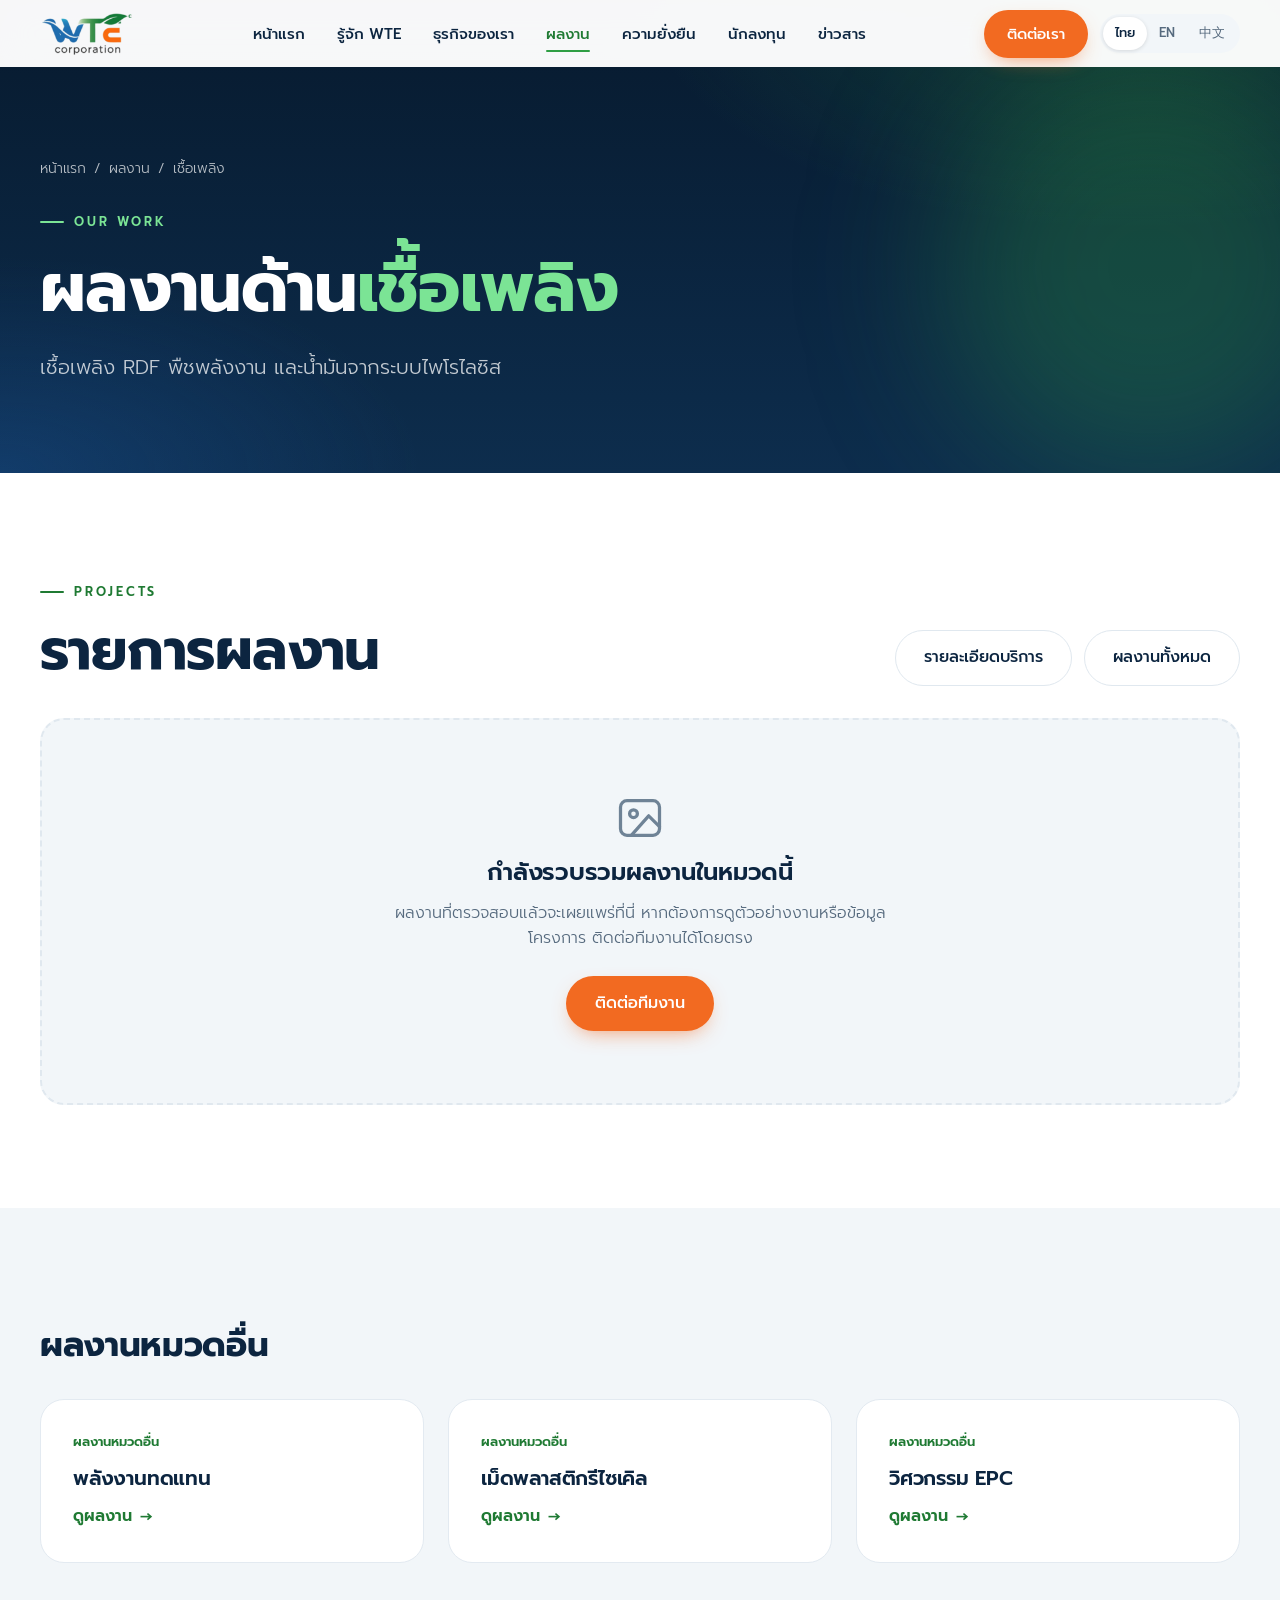
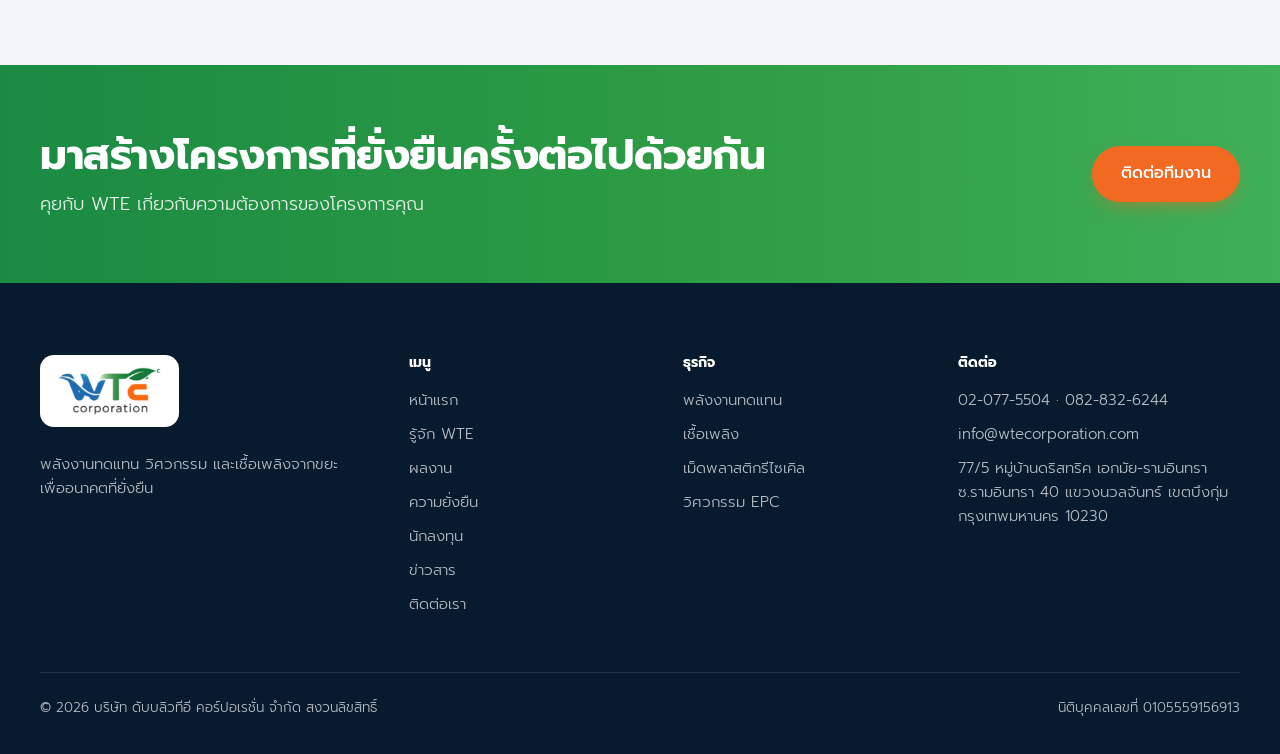
<file: projects-fuel.html>
<!doctype html>
<html lang="th">
<head>
<meta charset="utf-8">
<meta name="viewport" content="width=device-width, initial-scale=1">
<title data-i18n="meta.pj.fuel">ผลงานด้านเชื้อเพลิง | WTE Corporation</title>
<meta name="description" content="WTE Corporation — renewable energy, waste-to-energy and EPC engineering in Thailand. บริษัท ดับบลิวทีอี คอร์ปอเรชั่น จำกัด">
<meta name="theme-color" content="#0d2d4d">
<link rel="icon" href="assets/img/favicon.svg" type="image/svg+xml">
<link rel="preconnect" href="https://fonts.googleapis.com">
<link rel="preconnect" href="https://fonts.gstatic.com" crossorigin>
<link href="https://fonts.googleapis.com/css2?family=Prompt:wght@300;400;500;600;700&display=swap" rel="stylesheet">
<link rel="stylesheet" href="css/style.css?v=1794495268">
</head>
<body>
<a class="sr" href="#main" data-i18n="nav.skip" style="position:absolute;left:-999px">ข้ามไปยังเนื้อหา</a>
<header class="nav" id="nav"><div class="container nav-in">
<a class="brand" href="index.html" aria-label="WTE Corporation"><img src="assets/img/logo.png" alt="WTE Corporation" width="94" height="46"></a>
<nav class="menu" id="menu" aria-label="Main"><a href="index.html" data-i18n="nav.home">หน้าแรก</a><a href="about.html" data-i18n="nav.about">รู้จัก WTE</a><a href="business.html" data-i18n="nav.business">ธุรกิจของเรา</a><a href="projects.html" class=active aria-current=page data-i18n="nav.projects">ผลงาน</a><a href="sustainability.html" data-i18n="nav.sus">ความยั่งยืน</a><a href="investors.html" data-i18n="nav.inv">นักลงทุน</a><a href="news.html" data-i18n="nav.news">ข่าวสาร</a><a class="menu-contact" href="contact.html" data-i18n="nav.contact">ติดต่อเรา</a></nav>
<div class="nav-tools"><a class="btn btn-cta" href="contact.html" data-i18n="nav.contact">ติดต่อเรา</a><div class="lang" role="group" aria-label="Language">
<button type="button" data-lang="th" aria-pressed="true">ไทย</button><button type="button" data-lang="en" aria-pressed="false">EN</button><button type="button" data-lang="zh" aria-pressed="false">中文</button></div>
<button class="burger" id="burger" type="button" aria-label="Menu" aria-expanded="false" aria-controls="menu"><span></span><span></span><span></span></button></div>
</div></header>
<main id="main">
<section class="page-hero"><div class="orb o1"></div><div class="container">
<nav class="crumbs" aria-label="Breadcrumb"><a href="index.html" data-i18n="bc.home">หน้าแรก</a><span>/</span><a href="projects.html" data-i18n="nav.projects">ผลงาน</a><span>/</span><span data-i18n="b.nav2">เชื้อเพลิง</span></nav>
<span class="kicker">Our Work</span><h1 data-i18n="pj.s.fuel.h" class="reveal">ผลงานด้าน<em>เชื้อเพลิง</em></h1><p data-i18n="pj.s.fuel.p" class="reveal d1">เชื้อเพลิง RDF พืชพลังงาน และน้ำมันจากระบบไพโรไลซิส</p></div></section>
<section class="pad"><div class="container">
<div class="section-head" style="margin-bottom:32px"><div><span class="kicker">Projects</span><h2 class="display" data-i18n="pj.list">รายการผลงาน</h2></div>
<div style="display:flex;gap:12px;flex-wrap:wrap"><a class="btn btn-line" href="business.html#fuel" data-i18n="pj.svc">รายละเอียดบริการ</a><a class="btn btn-line" href="projects.html" data-i18n="pj.back">ผลงานทั้งหมด</a></div></div>
<div class="empty reveal"><span class="imgph-ico"><svg viewBox="0 0 24 24" fill="none" stroke="currentColor" stroke-width="1.5" stroke-linecap="round" stroke-linejoin="round"><rect x="3" y="4" width="18" height="16" rx="3"/><circle cx="9" cy="10" r="1.8"/><path d="M21 16l-5-5-8 9"/></svg></span><h3 data-i18n="pj.empty.h">กำลังรวบรวมผลงานในหมวดนี้</h3><p data-i18n="pj.empty.p">ผลงานที่ตรวจสอบแล้วจะเผยแพร่ที่นี่ หากต้องการดูตัวอย่างงานหรือข้อมูลโครงการ ติดต่อทีมงานได้โดยตรง</p>
<a class="btn btn-cta" href="contact.html" data-i18n="c.contactus">ติดต่อทีมงาน</a></div></div></section>
<section class="pad soft"><div class="container"><h2 class="display" style="font-size:clamp(24px,3vw,34px)" data-i18n="pj.other">ผลงานหมวดอื่น</h2>
<div class="grid-3" style="margin-top:32px"><a class="card reveal" href="projects-energy.html"><span class="num" data-i18n="pj.other">ผลงานหมวดอื่น</span><h3 data-i18n="b.nav1">พลังงานทดแทน</h3><span class="more arrow" style="margin-top:14px;display:inline-flex;gap:8px;font-weight:600;color:var(--green-d)" data-i18n="c.viewwork">ดูผลงาน</span></a><a class="card reveal" href="projects-recycling.html"><span class="num" data-i18n="pj.other">ผลงานหมวดอื่น</span><h3 data-i18n="b.nav3">เม็ดพลาสติกรีไซเคิล</h3><span class="more arrow" style="margin-top:14px;display:inline-flex;gap:8px;font-weight:600;color:var(--green-d)" data-i18n="c.viewwork">ดูผลงาน</span></a><a class="card reveal" href="projects-engineering.html"><span class="num" data-i18n="pj.other">ผลงานหมวดอื่น</span><h3 data-i18n="b.nav4">วิศวกรรม EPC</h3><span class="more arrow" style="margin-top:14px;display:inline-flex;gap:8px;font-weight:600;color:var(--green-d)" data-i18n="c.viewwork">ดูผลงาน</span></a></div></div></section>
<section class="cta-band"><div class="container cta-in">
<div><h2 data-i18n="h.cta.h">มาสร้างโครงการที่ยั่งยืนครั้งต่อไปด้วยกัน</h2><p data-i18n="h.cta.p">คุยกับ WTE เกี่ยวกับความต้องการของโครงการคุณ</p></div>
<a class="btn btn-cta" href="contact.html" data-i18n="c.contactus">ติดต่อทีมงาน</a></div></section>

</main>
<footer class="footer"><div class="container">
<div class="cols">
<div><a class="logo-tile" href="index.html"><img src="assets/img/logo.png" alt="WTE Corporation" width="106" height="52"></a>
<p style="margin-top:18px;max-width:320px" data-i18n="f.tag">พลังงานทดแทน วิศวกรรม และเชื้อเพลิงจากขยะ เพื่ออนาคตที่ยั่งยืน</p></div>
<div><h4 data-i18n="f.nav">เมนู</h4><ul>
<li><a href="index.html" data-i18n="nav.home">หน้าแรก</a></li><li><a href="about.html" data-i18n="nav.about">รู้จัก WTE</a></li><li><a href="projects.html" data-i18n="nav.projects">ผลงาน</a></li><li><a href="sustainability.html" data-i18n="nav.sus">ความยั่งยืน</a></li><li><a href="investors.html" data-i18n="nav.inv">นักลงทุน</a></li><li><a href="news.html" data-i18n="nav.news">ข่าวสาร</a></li><li><a href="contact.html" data-i18n="nav.contact">ติดต่อเรา</a></li></ul></div>
<div><h4 data-i18n="f.biz">ธุรกิจ</h4><ul>
<li><a href="business.html#energy" data-i18n="b.nav1">พลังงานทดแทน</a></li><li><a href="business.html#fuel" data-i18n="b.nav2">เชื้อเพลิง</a></li><li><a href="business.html#plastic" data-i18n="b.nav3">เม็ดพลาสติกรีไซเคิล</a></li><li><a href="business.html#engineering" data-i18n="b.nav4">วิศวกรรม EPC</a></li></ul></div>
<div><h4 data-i18n="f.contact">ติดต่อ</h4><ul>
<li><a href="tel:020775504">02-077-5504</a> · <a href="tel:0828326244">082-832-6244</a></li>
<li><a href="mailto:info@wtecorporation.com">info@wtecorporation.com</a></li>
<li data-i18n="c.office.addr">77/5 หมู่บ้านดริสทริค เอกมัย-รามอินทรา ซ.รามอินทรา 40 แขวงนวลจันทร์ เขตบึงกุ่ม กรุงเทพมหานคร 10230</li></ul></div>
</div>
<div class="legal"><span>© 2026 <span data-i18n="c.company">บริษัท ดับบลิวทีอี คอร์ปอเรชั่น จำกัด</span> <span data-i18n="c.rights">สงวนลิขสิทธิ์</span></span><span data-i18n="c.regno">นิติบุคคลเลขที่ 0105559156913</span></div>
</div></footer>
<script src="js/i18n.js?v=1794495268"></script>
<script src="js/main.js?v=1794495268"></script>
</body>
</html>
</file>
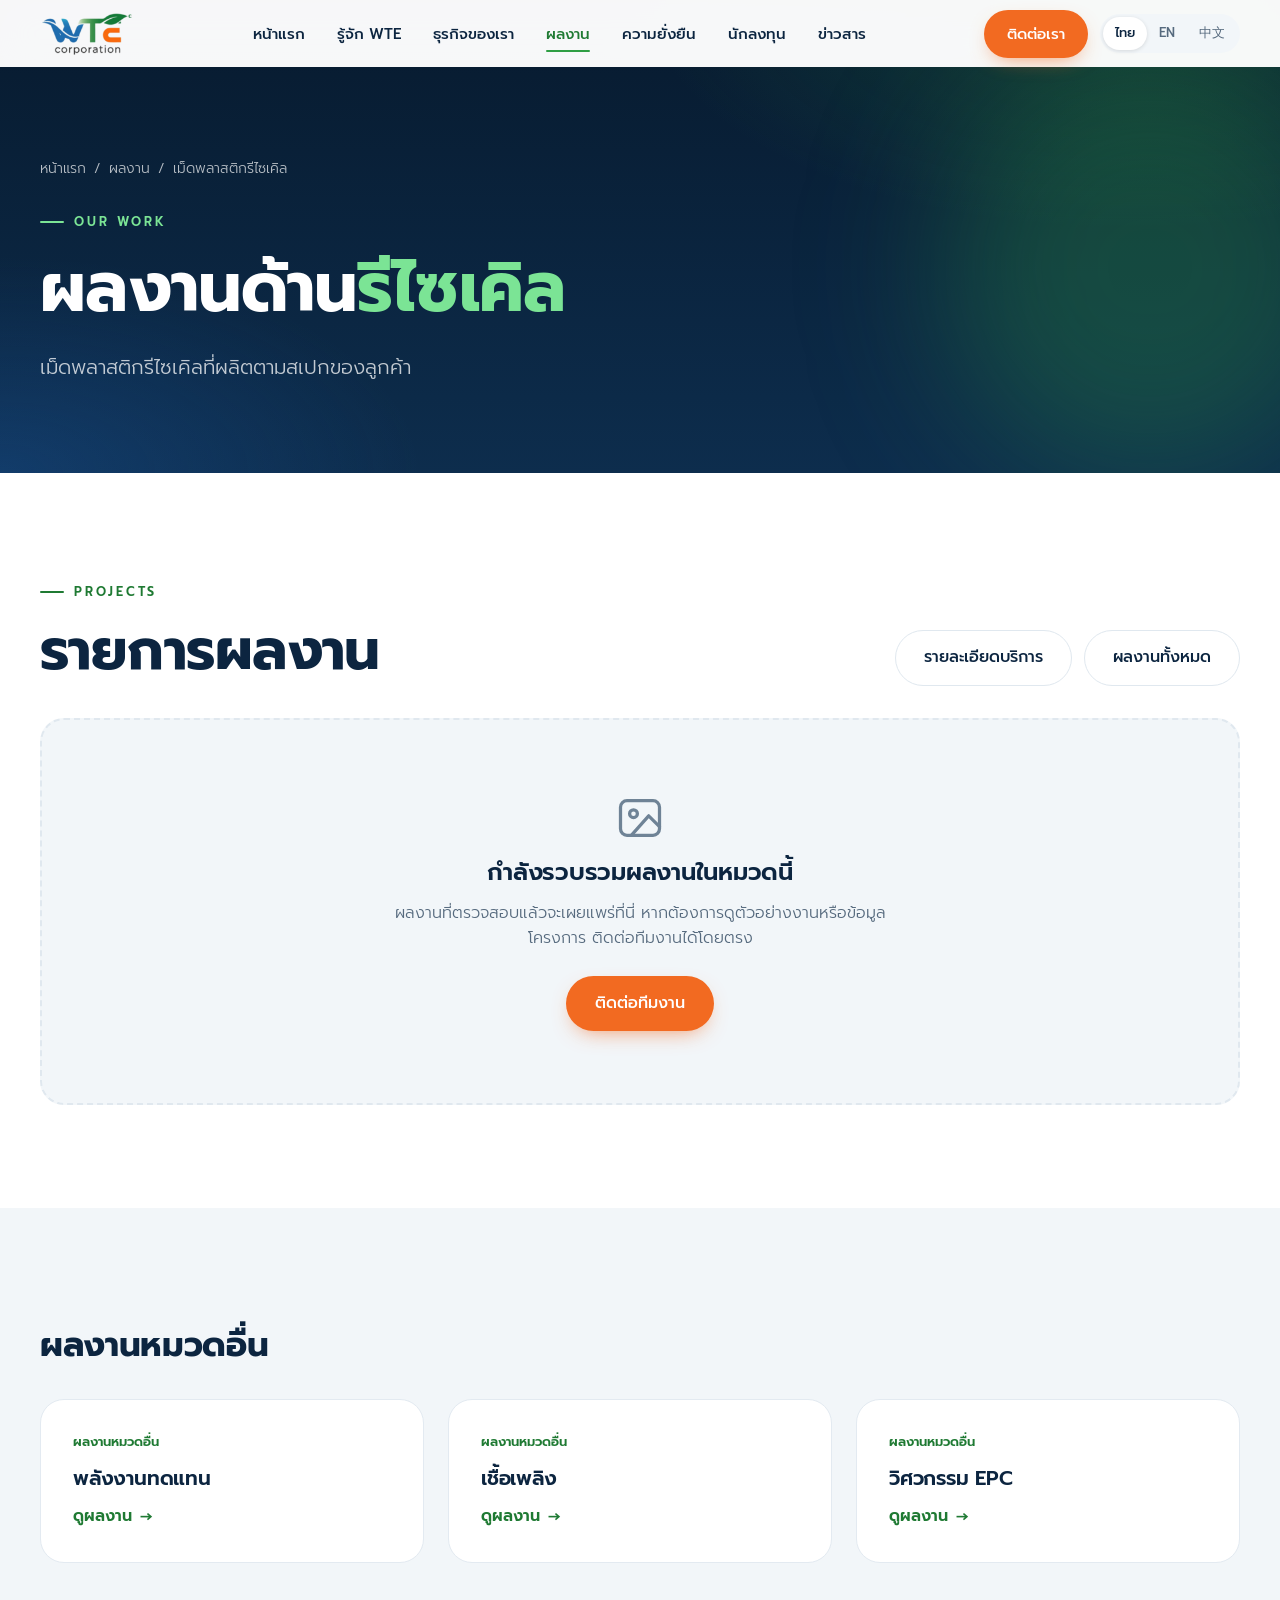
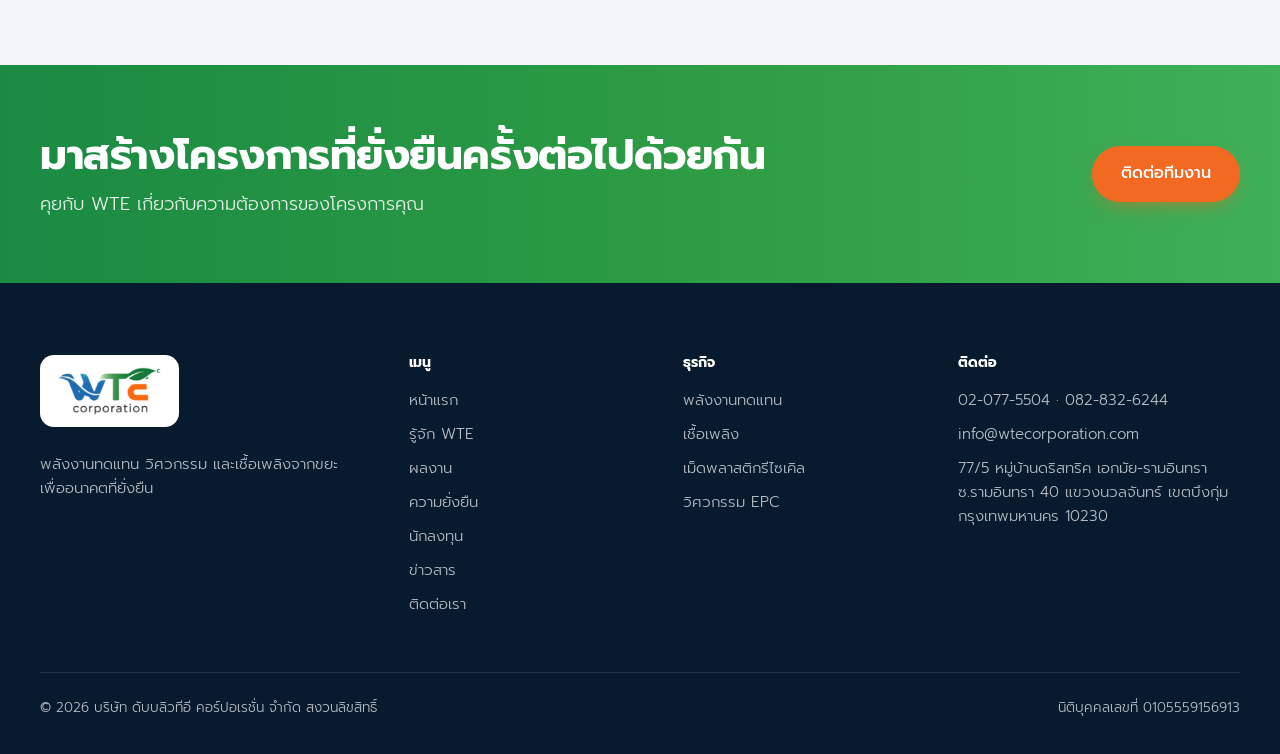
<file: projects-recycling.html>
<!doctype html>
<html lang="th">
<head>
<meta charset="utf-8">
<meta name="viewport" content="width=device-width, initial-scale=1">
<title data-i18n="meta.pj.recycling">ผลงานด้านรีไซเคิล | WTE Corporation</title>
<meta name="description" content="WTE Corporation — renewable energy, waste-to-energy and EPC engineering in Thailand. บริษัท ดับบลิวทีอี คอร์ปอเรชั่น จำกัด">
<meta name="theme-color" content="#0d2d4d">
<link rel="icon" href="assets/img/favicon.svg" type="image/svg+xml">
<link rel="preconnect" href="https://fonts.googleapis.com">
<link rel="preconnect" href="https://fonts.gstatic.com" crossorigin>
<link href="https://fonts.googleapis.com/css2?family=Prompt:wght@300;400;500;600;700&display=swap" rel="stylesheet">
<link rel="stylesheet" href="css/style.css?v=1794495268">
</head>
<body>
<a class="sr" href="#main" data-i18n="nav.skip" style="position:absolute;left:-999px">ข้ามไปยังเนื้อหา</a>
<header class="nav" id="nav"><div class="container nav-in">
<a class="brand" href="index.html" aria-label="WTE Corporation"><img src="assets/img/logo.png" alt="WTE Corporation" width="94" height="46"></a>
<nav class="menu" id="menu" aria-label="Main"><a href="index.html" data-i18n="nav.home">หน้าแรก</a><a href="about.html" data-i18n="nav.about">รู้จัก WTE</a><a href="business.html" data-i18n="nav.business">ธุรกิจของเรา</a><a href="projects.html" class=active aria-current=page data-i18n="nav.projects">ผลงาน</a><a href="sustainability.html" data-i18n="nav.sus">ความยั่งยืน</a><a href="investors.html" data-i18n="nav.inv">นักลงทุน</a><a href="news.html" data-i18n="nav.news">ข่าวสาร</a><a class="menu-contact" href="contact.html" data-i18n="nav.contact">ติดต่อเรา</a></nav>
<div class="nav-tools"><a class="btn btn-cta" href="contact.html" data-i18n="nav.contact">ติดต่อเรา</a><div class="lang" role="group" aria-label="Language">
<button type="button" data-lang="th" aria-pressed="true">ไทย</button><button type="button" data-lang="en" aria-pressed="false">EN</button><button type="button" data-lang="zh" aria-pressed="false">中文</button></div>
<button class="burger" id="burger" type="button" aria-label="Menu" aria-expanded="false" aria-controls="menu"><span></span><span></span><span></span></button></div>
</div></header>
<main id="main">
<section class="page-hero"><div class="orb o1"></div><div class="container">
<nav class="crumbs" aria-label="Breadcrumb"><a href="index.html" data-i18n="bc.home">หน้าแรก</a><span>/</span><a href="projects.html" data-i18n="nav.projects">ผลงาน</a><span>/</span><span data-i18n="b.nav3">เม็ดพลาสติกรีไซเคิล</span></nav>
<span class="kicker">Our Work</span><h1 data-i18n="pj.s.recycling.h" class="reveal">ผลงานด้าน<em>รีไซเคิล</em></h1><p data-i18n="pj.s.recycling.p" class="reveal d1">เม็ดพลาสติกรีไซเคิลที่ผลิตตามสเปกของลูกค้า</p></div></section>
<section class="pad"><div class="container">
<div class="section-head" style="margin-bottom:32px"><div><span class="kicker">Projects</span><h2 class="display" data-i18n="pj.list">รายการผลงาน</h2></div>
<div style="display:flex;gap:12px;flex-wrap:wrap"><a class="btn btn-line" href="business.html#plastic" data-i18n="pj.svc">รายละเอียดบริการ</a><a class="btn btn-line" href="projects.html" data-i18n="pj.back">ผลงานทั้งหมด</a></div></div>
<div class="empty reveal"><span class="imgph-ico"><svg viewBox="0 0 24 24" fill="none" stroke="currentColor" stroke-width="1.5" stroke-linecap="round" stroke-linejoin="round"><rect x="3" y="4" width="18" height="16" rx="3"/><circle cx="9" cy="10" r="1.8"/><path d="M21 16l-5-5-8 9"/></svg></span><h3 data-i18n="pj.empty.h">กำลังรวบรวมผลงานในหมวดนี้</h3><p data-i18n="pj.empty.p">ผลงานที่ตรวจสอบแล้วจะเผยแพร่ที่นี่ หากต้องการดูตัวอย่างงานหรือข้อมูลโครงการ ติดต่อทีมงานได้โดยตรง</p>
<a class="btn btn-cta" href="contact.html" data-i18n="c.contactus">ติดต่อทีมงาน</a></div></div></section>
<section class="pad soft"><div class="container"><h2 class="display" style="font-size:clamp(24px,3vw,34px)" data-i18n="pj.other">ผลงานหมวดอื่น</h2>
<div class="grid-3" style="margin-top:32px"><a class="card reveal" href="projects-energy.html"><span class="num" data-i18n="pj.other">ผลงานหมวดอื่น</span><h3 data-i18n="b.nav1">พลังงานทดแทน</h3><span class="more arrow" style="margin-top:14px;display:inline-flex;gap:8px;font-weight:600;color:var(--green-d)" data-i18n="c.viewwork">ดูผลงาน</span></a><a class="card reveal" href="projects-fuel.html"><span class="num" data-i18n="pj.other">ผลงานหมวดอื่น</span><h3 data-i18n="b.nav2">เชื้อเพลิง</h3><span class="more arrow" style="margin-top:14px;display:inline-flex;gap:8px;font-weight:600;color:var(--green-d)" data-i18n="c.viewwork">ดูผลงาน</span></a><a class="card reveal" href="projects-engineering.html"><span class="num" data-i18n="pj.other">ผลงานหมวดอื่น</span><h3 data-i18n="b.nav4">วิศวกรรม EPC</h3><span class="more arrow" style="margin-top:14px;display:inline-flex;gap:8px;font-weight:600;color:var(--green-d)" data-i18n="c.viewwork">ดูผลงาน</span></a></div></div></section>
<section class="cta-band"><div class="container cta-in">
<div><h2 data-i18n="h.cta.h">มาสร้างโครงการที่ยั่งยืนครั้งต่อไปด้วยกัน</h2><p data-i18n="h.cta.p">คุยกับ WTE เกี่ยวกับความต้องการของโครงการคุณ</p></div>
<a class="btn btn-cta" href="contact.html" data-i18n="c.contactus">ติดต่อทีมงาน</a></div></section>

</main>
<footer class="footer"><div class="container">
<div class="cols">
<div><a class="logo-tile" href="index.html"><img src="assets/img/logo.png" alt="WTE Corporation" width="106" height="52"></a>
<p style="margin-top:18px;max-width:320px" data-i18n="f.tag">พลังงานทดแทน วิศวกรรม และเชื้อเพลิงจากขยะ เพื่ออนาคตที่ยั่งยืน</p></div>
<div><h4 data-i18n="f.nav">เมนู</h4><ul>
<li><a href="index.html" data-i18n="nav.home">หน้าแรก</a></li><li><a href="about.html" data-i18n="nav.about">รู้จัก WTE</a></li><li><a href="projects.html" data-i18n="nav.projects">ผลงาน</a></li><li><a href="sustainability.html" data-i18n="nav.sus">ความยั่งยืน</a></li><li><a href="investors.html" data-i18n="nav.inv">นักลงทุน</a></li><li><a href="news.html" data-i18n="nav.news">ข่าวสาร</a></li><li><a href="contact.html" data-i18n="nav.contact">ติดต่อเรา</a></li></ul></div>
<div><h4 data-i18n="f.biz">ธุรกิจ</h4><ul>
<li><a href="business.html#energy" data-i18n="b.nav1">พลังงานทดแทน</a></li><li><a href="business.html#fuel" data-i18n="b.nav2">เชื้อเพลิง</a></li><li><a href="business.html#plastic" data-i18n="b.nav3">เม็ดพลาสติกรีไซเคิล</a></li><li><a href="business.html#engineering" data-i18n="b.nav4">วิศวกรรม EPC</a></li></ul></div>
<div><h4 data-i18n="f.contact">ติดต่อ</h4><ul>
<li><a href="tel:020775504">02-077-5504</a> · <a href="tel:0828326244">082-832-6244</a></li>
<li><a href="mailto:info@wtecorporation.com">info@wtecorporation.com</a></li>
<li data-i18n="c.office.addr">77/5 หมู่บ้านดริสทริค เอกมัย-รามอินทรา ซ.รามอินทรา 40 แขวงนวลจันทร์ เขตบึงกุ่ม กรุงเทพมหานคร 10230</li></ul></div>
</div>
<div class="legal"><span>© 2026 <span data-i18n="c.company">บริษัท ดับบลิวทีอี คอร์ปอเรชั่น จำกัด</span> <span data-i18n="c.rights">สงวนลิขสิทธิ์</span></span><span data-i18n="c.regno">นิติบุคคลเลขที่ 0105559156913</span></div>
</div></footer>
<script src="js/i18n.js?v=1794495268"></script>
<script src="js/main.js?v=1794495268"></script>
</body>
</html>
</file>
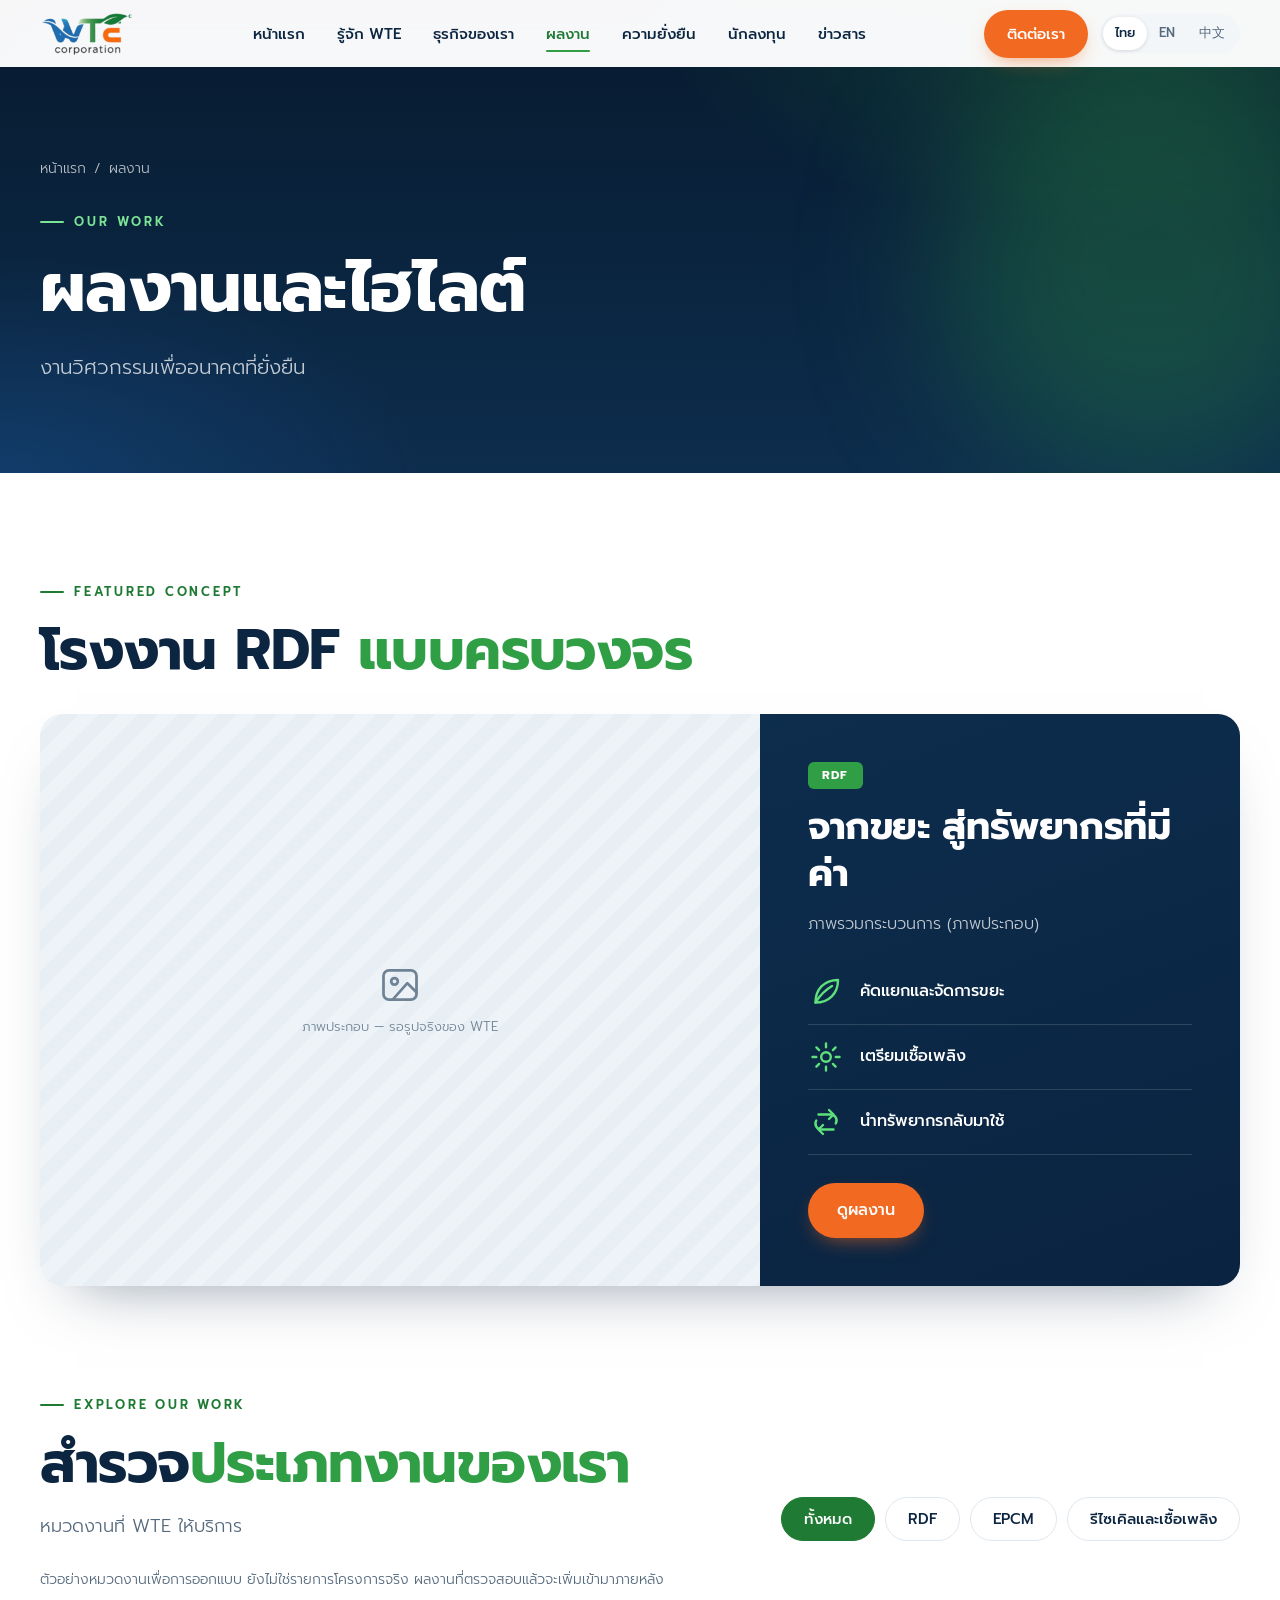
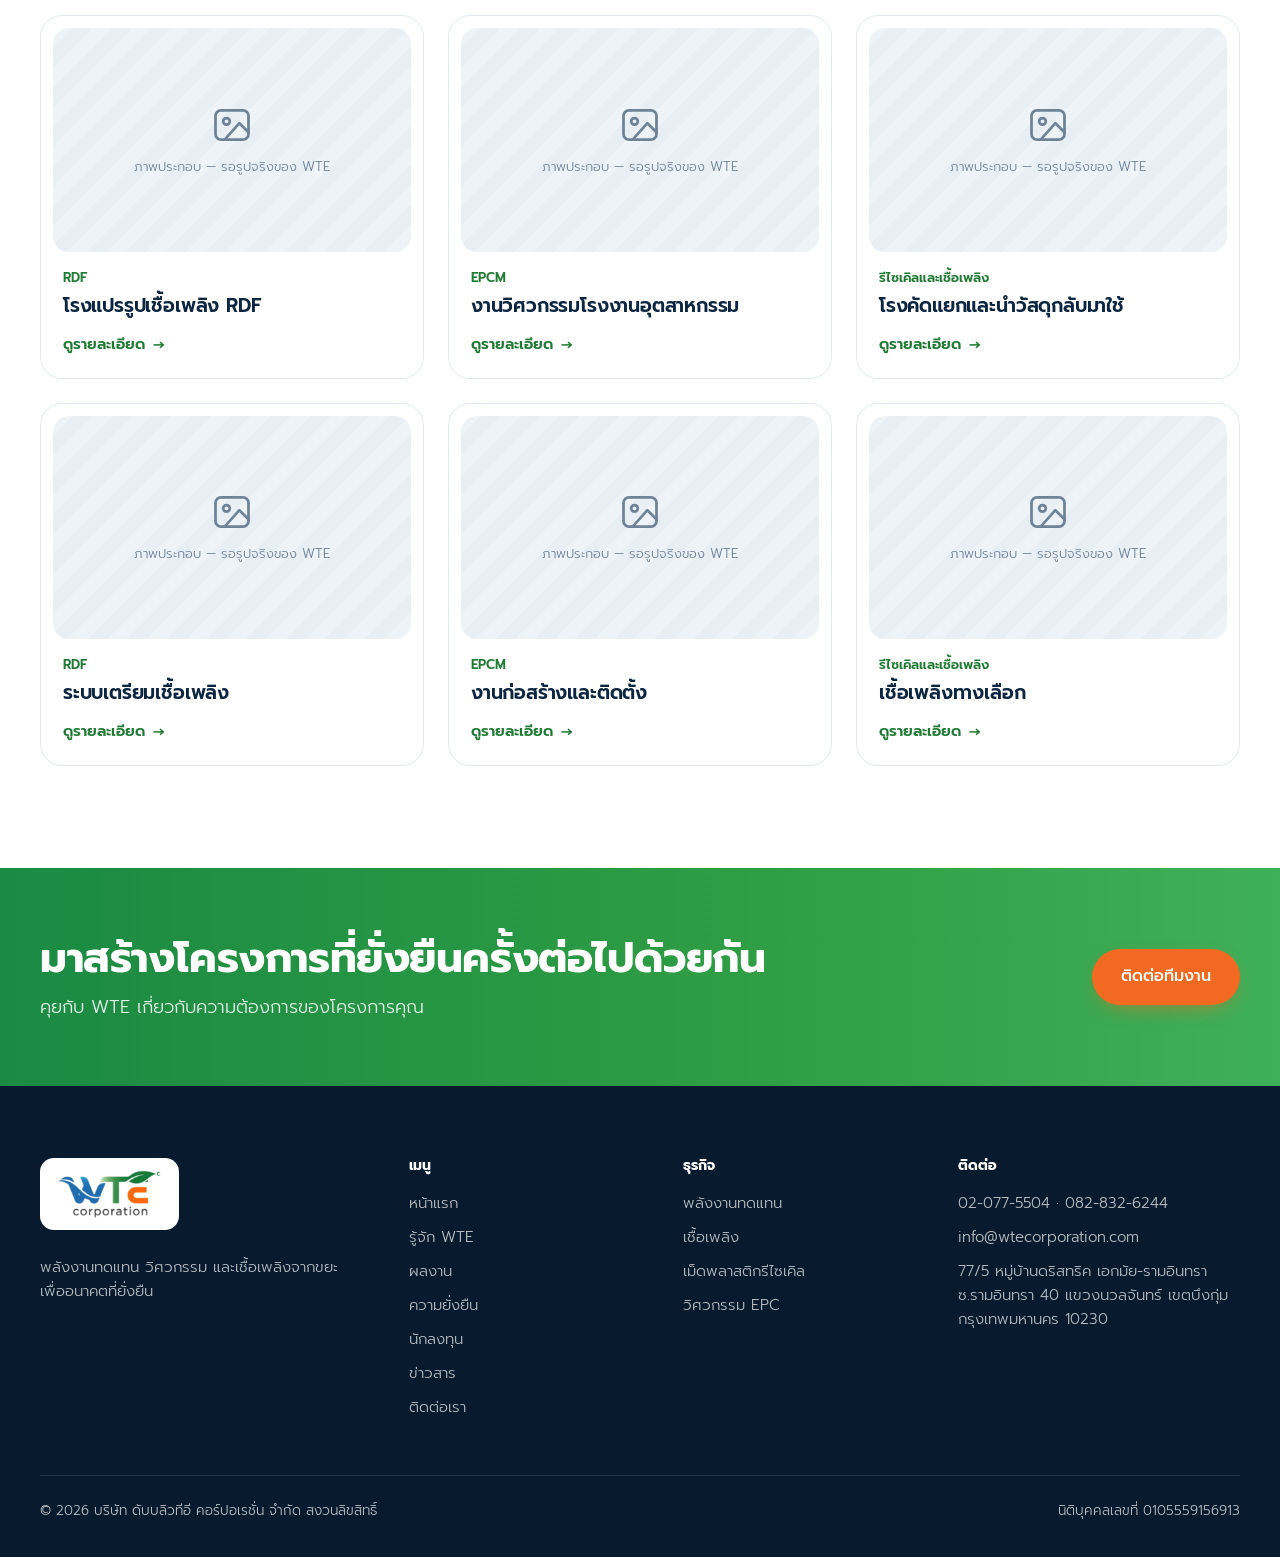
<file: projects.html>
<!doctype html>
<html lang="th">
<head>
<meta charset="utf-8">
<meta name="viewport" content="width=device-width, initial-scale=1">
<title data-i18n="meta.proj">ผลงานและไฮไลต์ | WTE Corporation</title>
<meta name="description" content="WTE Corporation — renewable energy, waste-to-energy and EPC engineering in Thailand. บริษัท ดับบลิวทีอี คอร์ปอเรชั่น จำกัด">
<meta name="theme-color" content="#0d2d4d">
<link rel="icon" href="assets/img/favicon.svg" type="image/svg+xml">
<link rel="preconnect" href="https://fonts.googleapis.com">
<link rel="preconnect" href="https://fonts.gstatic.com" crossorigin>
<link href="https://fonts.googleapis.com/css2?family=Prompt:wght@300;400;500;600;700&display=swap" rel="stylesheet">
<link rel="stylesheet" href="css/style.css?v=1794495268">
</head>
<body>
<a class="sr" href="#main" data-i18n="nav.skip" style="position:absolute;left:-999px">ข้ามไปยังเนื้อหา</a>
<header class="nav" id="nav"><div class="container nav-in">
<a class="brand" href="index.html" aria-label="WTE Corporation"><img src="assets/img/logo.png" alt="WTE Corporation" width="94" height="46"></a>
<nav class="menu" id="menu" aria-label="Main"><a href="index.html" data-i18n="nav.home">หน้าแรก</a><a href="about.html" data-i18n="nav.about">รู้จัก WTE</a><a href="business.html" data-i18n="nav.business">ธุรกิจของเรา</a><a href="projects.html" class=active aria-current=page data-i18n="nav.projects">ผลงาน</a><a href="sustainability.html" data-i18n="nav.sus">ความยั่งยืน</a><a href="investors.html" data-i18n="nav.inv">นักลงทุน</a><a href="news.html" data-i18n="nav.news">ข่าวสาร</a><a class="menu-contact" href="contact.html" data-i18n="nav.contact">ติดต่อเรา</a></nav>
<div class="nav-tools"><a class="btn btn-cta" href="contact.html" data-i18n="nav.contact">ติดต่อเรา</a><div class="lang" role="group" aria-label="Language">
<button type="button" data-lang="th" aria-pressed="true">ไทย</button><button type="button" data-lang="en" aria-pressed="false">EN</button><button type="button" data-lang="zh" aria-pressed="false">中文</button></div>
<button class="burger" id="burger" type="button" aria-label="Menu" aria-expanded="false" aria-controls="menu"><span></span><span></span><span></span></button></div>
</div></header>
<main id="main">

<section class="page-hero"><div class="orb o1"></div><div class="container">
<nav class="crumbs" aria-label="Breadcrumb"><a href="index.html" data-i18n="bc.home">หน้าแรก</a><span>/</span><span data-i18n="nav.projects">ผลงาน</span></nav>
<span class="kicker">Our Work</span><h1 data-i18n="pj.h1" class="reveal">ผลงานและไฮไลต์</h1><p data-i18n="pj.sub" class="reveal d1">งานวิศวกรรมเพื่ออนาคตที่ยั่งยืน</p></div></section>
<section class="pad" style="padding-bottom:0"><div class="container">
<span class="kicker">Featured Concept</span><h2 class="display" data-i18n="pj.feat.h">โรงงาน RDF <em>แบบครบวงจร</em></h2>
<div class="feature reveal"><div class="imgph lg"><span class="imgph-ico"><svg viewBox="0 0 24 24" fill="none" stroke="currentColor" stroke-width="1.5" stroke-linecap="round" stroke-linejoin="round"><rect x="3" y="4" width="18" height="16" rx="3"/><circle cx="9" cy="10" r="1.8"/><path d="M21 16l-5-5-8 9"/></svg></span><small data-i18n="pj.ph">ภาพประกอบ — รอรูปจริงของ WTE</small></div>
<div class="fpanel"><span class="ftag">RDF</span><h3 data-i18n="pj.feat.t">จากขยะ สู่ทรัพยากรที่มีค่า</h3><p data-i18n="pj.feat.s">ภาพรวมกระบวนการ (ภาพประกอบ)</p>
<ul class="frows"><li><span><svg viewBox="0 0 24 24" fill="none" stroke="currentColor" stroke-width="1.6" stroke-linecap="round" stroke-linejoin="round"><path d="M5 19C5 10 11 4 20 4c0 9-6 15-15 15Z"/><path d="M5 19c3-5 6-8 11-11"/></svg></span><b data-i18n="pj.f1">คัดแยกและจัดการขยะ</b></li><li><span><svg viewBox="0 0 24 24" fill="none" stroke="currentColor" stroke-width="1.6" stroke-linecap="round" stroke-linejoin="round"><circle cx="12" cy="12" r="3.2"/><path d="M12 3v2.5M12 18.5V21M3 12h2.5M18.5 12H21M5.6 5.6l1.8 1.8M16.6 16.6l1.8 1.8M18.4 5.6l-1.8 1.8M7.4 16.6l-1.8 1.8"/></svg></span><b data-i18n="pj.f2">เตรียมเชื้อเพลิง</b></li><li><span><svg viewBox="0 0 24 24" fill="none" stroke="currentColor" stroke-width="1.6" stroke-linecap="round" stroke-linejoin="round"><path d="M7 7h8a4 4 0 0 1 3.5 6M17 17H9a4 4 0 0 1-3.5-6"/><path d="M14 4l3 3-3 3M10 20l-3-3 3-3"/></svg></span><b data-i18n="pj.f3">นำทรัพยากรกลับมาใช้</b></li></ul>
<a class="btn btn-cta" href="projects-fuel.html" data-i18n="c.viewwork">ดูผลงาน</a></div></div>
</div></section>

<section class="pad"><div class="container">
<div class="section-head" style="margin-bottom:28px"><div><span class="kicker">Explore Our Work</span><h2 class="display" data-i18n="pj.exp.h">สำรวจ<em>ประเภทงานของเรา</em></h2><p class="lead" style="margin-top:12px" data-i18n="pj.exp.p">หมวดงานที่ WTE ให้บริการ</p></div>
<div class="chips" role="group" aria-label="Filter">
<button type="button" class="chip on" data-filter="all" data-i18n="pj.fall">ทั้งหมด</button><button type="button" class="chip" data-filter="rdf" data-i18n="pj.frdf">RDF</button>
<button type="button" class="chip" data-filter="epcm" data-i18n="pj.fepcm">EPCM</button><button type="button" class="chip" data-filter="rec" data-i18n="pj.frec">รีไซเคิลและเชื้อเพลิง</button></div></div>
<p class="pnote" data-i18n="pj.note">ตัวอย่างหมวดงานเพื่อการออกแบบ ยังไม่ใช่รายการโครงการจริง ผลงานที่ตรวจสอบแล้วจะเพิ่มเข้ามาภายหลัง</p>
<div class="grid-3" id="pgrid"><a class="pcard reveal" data-cat="rdf" href="projects-fuel.html"><div class="imgph sm"><span class="imgph-ico"><svg viewBox="0 0 24 24" fill="none" stroke="currentColor" stroke-width="1.5" stroke-linecap="round" stroke-linejoin="round"><rect x="3" y="4" width="18" height="16" rx="3"/><circle cx="9" cy="10" r="1.8"/><path d="M21 16l-5-5-8 9"/></svg></span><small data-i18n="pj.ph">ภาพประกอบ — รอรูปจริงของ WTE</small></div><div class="pbody"><span class="pcat" data-i18n="pj.frdf">RDF</span><h3 data-i18n="pj.c1">โรงแปรรูปเชื้อเพลิง RDF</h3><span class="more arrow" data-i18n="c.more">ดูรายละเอียด</span></div></a><a class="pcard reveal" data-cat="epcm" href="projects-engineering.html"><div class="imgph sm"><span class="imgph-ico"><svg viewBox="0 0 24 24" fill="none" stroke="currentColor" stroke-width="1.5" stroke-linecap="round" stroke-linejoin="round"><rect x="3" y="4" width="18" height="16" rx="3"/><circle cx="9" cy="10" r="1.8"/><path d="M21 16l-5-5-8 9"/></svg></span><small data-i18n="pj.ph">ภาพประกอบ — รอรูปจริงของ WTE</small></div><div class="pbody"><span class="pcat" data-i18n="pj.fepcm">EPCM</span><h3 data-i18n="pj.c2">งานวิศวกรรมโรงงานอุตสาหกรรม</h3><span class="more arrow" data-i18n="c.more">ดูรายละเอียด</span></div></a><a class="pcard reveal" data-cat="rec" href="projects-recycling.html"><div class="imgph sm"><span class="imgph-ico"><svg viewBox="0 0 24 24" fill="none" stroke="currentColor" stroke-width="1.5" stroke-linecap="round" stroke-linejoin="round"><rect x="3" y="4" width="18" height="16" rx="3"/><circle cx="9" cy="10" r="1.8"/><path d="M21 16l-5-5-8 9"/></svg></span><small data-i18n="pj.ph">ภาพประกอบ — รอรูปจริงของ WTE</small></div><div class="pbody"><span class="pcat" data-i18n="pj.frec">รีไซเคิลและเชื้อเพลิง</span><h3 data-i18n="pj.c3">โรงคัดแยกและนำวัสดุกลับมาใช้</h3><span class="more arrow" data-i18n="c.more">ดูรายละเอียด</span></div></a><a class="pcard reveal" data-cat="rdf" href="projects-fuel.html"><div class="imgph sm"><span class="imgph-ico"><svg viewBox="0 0 24 24" fill="none" stroke="currentColor" stroke-width="1.5" stroke-linecap="round" stroke-linejoin="round"><rect x="3" y="4" width="18" height="16" rx="3"/><circle cx="9" cy="10" r="1.8"/><path d="M21 16l-5-5-8 9"/></svg></span><small data-i18n="pj.ph">ภาพประกอบ — รอรูปจริงของ WTE</small></div><div class="pbody"><span class="pcat" data-i18n="pj.frdf">RDF</span><h3 data-i18n="pj.c4">ระบบเตรียมเชื้อเพลิง</h3><span class="more arrow" data-i18n="c.more">ดูรายละเอียด</span></div></a><a class="pcard reveal" data-cat="epcm" href="projects-engineering.html"><div class="imgph sm"><span class="imgph-ico"><svg viewBox="0 0 24 24" fill="none" stroke="currentColor" stroke-width="1.5" stroke-linecap="round" stroke-linejoin="round"><rect x="3" y="4" width="18" height="16" rx="3"/><circle cx="9" cy="10" r="1.8"/><path d="M21 16l-5-5-8 9"/></svg></span><small data-i18n="pj.ph">ภาพประกอบ — รอรูปจริงของ WTE</small></div><div class="pbody"><span class="pcat" data-i18n="pj.fepcm">EPCM</span><h3 data-i18n="pj.c5">งานก่อสร้างและติดตั้ง</h3><span class="more arrow" data-i18n="c.more">ดูรายละเอียด</span></div></a><a class="pcard reveal" data-cat="rec" href="projects-recycling.html"><div class="imgph sm"><span class="imgph-ico"><svg viewBox="0 0 24 24" fill="none" stroke="currentColor" stroke-width="1.5" stroke-linecap="round" stroke-linejoin="round"><rect x="3" y="4" width="18" height="16" rx="3"/><circle cx="9" cy="10" r="1.8"/><path d="M21 16l-5-5-8 9"/></svg></span><small data-i18n="pj.ph">ภาพประกอบ — รอรูปจริงของ WTE</small></div><div class="pbody"><span class="pcat" data-i18n="pj.frec">รีไซเคิลและเชื้อเพลิง</span><h3 data-i18n="pj.c6">เชื้อเพลิงทางเลือก</h3><span class="more arrow" data-i18n="c.more">ดูรายละเอียด</span></div></a></div></div></section>
<section class="cta-band"><div class="container cta-in">
<div><h2 data-i18n="h.cta.h">มาสร้างโครงการที่ยั่งยืนครั้งต่อไปด้วยกัน</h2><p data-i18n="h.cta.p">คุยกับ WTE เกี่ยวกับความต้องการของโครงการคุณ</p></div>
<a class="btn btn-cta" href="contact.html" data-i18n="c.contactus">ติดต่อทีมงาน</a></div></section>

</main>
<footer class="footer"><div class="container">
<div class="cols">
<div><a class="logo-tile" href="index.html"><img src="assets/img/logo.png" alt="WTE Corporation" width="106" height="52"></a>
<p style="margin-top:18px;max-width:320px" data-i18n="f.tag">พลังงานทดแทน วิศวกรรม และเชื้อเพลิงจากขยะ เพื่ออนาคตที่ยั่งยืน</p></div>
<div><h4 data-i18n="f.nav">เมนู</h4><ul>
<li><a href="index.html" data-i18n="nav.home">หน้าแรก</a></li><li><a href="about.html" data-i18n="nav.about">รู้จัก WTE</a></li><li><a href="projects.html" data-i18n="nav.projects">ผลงาน</a></li><li><a href="sustainability.html" data-i18n="nav.sus">ความยั่งยืน</a></li><li><a href="investors.html" data-i18n="nav.inv">นักลงทุน</a></li><li><a href="news.html" data-i18n="nav.news">ข่าวสาร</a></li><li><a href="contact.html" data-i18n="nav.contact">ติดต่อเรา</a></li></ul></div>
<div><h4 data-i18n="f.biz">ธุรกิจ</h4><ul>
<li><a href="business.html#energy" data-i18n="b.nav1">พลังงานทดแทน</a></li><li><a href="business.html#fuel" data-i18n="b.nav2">เชื้อเพลิง</a></li><li><a href="business.html#plastic" data-i18n="b.nav3">เม็ดพลาสติกรีไซเคิล</a></li><li><a href="business.html#engineering" data-i18n="b.nav4">วิศวกรรม EPC</a></li></ul></div>
<div><h4 data-i18n="f.contact">ติดต่อ</h4><ul>
<li><a href="tel:020775504">02-077-5504</a> · <a href="tel:0828326244">082-832-6244</a></li>
<li><a href="mailto:info@wtecorporation.com">info@wtecorporation.com</a></li>
<li data-i18n="c.office.addr">77/5 หมู่บ้านดริสทริค เอกมัย-รามอินทรา ซ.รามอินทรา 40 แขวงนวลจันทร์ เขตบึงกุ่ม กรุงเทพมหานคร 10230</li></ul></div>
</div>
<div class="legal"><span>© 2026 <span data-i18n="c.company">บริษัท ดับบลิวทีอี คอร์ปอเรชั่น จำกัด</span> <span data-i18n="c.rights">สงวนลิขสิทธิ์</span></span><span data-i18n="c.regno">นิติบุคคลเลขที่ 0105559156913</span></div>
</div></footer>
<script src="js/i18n.js?v=1794495268"></script>
<script src="js/main.js?v=1794495268"></script>
</body>
</html>
</file>
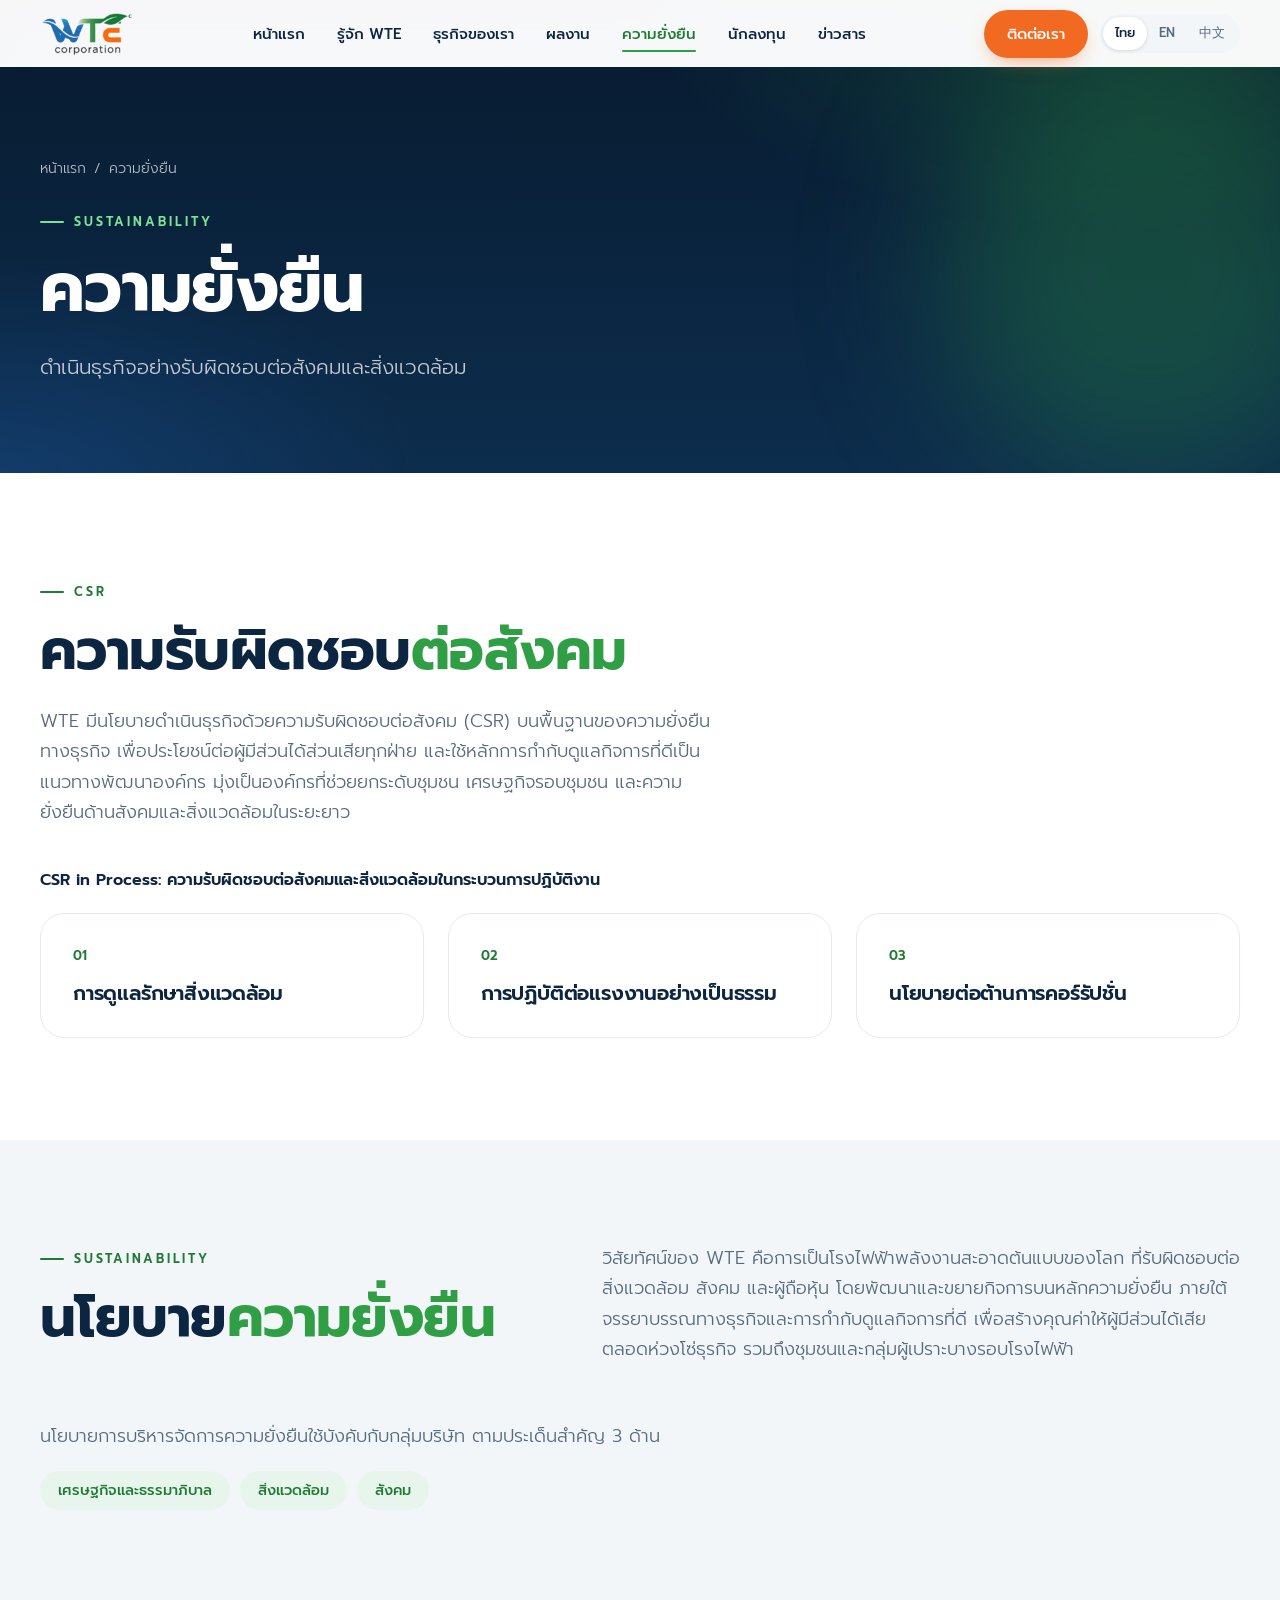
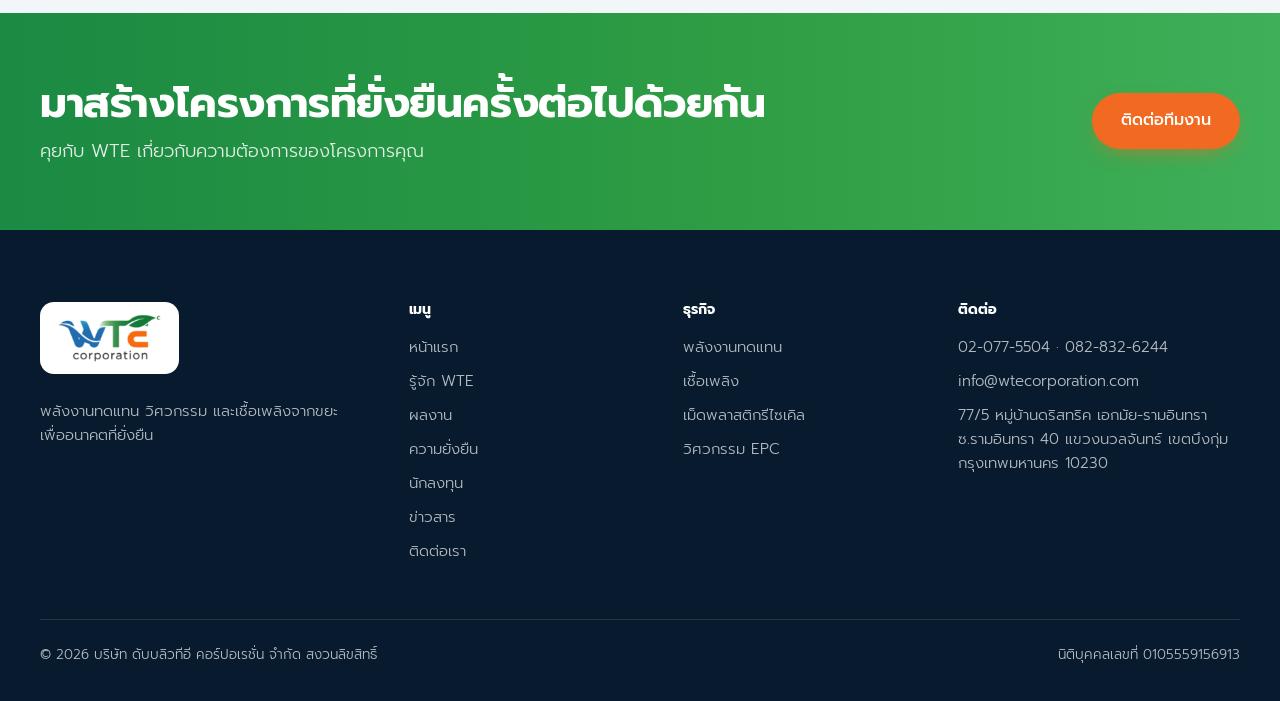
<file: sustainability.html>
<!doctype html>
<html lang="th">
<head>
<meta charset="utf-8">
<meta name="viewport" content="width=device-width, initial-scale=1">
<title data-i18n="meta.sus">ความยั่งยืน | WTE Corporation</title>
<meta name="description" content="WTE Corporation — renewable energy, waste-to-energy and EPC engineering in Thailand. บริษัท ดับบลิวทีอี คอร์ปอเรชั่น จำกัด">
<meta name="theme-color" content="#0d2d4d">
<link rel="icon" href="assets/img/favicon.svg" type="image/svg+xml">
<link rel="preconnect" href="https://fonts.googleapis.com">
<link rel="preconnect" href="https://fonts.gstatic.com" crossorigin>
<link href="https://fonts.googleapis.com/css2?family=Prompt:wght@300;400;500;600;700&display=swap" rel="stylesheet">
<link rel="stylesheet" href="css/style.css?v=1794495268">
</head>
<body>
<a class="sr" href="#main" data-i18n="nav.skip" style="position:absolute;left:-999px">ข้ามไปยังเนื้อหา</a>
<header class="nav" id="nav"><div class="container nav-in">
<a class="brand" href="index.html" aria-label="WTE Corporation"><img src="assets/img/logo.png" alt="WTE Corporation" width="94" height="46"></a>
<nav class="menu" id="menu" aria-label="Main"><a href="index.html" data-i18n="nav.home">หน้าแรก</a><a href="about.html" data-i18n="nav.about">รู้จัก WTE</a><a href="business.html" data-i18n="nav.business">ธุรกิจของเรา</a><a href="projects.html" data-i18n="nav.projects">ผลงาน</a><a href="sustainability.html" class=active aria-current=page data-i18n="nav.sus">ความยั่งยืน</a><a href="investors.html" data-i18n="nav.inv">นักลงทุน</a><a href="news.html" data-i18n="nav.news">ข่าวสาร</a><a class="menu-contact" href="contact.html" data-i18n="nav.contact">ติดต่อเรา</a></nav>
<div class="nav-tools"><a class="btn btn-cta" href="contact.html" data-i18n="nav.contact">ติดต่อเรา</a><div class="lang" role="group" aria-label="Language">
<button type="button" data-lang="th" aria-pressed="true">ไทย</button><button type="button" data-lang="en" aria-pressed="false">EN</button><button type="button" data-lang="zh" aria-pressed="false">中文</button></div>
<button class="burger" id="burger" type="button" aria-label="Menu" aria-expanded="false" aria-controls="menu"><span></span><span></span><span></span></button></div>
</div></header>
<main id="main">

<section class="page-hero"><div class="orb o1"></div><div class="container">
<nav class="crumbs" aria-label="Breadcrumb"><a href="index.html" data-i18n="bc.home">หน้าแรก</a><span>/</span><span data-i18n="nav.sus">ความยั่งยืน</span></nav>
<span class="kicker">Sustainability</span><h1 data-i18n="s.h1" class="reveal">ความยั่งยืน</h1><p data-i18n="s.sub" class="reveal d1">ดำเนินธุรกิจอย่างรับผิดชอบต่อสังคมและสิ่งแวดล้อม</p></div></section>
<section class="pad"><div class="container">
<span class="kicker">CSR</span><h2 class="display" data-i18n="g.csr.h">ความรับผิดชอบ<em>ต่อสังคม</em></h2><p class="lead" data-i18n="g.csr.p">WTE มีนโยบายดำเนินธุรกิจด้วยความรับผิดชอบต่อสังคม (CSR) บนพื้นฐานของความยั่งยืนทางธุรกิจ เพื่อประโยชน์ต่อผู้มีส่วนได้ส่วนเสียทุกฝ่าย และใช้หลักการกำกับดูแลกิจการที่ดีเป็นแนวทางพัฒนาองค์กร มุ่งเป็นองค์กรที่ช่วยยกระดับชุมชน เศรษฐกิจรอบชุมชน และความยั่งยืนด้านสังคมและสิ่งแวดล้อมในระยะยาว</p>
<p style="margin-top:40px;font-weight:600" data-i18n="g.csr.sub">CSR in Process: ความรับผิดชอบต่อสังคมและสิ่งแวดล้อมในกระบวนการปฏิบัติงาน</p>
<div class="grid-3" style="margin-top:20px"><div class="card reveal d0"><span class="num">01</span><h3 data-i18n="g.p1">การดูแลรักษาสิ่งแวดล้อม</h3></div><div class="card reveal d1"><span class="num">02</span><h3 data-i18n="g.p2">การปฏิบัติต่อแรงงานอย่างเป็นธรรม</h3></div><div class="card reveal d2"><span class="num">03</span><h3 data-i18n="g.p3">นโยบายต่อต้านการคอร์รัปชั่น</h3></div></div></div></section>

<section class="pad soft"><div class="container"><div class="split">
<div class="duo"><div class="sec-title"><span class="kicker">Sustainability</span><h2 class="display reveal" data-i18n="g.sus.h">นโยบาย<em>ความยั่งยืน</em></h2></div>
<div class="sec-body"><p class="lead reveal d1" data-i18n="g.sus.p">วิสัยทัศน์ของ WTE คือการเป็นโรงไฟฟ้าพลังงานสะอาดต้นแบบของโลก ที่รับผิดชอบต่อสิ่งแวดล้อม สังคม และผู้ถือหุ้น โดยพัฒนาและขยายกิจการบนหลักความยั่งยืน ภายใต้จรรยาบรรณทางธุรกิจและการกำกับดูแลกิจการที่ดี เพื่อสร้างคุณค่าให้ผู้มีส่วนได้เสียตลอดห่วงโซ่ธุรกิจ รวมถึงชุมชนและกลุ่มผู้เปราะบางรอบโรงไฟฟ้า</p></div></div>
</div>
<p class="lead" style="margin-top:56px" data-i18n="g.pol.p">นโยบายการบริหารจัดการความยั่งยืนใช้บังคับกับกลุ่มบริษัท ตามประเด็นสำคัญ 3 ด้าน</p><ul class="pill-tags"><li data-i18n="g.pol1">เศรษฐกิจและธรรมาภิบาล</li><li data-i18n="g.pol2">สิ่งแวดล้อม</li><li data-i18n="g.pol3">สังคม</li></ul></div></section>
<section class="cta-band"><div class="container cta-in">
<div><h2 data-i18n="h.cta.h">มาสร้างโครงการที่ยั่งยืนครั้งต่อไปด้วยกัน</h2><p data-i18n="h.cta.p">คุยกับ WTE เกี่ยวกับความต้องการของโครงการคุณ</p></div>
<a class="btn btn-cta" href="contact.html" data-i18n="c.contactus">ติดต่อทีมงาน</a></div></section>

</main>
<footer class="footer"><div class="container">
<div class="cols">
<div><a class="logo-tile" href="index.html"><img src="assets/img/logo.png" alt="WTE Corporation" width="106" height="52"></a>
<p style="margin-top:18px;max-width:320px" data-i18n="f.tag">พลังงานทดแทน วิศวกรรม และเชื้อเพลิงจากขยะ เพื่ออนาคตที่ยั่งยืน</p></div>
<div><h4 data-i18n="f.nav">เมนู</h4><ul>
<li><a href="index.html" data-i18n="nav.home">หน้าแรก</a></li><li><a href="about.html" data-i18n="nav.about">รู้จัก WTE</a></li><li><a href="projects.html" data-i18n="nav.projects">ผลงาน</a></li><li><a href="sustainability.html" data-i18n="nav.sus">ความยั่งยืน</a></li><li><a href="investors.html" data-i18n="nav.inv">นักลงทุน</a></li><li><a href="news.html" data-i18n="nav.news">ข่าวสาร</a></li><li><a href="contact.html" data-i18n="nav.contact">ติดต่อเรา</a></li></ul></div>
<div><h4 data-i18n="f.biz">ธุรกิจ</h4><ul>
<li><a href="business.html#energy" data-i18n="b.nav1">พลังงานทดแทน</a></li><li><a href="business.html#fuel" data-i18n="b.nav2">เชื้อเพลิง</a></li><li><a href="business.html#plastic" data-i18n="b.nav3">เม็ดพลาสติกรีไซเคิล</a></li><li><a href="business.html#engineering" data-i18n="b.nav4">วิศวกรรม EPC</a></li></ul></div>
<div><h4 data-i18n="f.contact">ติดต่อ</h4><ul>
<li><a href="tel:020775504">02-077-5504</a> · <a href="tel:0828326244">082-832-6244</a></li>
<li><a href="mailto:info@wtecorporation.com">info@wtecorporation.com</a></li>
<li data-i18n="c.office.addr">77/5 หมู่บ้านดริสทริค เอกมัย-รามอินทรา ซ.รามอินทรา 40 แขวงนวลจันทร์ เขตบึงกุ่ม กรุงเทพมหานคร 10230</li></ul></div>
</div>
<div class="legal"><span>© 2026 <span data-i18n="c.company">บริษัท ดับบลิวทีอี คอร์ปอเรชั่น จำกัด</span> <span data-i18n="c.rights">สงวนลิขสิทธิ์</span></span><span data-i18n="c.regno">นิติบุคคลเลขที่ 0105559156913</span></div>
</div></footer>
<script src="js/i18n.js?v=1794495268"></script>
<script src="js/main.js?v=1794495268"></script>
</body>
</html>
</file>
<file: css/style.css>
/* WTE Corporation — design system
   Brand colours are taken from the logo: blue W, green T, orange E. */
:root {
  --ink: #0c2540;
  --muted: #566a7e;
  --bg: #ffffff;
  --soft: #f2f6f9;
  --line: #e0e8ef;
  --blue: #1e5fae;
  --green: #2f9e44;
  --green-d: #1f7a33;
  --orange: #f26a21;
  --deep: #071a2e;
  --deep-2: #0d2d4d;
  --radius: 24px;
  --nav-h: 68px;
  --ease: cubic-bezier(.2, .7, .2, 1);
}

*, *::before, *::after { box-sizing: border-box; }
html { scroll-behavior: smooth; -webkit-text-size-adjust: 100%; }
body {
  margin: 0;
  font-family: "Prompt", "PingFang SC", "Microsoft YaHei", system-ui, sans-serif;
  color: var(--ink);
  background: var(--bg);
  line-height: 1.6;
  font-size: 16px;
  -webkit-font-smoothing: antialiased;
}
img { max-width: 100%; display: block; }
a { color: inherit; text-decoration: none; }
h1, h2, h3, h4 { margin: 0; line-height: 1.2; letter-spacing: -.01em; }
p { margin: 0; }
ul { margin: 0; padding: 0; list-style: none; }
:focus-visible { outline: 3px solid var(--blue); outline-offset: 3px; border-radius: 6px; }

.container { width: min(1200px, 100% - 48px); margin-inline: auto; }
.narrow { width: min(820px, 100% - 48px); margin-inline: auto; }
.pad { padding: clamp(72px, 11vw, 140px) 0; }
.soft { background: var(--soft); }
.center { text-align: center; }

/* ---------- Typography ---------- */
.kicker {
  display: inline-flex; align-items: center; gap: 10px;
  font-size: 13px; font-weight: 600; letter-spacing: .14em; text-transform: uppercase;
  color: var(--green-d);
}
.kicker::before { content: ""; width: 24px; height: 2px; background: currentColor; border-radius: 2px; }
.center .kicker::before { display: none; }
.display { font-size: clamp(30px, 4.6vw, 56px); font-weight: 700; margin-top: 14px; }
.display em, .hero h1 em { font-style: normal; color: var(--green); }
.lead { font-size: clamp(17px, 1.6vw, 20px); color: var(--muted); max-width: 680px; margin-top: 20px; }
.center .lead { margin-inline: auto; }
.on-dark .lead, .on-dark p { color: rgba(255, 255, 255, .72); }
.on-dark .kicker { color: #7be495; }

/* ---------- Buttons ---------- */
.btn {
  display: inline-flex; align-items: center; justify-content: center; gap: 8px;
  padding: 14px 28px; border-radius: 999px; font-weight: 600; font-size: 16px;
  border: 1.5px solid transparent; cursor: pointer; font-family: inherit;
  transition: transform .25s var(--ease), background .25s, color .25s, border-color .25s, box-shadow .25s;
}
.btn:hover { transform: translateY(-2px); }
.btn-primary { background: var(--green); color: #fff; box-shadow: 0 8px 24px -8px rgba(47, 158, 68, .6); }
.btn-primary:hover { background: var(--green-d); }
.btn-light { background: #fff; color: var(--ink); }
.btn-ghost { border-color: rgba(255, 255, 255, .4); color: #fff; }
.btn-ghost:hover { background: rgba(255, 255, 255, .12); }
.btn-line { border-color: var(--line); color: var(--ink); background: #fff; }
.btn-line:hover { border-color: var(--ink); }
.arrow::after { content: "→"; transition: transform .25s var(--ease); }
.arrow:hover::after { transform: translateX(4px); }

/* ---------- Navigation ---------- */
.nav {
  position: fixed; inset: 0 0 auto 0; height: var(--nav-h); z-index: 50;
  border-bottom: 1px solid transparent; transition: border-color .3s, box-shadow .3s;
}
/* blur lives on a pseudo-element: backdrop-filter on .nav itself would trap the fixed mobile menu inside it */
.nav::before {
  content: ""; position: absolute; inset: 0; z-index: -1;
  background: rgba(255, 255, 255, .82); backdrop-filter: saturate(180%) blur(18px);
  -webkit-backdrop-filter: saturate(180%) blur(18px);
}
.nav.scrolled { border-color: var(--line); box-shadow: 0 6px 30px -20px rgba(0, 0, 0, .25); }
.nav-in { height: 100%; display: flex; align-items: center; justify-content: space-between; gap: 24px; }
.brand img { height: 46px; width: auto; }
.menu { display: flex; align-items: center; gap: 4px; }
.menu a { padding: 8px 14px; border-radius: 999px; font-size: 15px; font-weight: 500; color: #33423d; transition: background .2s, color .2s; white-space: nowrap; }
.menu a:hover { background: var(--soft); }
.menu a.active { color: var(--green-d); background: #e8f5ec; }
.nav-tools { display: flex; align-items: center; gap: 12px; }
.lang { display: inline-flex; background: var(--soft); border-radius: 999px; padding: 3px; }
.lang button {
  border: 0; background: transparent; font: inherit; font-size: 13px; font-weight: 600; color: var(--muted);
  padding: 6px 12px; border-radius: 999px; cursor: pointer; transition: background .2s, color .2s;
}
.lang button[aria-pressed="true"] { background: #fff; color: var(--ink); box-shadow: 0 1px 4px rgba(0, 0, 0, .12); }
.burger { display: none; width: 42px; height: 42px; border: 0; background: var(--soft); border-radius: 50%; cursor: pointer; position: relative; }
.burger span { position: absolute; left: 12px; right: 12px; height: 2px; background: var(--ink); border-radius: 2px; transition: transform .3s var(--ease), opacity .2s; }
.burger span:nth-child(1) { top: 15px; } .burger span:nth-child(2) { top: 20px; } .burger span:nth-child(3) { top: 25px; }
.burger[aria-expanded="true"] span:nth-child(1) { transform: translateY(5px) rotate(45deg); }
.burger[aria-expanded="true"] span:nth-child(2) { opacity: 0; }
.burger[aria-expanded="true"] span:nth-child(3) { transform: translateY(-5px) rotate(-45deg); }

@media (max-width: 640px) {
  .burger { display: block; }
  .menu {
    position: fixed; inset: var(--nav-h) 0 0 0; background: rgba(255, 255, 255, .97); backdrop-filter: blur(20px);
    flex-direction: column; align-items: stretch; gap: 0; padding: 20px 24px 40px;
    transform: translateY(-12px); opacity: 0; visibility: hidden; transition: all .3s var(--ease); overflow-y: auto;
  }
  .menu.open { transform: none; opacity: 1; visibility: visible; }
  .menu a { font-size: 22px; font-weight: 600; padding: 18px 8px; border-radius: 0; border-bottom: 1px solid var(--line); }
}

/* ---------- Hero ---------- */
.hero {
  position: relative; min-height: min(100svh, 860px); display: flex; align-items: center; overflow: hidden;
  padding: calc(var(--nav-h) + 60px) 0 100px; color: #fff; isolation: isolate;
  background: radial-gradient(1200px 600px at 78% 8%, rgba(47, 158, 68, .35), transparent 60%),
              radial-gradient(900px 500px at 10% 100%, rgba(47, 158, 68, .22), transparent 60%),
              linear-gradient(180deg, var(--deep) 0%, var(--deep-2) 100%);
}
.hero::before {
  content: ""; position: absolute; inset: 0; z-index: -1; opacity: .5;
  background-image: linear-gradient(rgba(255, 255, 255, .05) 1px, transparent 1px), linear-gradient(90deg, rgba(255, 255, 255, .05) 1px, transparent 1px);
  background-size: 64px 64px; mask-image: radial-gradient(ellipse at 50% 40%, #000 20%, transparent 75%);
  -webkit-mask-image: radial-gradient(ellipse at 50% 40%, #000 20%, transparent 75%);
}
.orb { position: absolute; border-radius: 50%; filter: blur(70px); z-index: -1; animation: float 14s ease-in-out infinite; }
.orb.o1 { width: 420px; height: 420px; right: -80px; top: 12%; background: rgba(242, 106, 33, .28); }
.orb.o2 { width: 360px; height: 360px; left: -100px; bottom: 5%; background: rgba(47, 158, 68, .3); animation-delay: -6s; }
@keyframes float { 0%, 100% { transform: translate(0, 0); } 50% { transform: translate(30px, -40px); } }
.pill {
  display: inline-flex; align-items: center; gap: 10px; padding: 8px 16px; border-radius: 999px;
  background: rgba(255, 255, 255, .08); border: 1px solid rgba(255, 255, 255, .16);
  font-size: 14px; color: rgba(255, 255, 255, .85); backdrop-filter: blur(8px);
}
.pill i { width: 8px; height: 8px; border-radius: 50%; background: #5ee07b; box-shadow: 0 0 0 4px rgba(94, 224, 123, .25); }
.hero h1 { font-size: clamp(38px, 7.2vw, 92px); font-weight: 700; margin-top: 28px; max-width: 15ch; letter-spacing: -.025em; line-height: 1.1; }
.hero h1 em { background: linear-gradient(90deg, #6ee788, #b6f26b); -webkit-background-clip: text; background-clip: text; color: transparent; }
.hero p.sub { margin-top: 28px; max-width: 620px; font-size: clamp(17px, 1.8vw, 21px); color: rgba(255, 255, 255, .75); }
.hero .actions { display: flex; flex-wrap: wrap; gap: 14px; margin-top: 40px; }
.scroll-hint { position: absolute; left: 50%; bottom: 28px; transform: translateX(-50%); width: 26px; height: 42px; border: 2px solid rgba(255, 255, 255, .35); border-radius: 14px; }
.scroll-hint::after { content: ""; position: absolute; left: 50%; top: 8px; width: 4px; height: 8px; margin-left: -2px; background: #fff; border-radius: 2px; animation: wheel 1.8s infinite; }
@keyframes wheel { 0% { opacity: 1; transform: translateY(0); } 100% { opacity: 0; transform: translateY(14px); } }

/* Inner-page hero */
.page-hero { padding: calc(var(--nav-h) + 90px) 0 90px; color: #fff; position: relative; overflow: hidden; isolation: isolate;
  background: radial-gradient(900px 420px at 85% 0%, rgba(47, 158, 68, .35), transparent 60%), linear-gradient(180deg, var(--deep), var(--deep-2)); }
.page-hero h1 { font-size: clamp(34px, 5.6vw, 68px); font-weight: 700; margin-top: 14px; letter-spacing: -.02em; }
.page-hero p { margin-top: 20px; max-width: 640px; font-size: clamp(17px, 1.6vw, 20px); color: rgba(255, 255, 255, .75); }
.page-hero .kicker { color: #7be495; }

/* ---------- Stats ---------- */
.stats { display: grid; grid-template-columns: repeat(4, 1fr); gap: 0; border-top: 1px solid var(--line); border-bottom: 1px solid var(--line); }
.stat { padding: 44px 28px; border-left: 1px solid var(--line); }
.stat:first-child { border-left: 0; }
.stat b { display: block; font-size: clamp(38px, 5vw, 64px); line-height: 1; font-weight: 700; letter-spacing: -.03em;
  background: linear-gradient(135deg, var(--blue), var(--green)); -webkit-background-clip: text; background-clip: text; color: transparent; }
.stat span { display: block; margin-top: 12px; color: var(--muted); font-size: 15px; }
@media (max-width: 800px) {
  .stats { grid-template-columns: 1fr 1fr; }
  .stat:nth-child(3) { border-left: 0; }
  .stat:nth-child(n+3) { border-top: 1px solid var(--line); }
}

/* ---------- Business tiles ---------- */
.section-head { display: flex; justify-content: space-between; align-items: flex-end; gap: 32px; flex-wrap: wrap; margin-bottom: 56px; }
.tiles { display: grid; grid-template-columns: repeat(3, 1fr); gap: 24px; }
.tile {
  position: relative; display: flex; flex-direction: column; padding: 36px; min-height: 420px; border-radius: var(--radius);
  background: var(--soft); border: 1px solid var(--line); overflow: hidden;
  transition: transform .4s var(--ease), box-shadow .4s var(--ease), background .4s;
}
.tile:hover { transform: translateY(-6px); box-shadow: 0 30px 60px -30px rgba(11, 31, 26, .35); background: #fff; }
.tile .ico { width: 60px; height: 60px; border-radius: 18px; display: grid; place-items: center; color: #fff; margin-bottom: 28px; }
.tile .ico svg { width: 30px; height: 30px; }
.tile.t-green .ico { background: linear-gradient(135deg, #3cc05a, var(--green-d)); }
.tile.t-blue .ico { background: linear-gradient(135deg, #3b86d8, var(--blue)); }
.tile.t-orange .ico { background: linear-gradient(135deg, #ff9154, var(--orange)); }
.tile h3 { font-size: 24px; font-weight: 700; }
.tile ul { margin-top: 20px; display: grid; gap: 10px; color: var(--muted); font-size: 15.5px; }
.tile li { padding-left: 22px; position: relative; }
.tile li::before { content: ""; position: absolute; left: 0; top: .7em; width: 8px; height: 8px; border-radius: 50%; background: currentColor; opacity: .5; }
.tile .more { margin-top: auto; padding-top: 28px; font-weight: 600; color: var(--green-d); }
@media (max-width: 960px) { .tiles { grid-template-columns: 1fr; } .tile { min-height: 0; } }

/* ---------- Split feature ---------- */
.split { display: grid; grid-template-columns: 1.05fr 1fr; gap: clamp(32px, 6vw, 88px); align-items: center; }
.split.flip .media { order: 2; }
.media { position: relative; border-radius: 32px; overflow: hidden; box-shadow: 0 40px 80px -40px rgba(11, 31, 26, .5); aspect-ratio: 4 / 3; background: var(--soft); }
.media img { width: 100%; height: 100%; object-fit: cover; transition: transform 1.2s var(--ease); }
.media:hover img { transform: scale(1.04); }
.media .tag { position: absolute; left: 18px; bottom: 18px; padding: 8px 16px; border-radius: 999px; background: rgba(255, 255, 255, .9); backdrop-filter: blur(8px); font-size: 13px; font-weight: 600; }
.checks { margin-top: 28px; display: grid; gap: 14px; }
.checks li { display: flex; gap: 14px; align-items: flex-start; }
.checks li::before { content: "✓"; flex: none; width: 26px; height: 26px; border-radius: 50%; background: #e8f5ec; color: var(--green-d); display: grid; place-items: center; font-size: 14px; font-weight: 700; margin-top: 2px; }
@media (max-width: 900px) { .split { grid-template-columns: 1fr; } .split.flip .media { order: 0; } }

/* ---------- Goals ---------- */
.goals { display: grid; grid-template-columns: 1fr 1fr; gap: 24px; margin-top: 56px; }
.goal { padding: 44px; border-radius: var(--radius); background: rgba(255, 255, 255, .06); border: 1px solid rgba(255, 255, 255, .12); }
.goal .yr { font-size: clamp(56px, 8vw, 104px); font-weight: 700; line-height: 1; letter-spacing: -.04em; background: linear-gradient(135deg, #7be495, #b6f26b); -webkit-background-clip: text; background-clip: text; color: transparent; }
.goal .yr small { font-size: .3em; letter-spacing: 0; margin-left: 8px; color: rgba(255, 255, 255, .7); -webkit-text-fill-color: rgba(255, 255, 255, .7); }
.goal p { margin-top: 18px; font-size: 18px; color: rgba(255, 255, 255, .85); }
@media (max-width: 800px) { .goals { grid-template-columns: 1fr; } .goal { padding: 32px; } }
.dark-sec { background: radial-gradient(900px 500px at 0% 0%, rgba(30, 95, 174, .3), transparent 60%), linear-gradient(180deg, var(--deep), var(--deep-2)); color: #fff; }

/* ---------- Timeline ---------- */
.timeline { position: relative; margin-top: 64px; display: grid; gap: 28px; }
.timeline::before { content: ""; position: absolute; left: 19px; top: 8px; bottom: 8px; width: 2px; background: linear-gradient(var(--blue), var(--green), var(--orange)); border-radius: 2px; }
.tl { position: relative; padding-left: 64px; }
.tl::before { content: ""; position: absolute; left: 10px; top: 8px; width: 20px; height: 20px; border-radius: 50%; background: #fff; border: 5px solid var(--green); }
.tl:nth-child(1)::before { border-color: var(--blue); }
.tl:nth-child(3)::before { border-color: var(--orange); }
.tl .y { font-size: 14px; font-weight: 700; letter-spacing: .08em; color: var(--green-d); }
.tl h3 { font-size: 22px; margin-top: 4px; }
.tl p { color: var(--muted); margin-top: 8px; }

/* ---------- Cards / grids ---------- */
.grid-3 { display: grid; grid-template-columns: repeat(3, 1fr); gap: 24px; }
.grid-2 { display: grid; grid-template-columns: 1fr 1fr; gap: 24px; }
@media (max-width: 900px) { .grid-3 { grid-template-columns: 1fr 1fr; } }
@media (max-width: 640px) { .grid-3, .grid-2 { grid-template-columns: 1fr; } }
.card { background: #fff; border: 1px solid var(--line); border-radius: var(--radius); padding: 32px; transition: transform .35s var(--ease), box-shadow .35s var(--ease); }
.card:hover { transform: translateY(-4px); box-shadow: 0 24px 50px -30px rgba(11, 31, 26, .4); }
.card h3 { font-size: 20px; font-weight: 700; }
.card p { margin-top: 12px; color: var(--muted); font-size: 15.5px; }
.card .num { font-size: 13px; font-weight: 700; letter-spacing: .1em; color: var(--green-d); margin-bottom: 14px; display: block; }
.card .ico { width: 48px; height: 48px; border-radius: 14px; display: grid; place-items: center; margin-bottom: 20px; background: #e8f5ec; color: var(--green-d); }
.card .ico svg { width: 24px; height: 24px; }

/* ---------- Business detail page ---------- */
.subnav { position: sticky; top: var(--nav-h); z-index: 30; background: rgba(255, 255, 255, .9); backdrop-filter: blur(14px); border-bottom: 1px solid var(--line); }
.subnav .container { display: flex; gap: 8px; overflow-x: auto; padding: 12px 0; scrollbar-width: none; }
.subnav a { flex: none; padding: 8px 18px; border-radius: 999px; font-size: 14.5px; font-weight: 500; color: var(--muted); transition: all .2s; }
.subnav a:hover, .subnav a.on { background: var(--ink); color: #fff; }
.biz { scroll-margin-top: calc(var(--nav-h) + 70px); }
.sub-block { margin-top: 56px; }
.sub-block > h3 { font-size: 24px; margin-bottom: 20px; }
.pill-tags { display: flex; flex-wrap: wrap; gap: 10px; margin-top: 20px; }
.pill-tags li { padding: 8px 18px; border-radius: 999px; background: #e8f5ec; color: var(--green-d); font-size: 14.5px; font-weight: 500; }
.steps { counter-reset: s; display: grid; gap: 16px; margin-top: 28px; }
.steps li { counter-increment: s; position: relative; padding: 4px 0 4px 56px; color: var(--muted); }
.steps li::before { content: counter(s); position: absolute; left: 0; top: 0; width: 38px; height: 38px; border-radius: 50%; background: var(--ink); color: #fff; display: grid; place-items: center; font-weight: 700; font-size: 15px; }
.banner-img { border-radius: var(--radius); overflow: hidden; border: 1px solid var(--line); margin-top: 40px; background: #fff; }
.banner-img img { width: 100%; }

/* ---------- People ---------- */
.person { text-align: left; }
.avatar { width: 64px; height: 64px; border-radius: 50%; display: grid; place-items: center; font-weight: 700; font-size: 22px; color: #fff; margin-bottom: 18px; background: linear-gradient(135deg, var(--blue), var(--green)); }
.person small { display: block; font-size: 12px; font-weight: 700; letter-spacing: .12em; color: var(--green-d); }
.person h3 { margin-top: 6px; font-size: 18px; }

/* ---------- News ---------- */
.news-card { display: grid; grid-template-columns: 1.1fr 1fr; background: #fff; border: 1px solid var(--line); border-radius: 28px; overflow: hidden; transition: box-shadow .35s var(--ease), transform .35s var(--ease); }
.news-card:hover { transform: translateY(-4px); box-shadow: 0 30px 60px -34px rgba(11, 31, 26, .45); }
.news-card .ph { background: var(--soft); min-height: 320px; position: relative; }
.news-card .ph img { position: absolute; inset: 0; width: 100%; height: 100%; object-fit: cover; }
.news-card .body { padding: clamp(28px, 4vw, 52px); display: flex; flex-direction: column; justify-content: center; }
.news-card .meta { font-size: 13px; color: var(--muted); display: flex; gap: 12px; align-items: center; }
.news-card .meta b { padding: 4px 12px; border-radius: 999px; background: #e8f5ec; color: var(--green-d); font-weight: 600; }
.news-card h3 { font-size: clamp(22px, 2.4vw, 30px); margin-top: 16px; }
@media (max-width: 800px) { .news-card { grid-template-columns: 1fr; } .news-card .ph { min-height: 220px; } }

/* ---------- Contact ---------- */
.contact-grid { display: grid; grid-template-columns: 1fr 1.1fr; gap: clamp(32px, 5vw, 72px); }
@media (max-width: 900px) { .contact-grid { grid-template-columns: 1fr; } }
.info-list { display: grid; gap: 28px; margin-top: 36px; }
.info-list h4 { font-size: 13px; letter-spacing: .12em; text-transform: uppercase; color: var(--green-d); font-weight: 700; margin-bottom: 8px; }
.info-list p, .info-list a { color: var(--ink); }
.info-list a:hover { color: var(--green-d); }
.form { background: #fff; border: 1px solid var(--line); border-radius: 28px; padding: clamp(24px, 4vw, 44px); box-shadow: 0 30px 60px -40px rgba(11, 31, 26, .35); }
.field { display: grid; gap: 8px; margin-bottom: 18px; }
.field label { font-size: 14px; font-weight: 600; }
.field input, .field textarea {
  font: inherit; padding: 14px 16px; border: 1.5px solid var(--line); border-radius: 14px; background: var(--soft);
  transition: border-color .2s, background .2s, box-shadow .2s; width: 100%;
}
.field input:focus, .field textarea:focus { outline: 0; border-color: var(--green); background: #fff; box-shadow: 0 0 0 4px rgba(47, 158, 68, .15); }
.field textarea { min-height: 140px; resize: vertical; }
.row2 { display: grid; grid-template-columns: 1fr 1fr; gap: 16px; }
@media (max-width: 560px) { .row2 { grid-template-columns: 1fr; } }
.form-note { margin-top: 14px; font-size: 13.5px; color: var(--muted); }

/* ---------- CTA + footer ---------- */
.cta { text-align: center; }
.cta .display { max-width: 18ch; margin-inline: auto; }
.cta .actions { display: flex; gap: 14px; justify-content: center; flex-wrap: wrap; margin-top: 36px; }
.footer { background: var(--deep); color: rgba(255, 255, 255, .7); padding: 72px 0 36px; font-size: 15px; }
.footer .cols { display: grid; grid-template-columns: 1.4fr 1fr 1fr 1.2fr; gap: 40px; }
@media (max-width: 900px) { .footer .cols { grid-template-columns: 1fr 1fr; } }
@media (max-width: 560px) { .footer .cols { grid-template-columns: 1fr; } }
.footer .logo-tile { display: inline-block; background: #fff; border-radius: 16px; padding: 8px 14px; }
.footer .logo-tile img { height: 52px; width: auto; }
.footer h4 { color: #fff; font-size: 14px; letter-spacing: .08em; text-transform: uppercase; margin-bottom: 16px; }
.footer li + li { margin-top: 10px; }
.footer a:hover { color: #fff; }
.footer .legal { margin-top: 56px; padding-top: 24px; border-top: 1px solid rgba(255, 255, 255, .12); display: flex; justify-content: space-between; gap: 16px; flex-wrap: wrap; font-size: 13.5px; }

/* ---------- Reveal ---------- */
.reveal { opacity: 0; transform: translateY(28px); transition: opacity .9s var(--ease), transform .9s var(--ease); }
.reveal.in { opacity: 1; transform: none; }
.reveal.d1 { transition-delay: .1s; } .reveal.d2 { transition-delay: .2s; } .reveal.d3 { transition-delay: .3s; }
@media (prefers-reduced-motion: reduce) {
  html { scroll-behavior: auto; }
  .reveal { opacity: 1; transform: none; transition: none; }
  .orb, .scroll-hint::after { animation: none; }
  .btn, .tile, .card, .media img { transition: none; }
}

.grid-4 { display: grid; grid-template-columns: repeat(4, 1fr); gap: 24px; }
@media (max-width: 900px) { .grid-4 { grid-template-columns: 1fr 1fr; } }
@media (max-width: 520px) { .grid-4 { grid-template-columns: 1fr; } }
.dark-sec .card { background: rgba(255, 255, 255, .06); border-color: rgba(255, 255, 255, .12); }
.dark-sec .card h3 { color: #fff; }
.dark-sec .card .num { color: #7be495; }
.sr:focus { left: 16px !important; top: 12px; z-index: 100; background: #fff; padding: 8px 16px; border-radius: 8px; }
.tile .more { display: inline-flex; align-items: center; gap: 8px; }

/* ---------- Org chart ---------- */
.org { margin-top: 48px; display: grid; gap: 28px; }
.olevel { display: flex; justify-content: center; gap: 14px; position: relative; }
.olevel.wrap { flex-wrap: wrap; }
.olevel + .olevel::before, .olevel + .ocols::before { content: ""; position: absolute; left: 50%; top: -28px; height: 28px; width: 2px; background: var(--line); }
.ocols { display: grid; grid-template-columns: repeat(5, 1fr); gap: 16px; position: relative; }
.onode { padding: 12px 20px; border-radius: 14px; background: #fff; border: 1px solid var(--line); font-weight: 600; font-size: 14.5px; text-align: center; line-height: 1.4; }
.onode.top { background: var(--ink); color: #fff; border-color: var(--ink); font-size: 16px; padding: 14px 28px; }
.onode.ceo { background: linear-gradient(135deg, var(--blue), var(--green)); border: 0; }
.onode.cm { background: #e8f5ec; border-color: #cde9d4; color: var(--green-d); }
.onode.st { background: var(--soft); font-weight: 500; color: var(--muted); }
.onode.dv { color: #fff; border: 0; padding: 14px 12px; }
.onode.dv.d1 { background: #2f9e44; } .onode.dv.d2 { background: var(--orange); } .onode.dv.d3 { background: var(--blue); }
.onode.dv.d4 { background: #1f7a33; } .onode.dv.d5 { background: #51615c; }
.ocol ul { margin-top: 12px; display: grid; gap: 8px; }
.ocol li { padding: 10px 14px; border-radius: 12px; background: #fff; border: 1px solid var(--line); font-size: 13.5px; color: var(--muted); line-height: 1.4; }
@media (max-width: 1000px) { .ocols { grid-template-columns: 1fr 1fr; } }
@media (max-width: 560px) { .ocols { grid-template-columns: 1fr; } .olevel.wrap .onode { flex: 1 1 100%; } }

/* Tablet / narrow desktop: keep every menu tab visible in a scrollable second row */
@media (min-width: 641px) and (max-width: 1060px) {
  :root { --nav-h: 116px; }
  .nav-in { flex-wrap: wrap; align-content: center; gap: 0 16px; }
  .brand { order: 1; height: 62px; display: flex; align-items: center; }
  .nav-tools { order: 2; height: 62px; }
  .menu { order: 3; flex: 0 0 100%; overflow-x: auto; scrollbar-width: none; padding-bottom: 8px; margin-inline: -4px; }
  .menu::-webkit-scrollbar { display: none; }
  .nav-in { justify-content: space-between; }
}

/* single-column layouts now that the illustrations are gone */
.split > :only-child { grid-column: 1 / -1; max-width: 820px; }
.news-card { grid-template-columns: 1fr; }

/* Leadership tree (About) */
.ptree { margin-top: 56px; display: grid; gap: 28px; }
.ptree .olevel + .olevel::before { content: ""; position: absolute; left: 50%; top: -28px; height: 28px; width: 2px; background: var(--line); }
.pnode { background: #fff; border: 1px solid var(--line); border-radius: 20px; padding: 22px 24px; text-align: center; }
.pnode small { display: block; font-size: 12px; font-weight: 700; letter-spacing: .12em; color: var(--green-d); }
.pnode h3 { font-size: 18px; margin-top: 8px; }
.pnode p { margin-top: 6px; font-size: 14px; color: var(--muted); line-height: 1.45; }
.pnode.top { background: var(--ink); border-color: var(--ink); min-width: min(100%, 360px); }
.pnode.top small { color: #7be495; } .pnode.top h3 { color: #fff; } .pnode.top p { color: rgba(255, 255, 255, .72); }
.pnode.ceo { background: linear-gradient(135deg, var(--blue), var(--green)); border: 0; min-width: min(100%, 360px); }
.pnode.ceo small, .pnode.ceo h3, .pnode.ceo p { color: #fff; }
.pcols { display: grid; grid-template-columns: repeat(5, 1fr); gap: 16px; }
.pcols .pnode { display: flex; flex-direction: column; }
.pcols::after { content: ""; position: absolute; left: 10%; right: 10%; top: -14px; height: 2px; background: var(--line); }
@media (max-width: 1000px) { .pcols { grid-template-columns: 1fr 1fr; } .pcols::after { display: none; } }
@media (max-width: 560px) { .pcols { grid-template-columns: 1fr; } }

/* SCG-style additions */
.tile .fact { margin-top: 10px; font-size: 14.5px; font-weight: 600; color: var(--green-d); }
.tile.t-orange .fact { color: #c4500f; } .tile.t-blue .fact { color: var(--blue); }
.story { display: flex; flex-direction: column; }
.story .more { margin-top: auto; padding-top: 24px; font-weight: 600; color: var(--green-d); display: inline-flex; gap: 8px; }
.docs { display: grid; gap: 12px; }
.doc { display: flex; align-items: center; gap: 16px; padding: 18px 22px; border: 1px solid var(--line); border-radius: 18px; background: #fff; }
.doc .di { width: 40px; height: 40px; border-radius: 12px; background: #e8f5ec; color: var(--green-d); display: grid; place-items: center; flex: none; }
.doc .di svg { width: 20px; height: 20px; }
.doc .dt { font-weight: 600; flex: 1; }
.doc .ds { font-size: 13px; color: var(--muted); background: var(--soft); padding: 4px 12px; border-radius: 999px; white-space: nowrap; }

/* ---------- Reference refresh: navy + orange CTA, breadcrumbs, projects ---------- */
.btn-cta { background: var(--orange); color: #fff; box-shadow: 0 8px 22px -10px rgba(242, 106, 33, .8); }
.btn-cta:hover { background: #dc5a14; }
.nav-tools .btn-cta { padding: 11px 22px; font-size: 15px; }
.menu a { color: var(--ink); position: relative; }
.menu a.active { background: transparent; color: var(--green-d); }
.menu a.active::after { content: ""; position: absolute; left: 14px; right: 14px; bottom: 2px; height: 2px; background: var(--green); border-radius: 2px; }
.menu-contact { display: none; }
.crumbs { display: flex; gap: 8px; font-size: 14px; color: rgba(255, 255, 255, .7); margin-bottom: 26px; }
.crumbs a:hover { color: #fff; }
.cta-band { background: linear-gradient(90deg, #1b8a43, #2f9e44 60%, #3fb05a); color: #fff; padding: clamp(40px, 6vw, 64px) 0; }
.cta-in { display: flex; align-items: center; justify-content: space-between; gap: 28px; flex-wrap: wrap; }
.cta-band h2 { font-size: clamp(26px, 3.6vw, 42px); font-weight: 700; }
.cta-band p { margin-top: 8px; font-size: 18px; color: rgba(255, 255, 255, .88); }
.chips { display: flex; flex-wrap: wrap; gap: 10px; }
.chip { border: 1.5px solid var(--line); background: #fff; color: var(--ink); font: inherit; font-weight: 500; font-size: 15px; padding: 9px 22px; border-radius: 999px; cursor: pointer; transition: all .2s; }
.chip:hover { border-color: var(--green); }
.chip.on { background: var(--green-d); border-color: var(--green-d); color: #fff; }
.pnote { margin: 0 0 24px; font-size: 14px; color: var(--muted); }
.imgph { display: grid; place-content: center; justify-items: center; gap: 10px; text-align: center; color: #6f8396; padding: 16px;
  background: repeating-linear-gradient(135deg, #eef3f7 0 14px, #e7eef4 14px 28px); }
.imgph .imgph-ico { width: 44px; height: 44px; }
.imgph small { font-size: 13px; }
.imgph.sm { aspect-ratio: 16 / 10; border-radius: 16px; }
.imgph.lg { min-height: 100%; }
.pcard { display: flex; flex-direction: column; gap: 16px; padding: 12px 12px 22px; background: #fff; border: 1px solid var(--line); border-radius: 22px; transition: transform .35s var(--ease), box-shadow .35s var(--ease); }
.pcard:hover { transform: translateY(-4px); box-shadow: 0 24px 50px -30px rgba(12, 37, 64, .45); }
.pcard.hide { display: none; }
.pbody { padding: 0 10px; display: grid; gap: 6px; }
.pcat { font-size: 13px; font-weight: 700; color: var(--green-d); letter-spacing: .04em; }
.pbody h3 { font-size: 19px; }
.pbody .more { margin-top: 8px; display: inline-flex; gap: 8px; font-weight: 600; color: var(--green-d); font-size: 15px; }
.feature { display: grid; grid-template-columns: 1.5fr 1fr; margin-top: 28px; border-radius: 22px; overflow: hidden; box-shadow: 0 30px 60px -36px rgba(12, 37, 64, .5); }
.fpanel { background: linear-gradient(160deg, #0d2d4d, #0a2340); color: #fff; padding: clamp(28px, 4vw, 48px); display: flex; flex-direction: column; align-items: flex-start; gap: 14px; }
.ftag { background: var(--green); color: #fff; font-size: 12px; font-weight: 700; letter-spacing: .1em; padding: 4px 14px; border-radius: 6px; }
.fpanel h3 { font-size: clamp(26px, 3vw, 38px); line-height: 1.2; }
.fpanel p { color: rgba(255, 255, 255, .75); }
.frows { width: 100%; margin: 8px 0 14px; }
.frows li { display: flex; align-items: center; gap: 16px; padding: 14px 0; border-bottom: 1px solid rgba(255, 255, 255, .14); }
.frows span { width: 36px; height: 36px; color: #5ee07b; flex: none; }
.frows b { font-weight: 500; }
@media (max-width: 900px) { .feature { grid-template-columns: 1fr; } .imgph.lg { min-height: 260px; } }

@media (min-width: 641px) and (max-width: 1180px) {
  :root { --nav-h: 116px; }
  .nav-in { flex-wrap: wrap; align-content: center; gap: 0 16px; justify-content: space-between; }
  .brand { order: 1; height: 62px; display: flex; align-items: center; }
  .nav-tools { order: 2; height: 62px; }
  .menu { order: 3; flex: 0 0 100%; overflow-x: auto; scrollbar-width: none; padding-bottom: 8px; margin-inline: -4px; }
  .menu::-webkit-scrollbar { display: none; }
}
@media (max-width: 640px) {
  .menu-contact { display: block; margin-top: 18px; text-align: center; padding: 16px; border-radius: 999px; background: var(--orange); color: #fff; font-weight: 600; font-size: 18px; }
  .nav-tools .btn-cta { display: none; }
}

.empty { text-align: center; padding: clamp(40px, 6vw, 72px) 24px; border: 2px dashed var(--line); border-radius: 24px; background: var(--soft); display: grid; justify-items: center; gap: 14px; }
.empty .imgph-ico { width: 52px; height: 52px; color: #6f8396; }
.empty h3 { font-size: 24px; }
.empty p { color: var(--muted); max-width: 520px; margin-bottom: 10px; }
.page-hero h1 em { font-style: normal; color: #7be495; }

/* ---------- Typography tuned to the reference: neutral grotesque, heavy tight headings, wide-tracked kickers ---------- */
h1, h2, h3 { font-feature-settings: "ss01", "cv11"; }
.display, .hero h1, .page-hero h1, .cta-band h2, .fpanel h3 { font-weight: 800; letter-spacing: -.025em; line-height: 1.15; }
h3 { font-weight: 700; letter-spacing: -.01em; }
.kicker { font-size: 12.5px; font-weight: 700; letter-spacing: .22em; }
.page-hero .kicker, .on-dark .kicker { letter-spacing: .24em; }
.menu a { font-weight: 500; letter-spacing: 0; }
.lead { font-size: clamp(16px, 1.4vw, 18.5px); line-height: 1.7; }
.btn { font-weight: 600; letter-spacing: 0; }
.stat b { font-weight: 800; }

/* =====================================================================
   Design pass: solid nav, hero business card, overlapping stats,
   two-column text sections, horizontal milestones, calmer spacing
   ===================================================================== */
.pad { padding: clamp(64px, 8vw, 112px) 0; }

/* Solid white nav like the reference (the old translucent white over navy read as grey) */
.nav::before { background: rgba(255, 255, 255, .97); }
.nav.scrolled { box-shadow: 0 8px 30px -22px rgba(12, 37, 64, .45); }

/* Background glows: blue + green only (orange over navy turned muddy brown) */
.orb.o1 { background: rgba(47, 158, 68, .30); }
.orb.o2 { background: rgba(30, 95, 174, .45); }
.hero { background: radial-gradient(900px 520px at 85% 15%, rgba(47, 158, 68, .28), transparent 60%),
                    radial-gradient(800px 500px at 0% 100%, rgba(30, 95, 174, .40), transparent 60%),
                    linear-gradient(180deg, var(--deep) 0%, var(--deep-2) 100%); }
.page-hero { background: radial-gradient(800px 380px at 88% 0%, rgba(47, 158, 68, .26), transparent 60%),
                         radial-gradient(700px 360px at 0% 100%, rgba(30, 95, 174, .30), transparent 60%),
                         linear-gradient(180deg, var(--deep), var(--deep-2)); }

/* Hero: text + core-business card */
.hero { padding-bottom: 150px; }
.hero-grid { display: grid; grid-template-columns: minmax(0, 1.35fr) minmax(0, .9fr); gap: clamp(32px, 5vw, 72px); align-items: center; }
.hero h1 { max-width: none; font-size: clamp(36px, 5.6vw, 76px); }
.hero-card { background: rgba(255, 255, 255, .07); border: 1px solid rgba(255, 255, 255, .14); border-radius: 24px; padding: 26px;
  backdrop-filter: blur(14px); -webkit-backdrop-filter: blur(14px); box-shadow: 0 30px 60px -30px rgba(0, 0, 0, .5); }
.hc-title { font-size: 12.5px; font-weight: 700; letter-spacing: .2em; text-transform: uppercase; color: #7be495; margin-bottom: 8px; }
html:not([lang="en"]) .hc-title { letter-spacing: .02em; text-transform: none; font-size: 15px; }
.hc-row { display: flex; align-items: center; gap: 16px; padding: 16px 6px; border-bottom: 1px solid rgba(255, 255, 255, .12); color: #fff; transition: padding .25s var(--ease); }
.hc-row:last-child { border-bottom: 0; }
.hc-row:hover { padding-left: 12px; }
.hc-row b { flex: 1; font-weight: 600; font-size: 16.5px; line-height: 1.35; }
.hc-row i { font-style: normal; opacity: .6; transition: transform .25s var(--ease), opacity .25s; }
.hc-row:hover i { transform: translateX(4px); opacity: 1; }
.hc-ico { width: 44px; height: 44px; border-radius: 13px; display: grid; place-items: center; flex: none; color: #fff; }
.hc-ico svg { width: 22px; height: 22px; }
.hc-ico.g { background: linear-gradient(135deg, #3cc05a, var(--green-d)); }
.hc-ico.o { background: linear-gradient(135deg, #ff9154, var(--orange)); }
.hc-ico.b { background: linear-gradient(135deg, #3b86d8, var(--blue)); }
.scroll-hint { display: none; }
@media (max-width: 900px) { .hero-grid { grid-template-columns: 1fr; } .hero { padding-bottom: 120px; } }

/* Stats: white card overlapping the hero */
.stats-wrap { position: relative; z-index: 3; margin-top: -84px; }
.stats { background: #fff; border: 1px solid var(--line); border-radius: 24px; box-shadow: 0 30px 60px -36px rgba(12, 37, 64, .45); overflow: hidden; }
.stat { padding: 36px 32px; }
.stat b { font-size: clamp(34px, 4vw, 54px); }

/* Text-only sections: heading on the left, copy on the right (fills the space the photos used to) */
@media (min-width: 1000px) {
  /* Business page sub-sections: sticky title column + content column */
  .sub-block { display: grid; grid-template-columns: minmax(0, .8fr) minmax(0, 2fr); row-gap: 0; column-gap: clamp(40px, 5vw, 80px); align-items: start; grid-auto-flow: dense; }
  .sub-block > div:only-child { display: contents; }
  .sub-block h3:first-child { grid-column: 1; grid-row: 1 / span 6; position: sticky; top: calc(var(--nav-h) + 96px); margin: 0; font-size: 22px; line-height: 1.35; }
  .sub-block > :not(h3:first-child), .sub-block > div:only-child > :not(h3:first-child) { grid-column: 2; }
  .sub-block .lead { margin-top: 0 !important; max-width: none; }
  .sub-block .grid-3 { grid-template-columns: repeat(3, 1fr); }
  .sub-block .checks, .sub-block .steps { margin-top: 20px; }
}
.sub-block { padding-top: 48px; margin-top: 48px; border-top: 1px solid var(--line); }
.biz .sub-block:first-of-type { border-top: 0; padding-top: 0; }

/* Milestones: horizontal on wide screens */
@media (min-width: 900px) {
  .timeline { grid-template-columns: repeat(3, 1fr); gap: 32px; padding-top: 40px; }
  .timeline::before { left: 0; right: 0; top: 9px; bottom: auto; width: auto; height: 2px; background: linear-gradient(90deg, var(--blue), var(--green), var(--orange)); }
  .tl { padding-left: 0; padding-top: 0; }
  .tl::before { left: 0; top: -40px; }
}

/* Thai and Chinese should never be letter-spaced */
.card .num, .tl .y, .info-list h4, .person small, .pnode small, .pcat, .footer h4, .doc .ds { letter-spacing: 0; text-transform: none; }
html[lang="en"] .card .num, html[lang="en"] .tl .y, html[lang="en"] .info-list h4, html[lang="en"] .footer h4 { letter-spacing: .08em; }
.info-list h4 { font-size: 14px; }

/* Cards: slightly crisper */
.card, .tile, .pcard, .doc, .news-card { border-color: #e3eaf1; }
.tile { background: #fff; }
.tile:hover { border-color: #cfe3d6; }
.story { border-top: 3px solid var(--green); }
.story:nth-child(2) { border-top-color: var(--orange); }
.story:nth-child(3) { border-top-color: var(--blue); }

/* Footer logo sits on a white chip */
.footer .logo-tile { padding: 10px 16px; border-radius: 14px; }

/* Two-column text sections: title left (sticky), copy right */
.duo { display: grid; grid-template-columns: minmax(0, .95fr) minmax(0, 1.25fr); column-gap: clamp(48px, 6vw, 96px); align-items: start; }
.duo .sec-title { position: sticky; top: calc(var(--nav-h) + 40px); }
.duo .sec-body > .lead:first-child { margin-top: 0; }
.duo .sec-body .lead { max-width: none; }
.split > .duo:only-child { grid-column: 1 / -1; max-width: none; }
@media (max-width: 999px) { .duo { grid-template-columns: 1fr; } .duo .sec-title { position: static; } .duo .sec-body { margin-top: 20px; } }

/* Keep the highlighted phrase in the hero heading on one line */
.hero h1 em { white-space: nowrap; }
.hero h1 { font-size: clamp(34px, 5vw, 68px); }
@media (max-width: 640px) { .stat { padding: 24px 20px; } .stats-wrap { margin-top: -64px; } }

/* ---------- Services: 3 official business groups with sub-services ---------- */
.svc-sec { padding-top: clamp(72px, 8vw, 104px); }
.svc-list { display: grid; gap: 18px; }
.svc { display: grid; grid-template-columns: minmax(0, 1fr) minmax(0, 1.25fr); gap: clamp(24px, 4vw, 64px); align-items: start;
  background: #fff; border: 1px solid #e3eaf1; border-radius: 24px; padding: clamp(24px, 3vw, 36px); transition: box-shadow .35s var(--ease), border-color .35s; }
.svc:hover { box-shadow: 0 24px 50px -32px rgba(12, 37, 64, .4); border-color: #d3e2ec; }
.svc-head { display: flex; align-items: center; gap: 18px; }
.svc-no { font-size: 14px; font-weight: 700; color: var(--muted); min-width: 22px; }
.svc-ico { width: 56px; height: 56px; border-radius: 16px; display: grid; place-items: center; color: #fff; flex: none; }
.svc-ico svg { width: 28px; height: 28px; }
.svc-ico.g { background: linear-gradient(135deg, #3cc05a, var(--green-d)); }
.svc-ico.b { background: linear-gradient(135deg, #3b86d8, var(--blue)); }
.svc-ico.o { background: linear-gradient(135deg, #ff9154, var(--orange)); }
.svc-head h3 { font-size: clamp(19px, 1.8vw, 23px); line-height: 1.35; }
.svc-subs { display: grid; grid-template-columns: 1fr 1fr; gap: 10px; }
.svc-subs li a { display: flex; align-items: center; justify-content: space-between; gap: 12px; height: 100%;
  padding: 14px 18px; border-radius: 14px; background: var(--soft); font-size: 15px; font-weight: 500; line-height: 1.45; transition: background .2s, color .2s; }
.svc-subs li a i { font-style: normal; color: var(--green-d); opacity: .5; transition: transform .2s, opacity .2s; }
.svc-subs li a:hover { background: #e8f5ec; color: var(--green-d); }
.svc-subs li a:hover i { opacity: 1; transform: translateX(3px); }
.svc-empty { display: flex; align-items: center; min-height: 56px; }
.svc-empty .more { display: inline-flex; gap: 8px; font-weight: 600; color: var(--green-d); }
@media (max-width: 900px) { .svc { grid-template-columns: 1fr; } }
@media (max-width: 560px) { .svc-subs { grid-template-columns: 1fr; } }

/* Prompt: geometric Thai/Latin face — lighter body, 600–700 headings */
body { font-weight: 300; }
p, li, .lead { font-weight: 300; }
strong, b { font-weight: 600; }
.display, .hero h1, .page-hero h1, .cta-band h2, .fpanel h3 { font-weight: 700; letter-spacing: -.01em; line-height: 1.25; }
h3, .svc-head h3, .tile h3, .card h3, .pbody h3 { font-weight: 600; }
.menu a, .btn, .chip, .lang button, .svc-subs li a { font-weight: 500; }
.kicker, .card .num, .pcat, .tl .y { font-weight: 600; }
.stat b, .goal .yr { font-weight: 700; letter-spacing: -.02em; }
.field input, .field textarea { font-weight: 400; }
</file>
